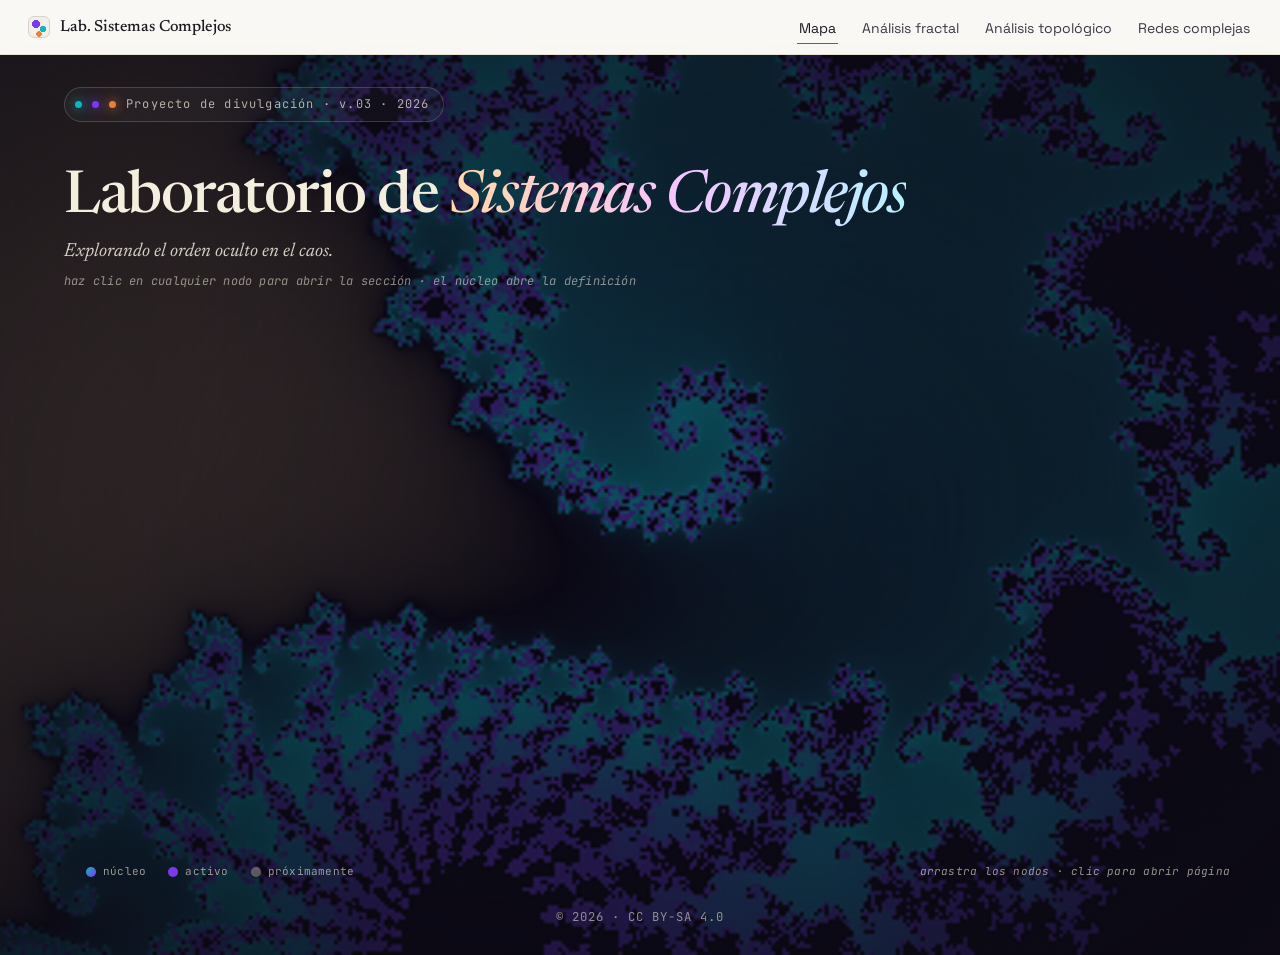
<file: index.html>
<!doctype html>
<html lang="es">
<head>
<meta charset="utf-8">
<meta name="viewport" content="width=device-width, initial-scale=1">
<title>Laboratorio de Sistemas Complejos · Explorando el orden oculto en el caos</title>
<link rel="preconnect" href="https://fonts.googleapis.com">
<link rel="preconnect" href="https://fonts.gstatic.com" crossorigin>
<link href="https://fonts.googleapis.com/css2?family=Newsreader:ital,opsz,wght@0,6..72,400;0,6..72,500;0,6..72,600;1,6..72,400;1,6..72,500&family=Space+Grotesk:wght@400;500;600;700&family=JetBrains+Mono:wght@400;500;600&display=swap" rel="stylesheet">
<link rel="stylesheet" href="css/style.css">
</head>
<body>

<!-- ============================================================
     NAV — sticky top (shared across all pages)
============================================================ -->
<nav class="nav" id="nav">
  <div class="nav__inner">
    <a class="nav__brand" href="index.html">
      <span class="nav__logo" aria-hidden="true"></span>
      <span class="nav__brand-text">Lab. Sistemas Complejos</span>
    </a>
    <ul class="nav__links">
      <li><a class="is-current" href="index.html">Mapa</a></li>
      <li><a href="fractal.html">Análisis fractal</a></li>
      <li><a href="topologia.html">Análisis topológico</a></li>
      <li><a href="redes.html">Redes complejas</a></li>
    </ul>
    <div class="nav__progress" id="navProgress"></div>
  </div>
</nav>

<!-- ============================================================
     HERO — full-bleed concept map
============================================================ -->
<header class="hero hero--map hero--full" id="hero">
  <canvas id="heroCanvas" class="hero__canvas" aria-hidden="true"></canvas>
  <div class="hero__veil hero__veil--map"></div>
  <div class="hero__grain"></div>

  <div class="hero__head">
    <div class="hero__eyebrow">
      <span class="dot dot--cyan"></span>
      <span class="dot dot--violet"></span>
      <span class="dot dot--orange"></span>
      <span>Proyecto de divulgación · v.03 · 2026</span>
    </div>

    <h1 class="hero__title hero__title--compact">
      Laboratorio de <em>Sistemas Complejos</em>
    </h1>

    <p class="hero__sub">Explorando el orden oculto en el caos.</p>
    <p class="hero__hint mono mono--light">
      haz clic en cualquier nodo para abrir la sección · el núcleo abre la definición
    </p>
  </div>

  <div class="hero__map-wrap">
    <svg id="mapSvg" class="hero__map" aria-label="mapa conceptual del laboratorio"></svg>
    <div class="map__legend mono">
      <span class="map__legend-item"><i class="map__swatch map__swatch--core"></i>núcleo</span>
      <span class="map__legend-item"><i class="map__swatch map__swatch--active"></i>activo</span>
      <span class="map__legend-item"><i class="map__swatch map__swatch--lock"></i>próximamente</span>
      <span class="map__legend-hint">arrastra los nodos · clic para abrir página</span>
    </div>
    <div class="map__tooltip" id="mapTooltip" role="status" aria-live="polite"></div>
  </div>

  <div class="hero__foot">
    <span class="mono mono--dim mono--light">© 2026 · CC BY-SA 4.0</span>
  </div>
</header>

<!-- ============================================================
     MODAL — explicación de Sistemas Complejos
============================================================ -->
<div class="modal" id="modalSC" aria-hidden="true" role="dialog">
  <div class="modal__backdrop" data-close></div>
  <article class="modal__panel">
    <button class="modal__close" data-close aria-label="cerrar">×</button>
    <p class="modal__kicker mono mono--dim">núcleo · definición</p>
    <h2 class="modal__title">¿Qué es un <em>sistema complejo</em>?</h2>

    <p class="modal__lede">
      Un sistema complejo es un conjunto de muchas partes que interactúan
      entre sí siguiendo reglas locales — y del que emergen
      comportamientos globales que <em>ninguna parte por sí sola</em> podría
      producir.
    </p>

    <div class="modal__grid">
      <div class="modal__cell">
        <p class="mono mono--dim">señales</p>
        <ul class="modal__list">
          <li>Muchos componentes interactuando localmente</li>
          <li>Comportamiento emergente — no reducible a las partes</li>
          <li>No-linealidad: pequeñas causas, grandes efectos</li>
          <li>Adaptación o auto-organización</li>
          <li>Distribuciones de ley de potencia, no gaussianas</li>
          <li>Memoria de largo alcance y multiescala</li>
        </ul>
      </div>
      <div class="modal__cell">
        <p class="mono mono--dim">ejemplos</p>
        <ul class="modal__list">
          <li>Cerebro · 10¹¹ neuronas</li>
          <li>Ecosistemas, redes tróficas</li>
          <li>Clima, atmósfera, océanos</li>
          <li>Mercados financieros</li>
          <li>Internet, redes sociales</li>
          <li>Tráfico vehicular, multitudes</li>
          <li>Reacciones químicas oscilantes</li>
        </ul>
      </div>
    </div>

    <div class="modal__why">
      <p class="modal__why-title">¿Por qué estudiarlos?</p>
      <p>
        Porque las herramientas clásicas — ecuaciones diferenciales lineales,
        estadística gaussiana, separación de escalas — fallan. Necesitamos
        un lenguaje distinto: <strong>fractales</strong> para describir la
        rugosidad multiescala, <strong>topología</strong> para describir la
        forma de los datos sin métrica privilegiada, y <strong>redes</strong>
        para describir la arquitectura de las interacciones.
      </p>
      <p class="modal__why-paths">
        Tres caminos, un mismo objetivo:
        <a href="fractal.html">análisis fractal →</a>
        <a href="topologia.html">análisis topológico →</a>
        <a href="redes.html">redes complejas →</a>
      </p>
    </div>
  </article>
</div>

<!-- ============================================================
     SCRIPTS
============================================================ -->
<script src="https://d3js.org/d3.v7.min.js"></script>
<script src="js/hero.js"></script>
<script src="js/conceptmap.js"></script>
<script src="js/main.js"></script>

</body>
</html>
</file>
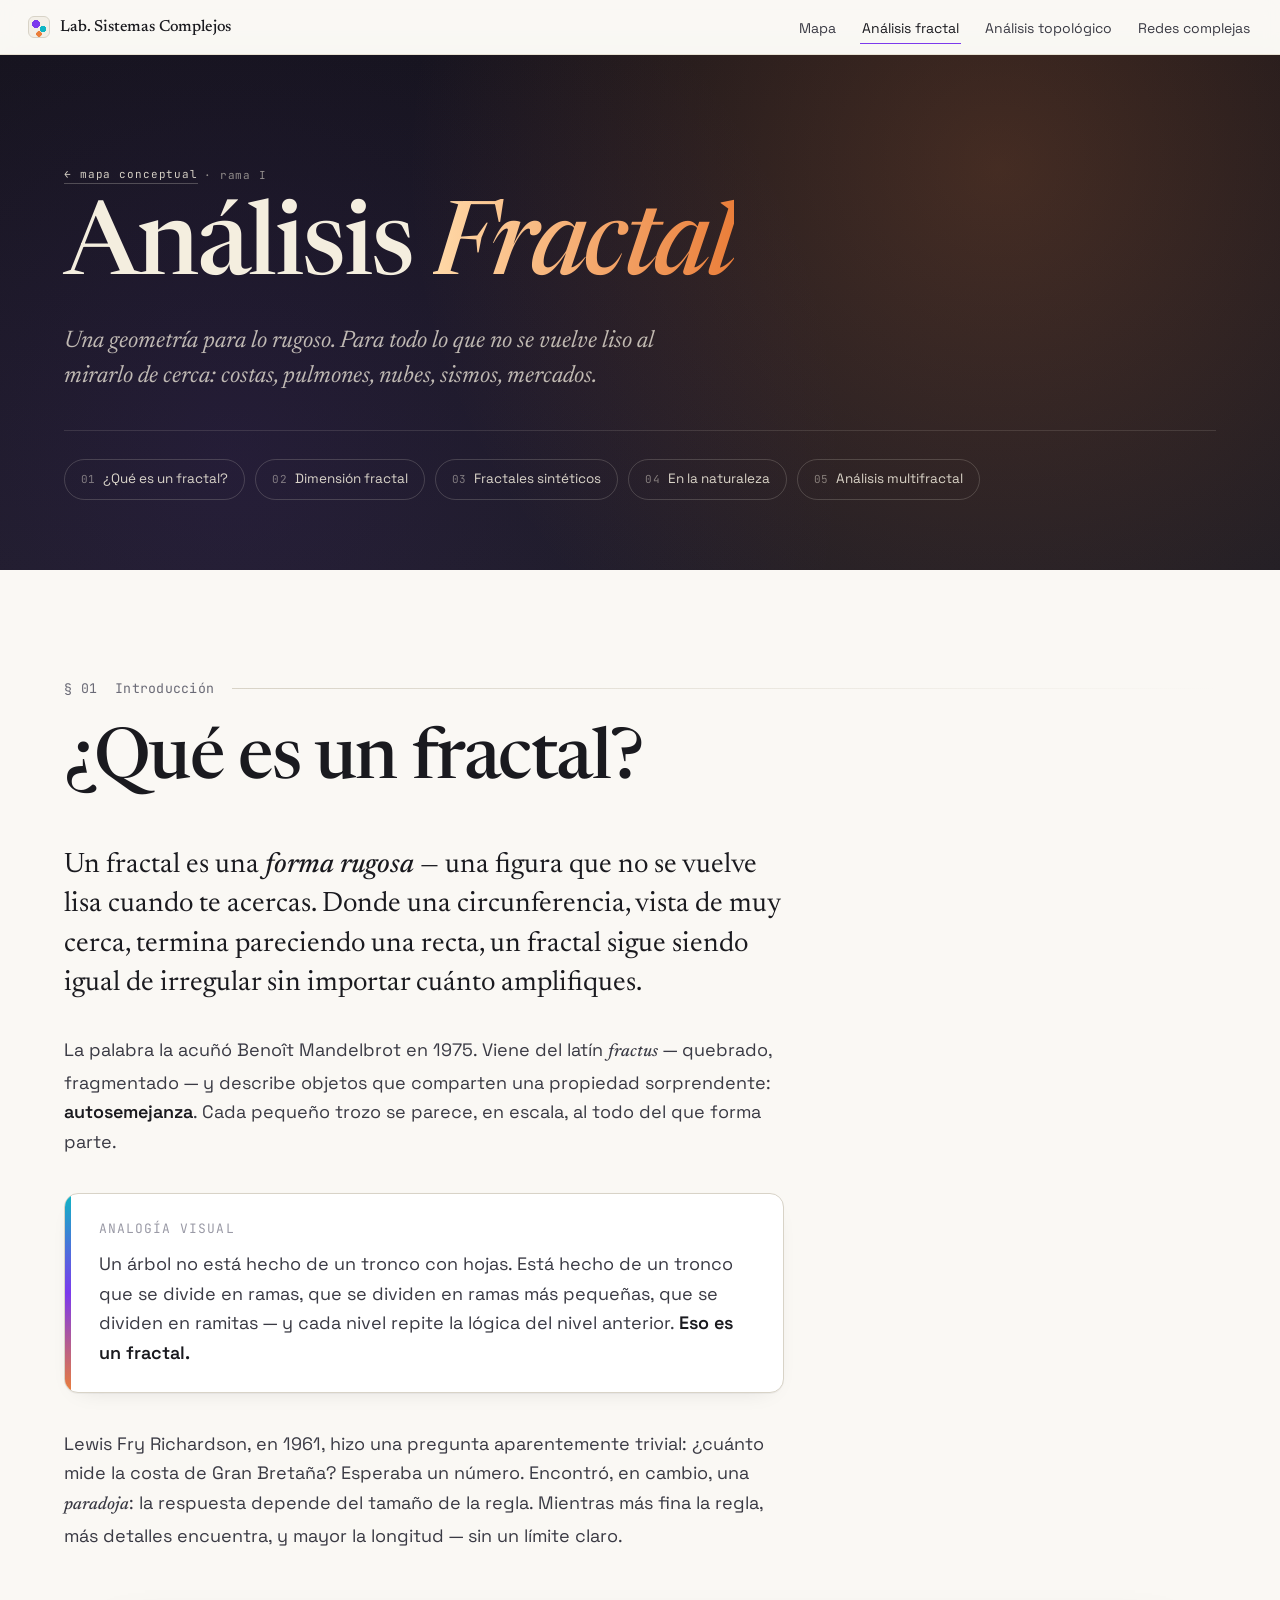
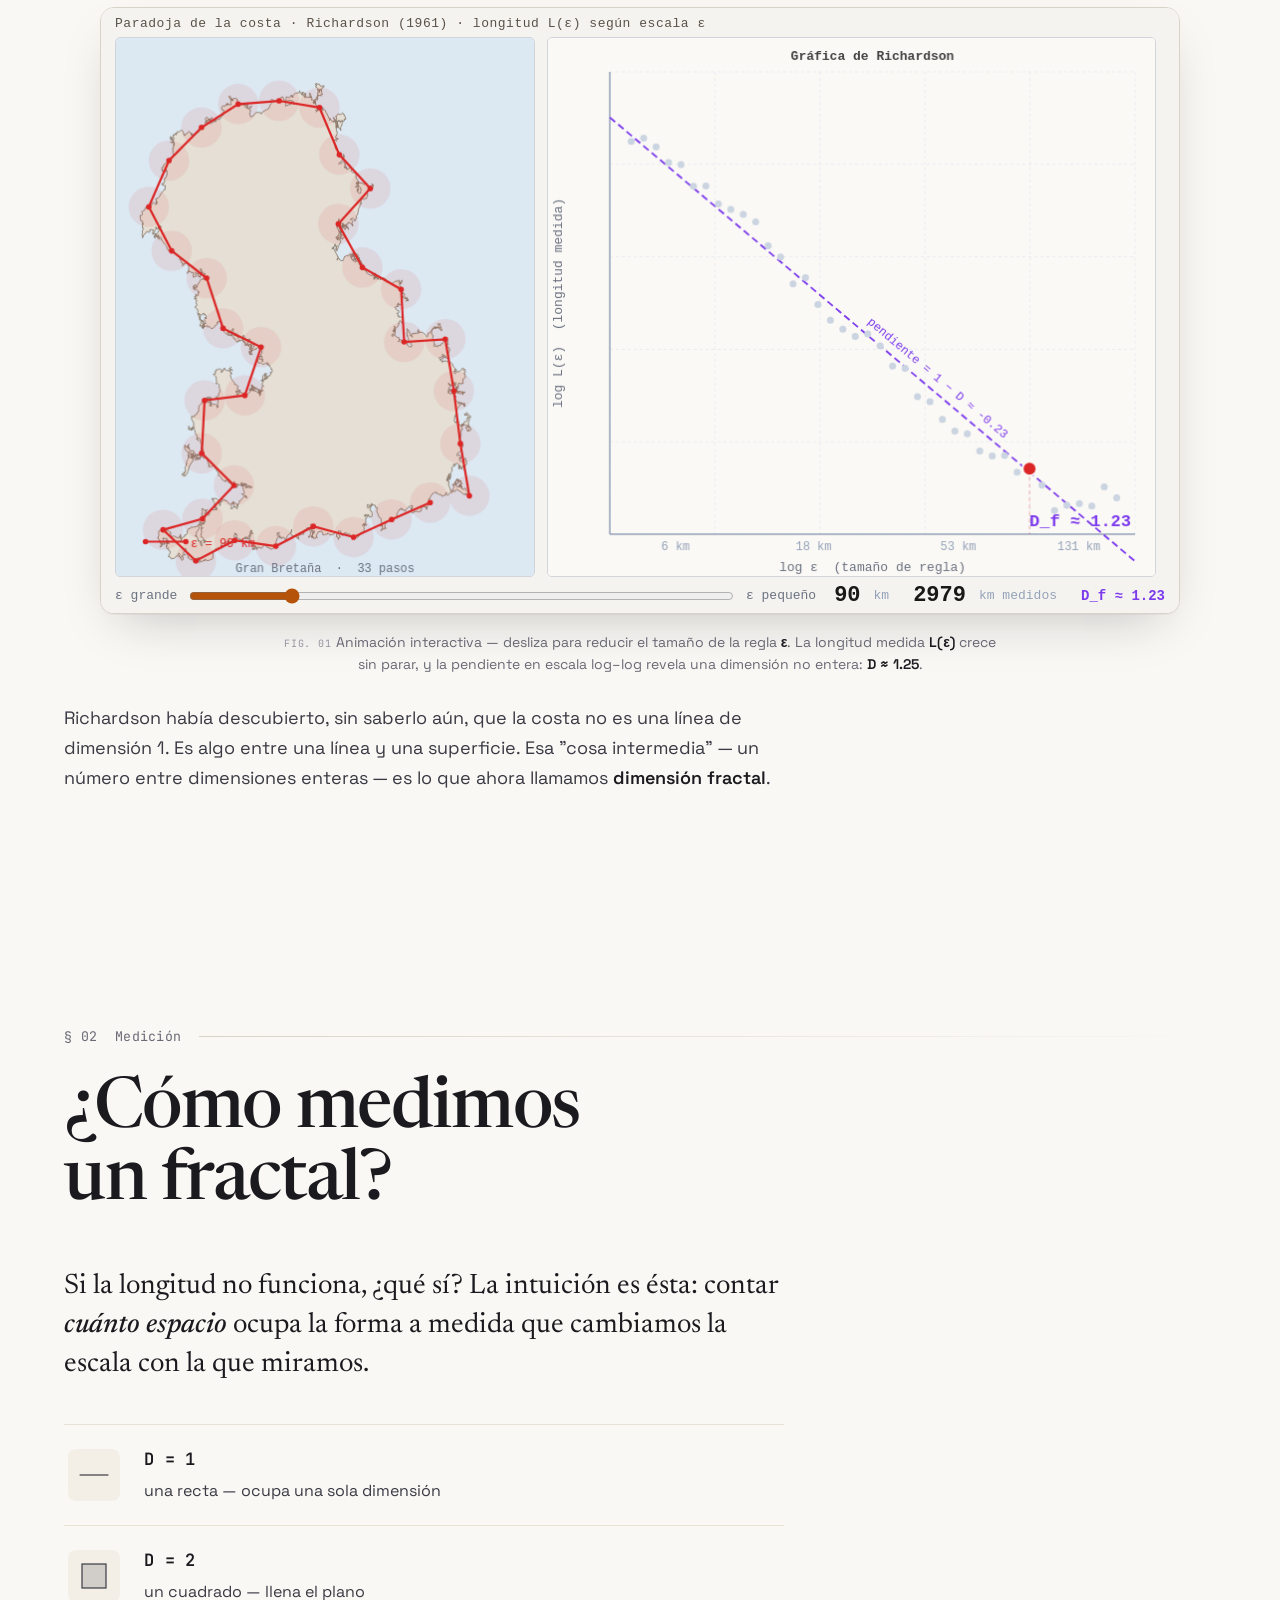
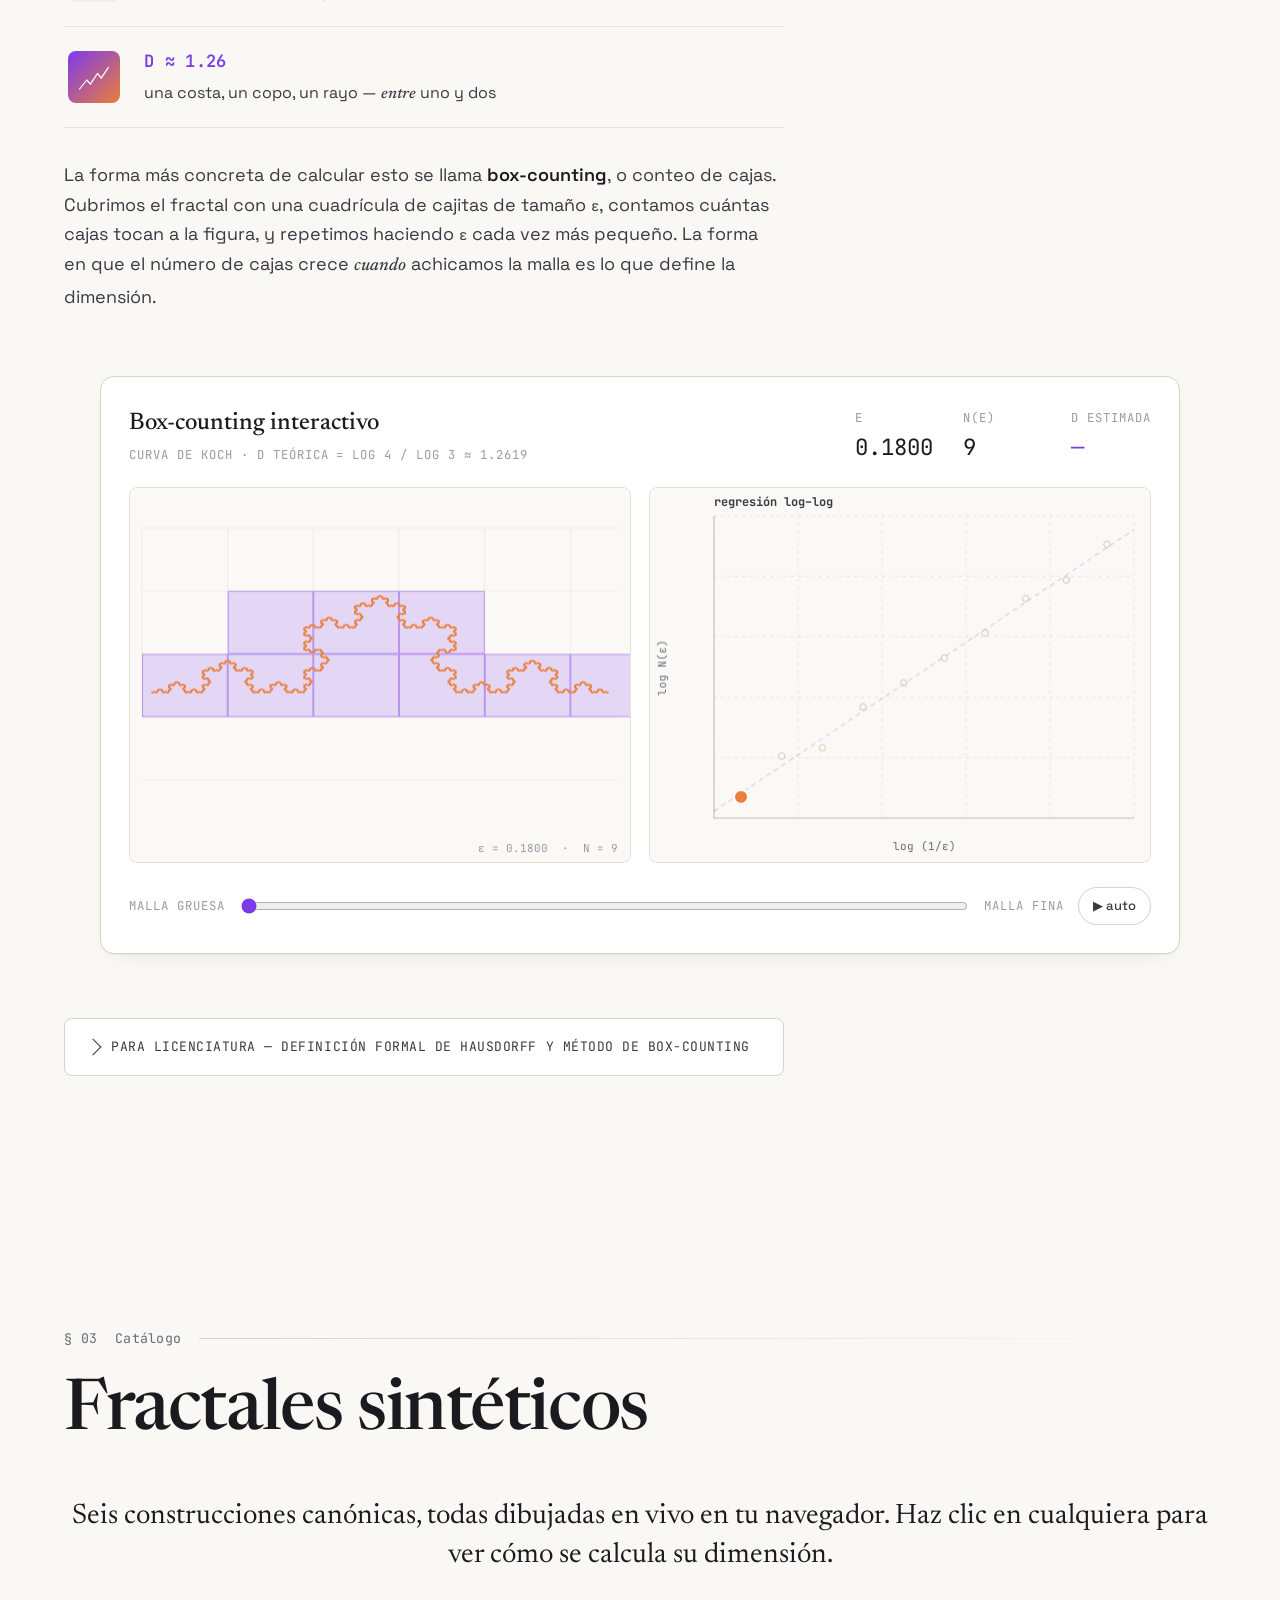
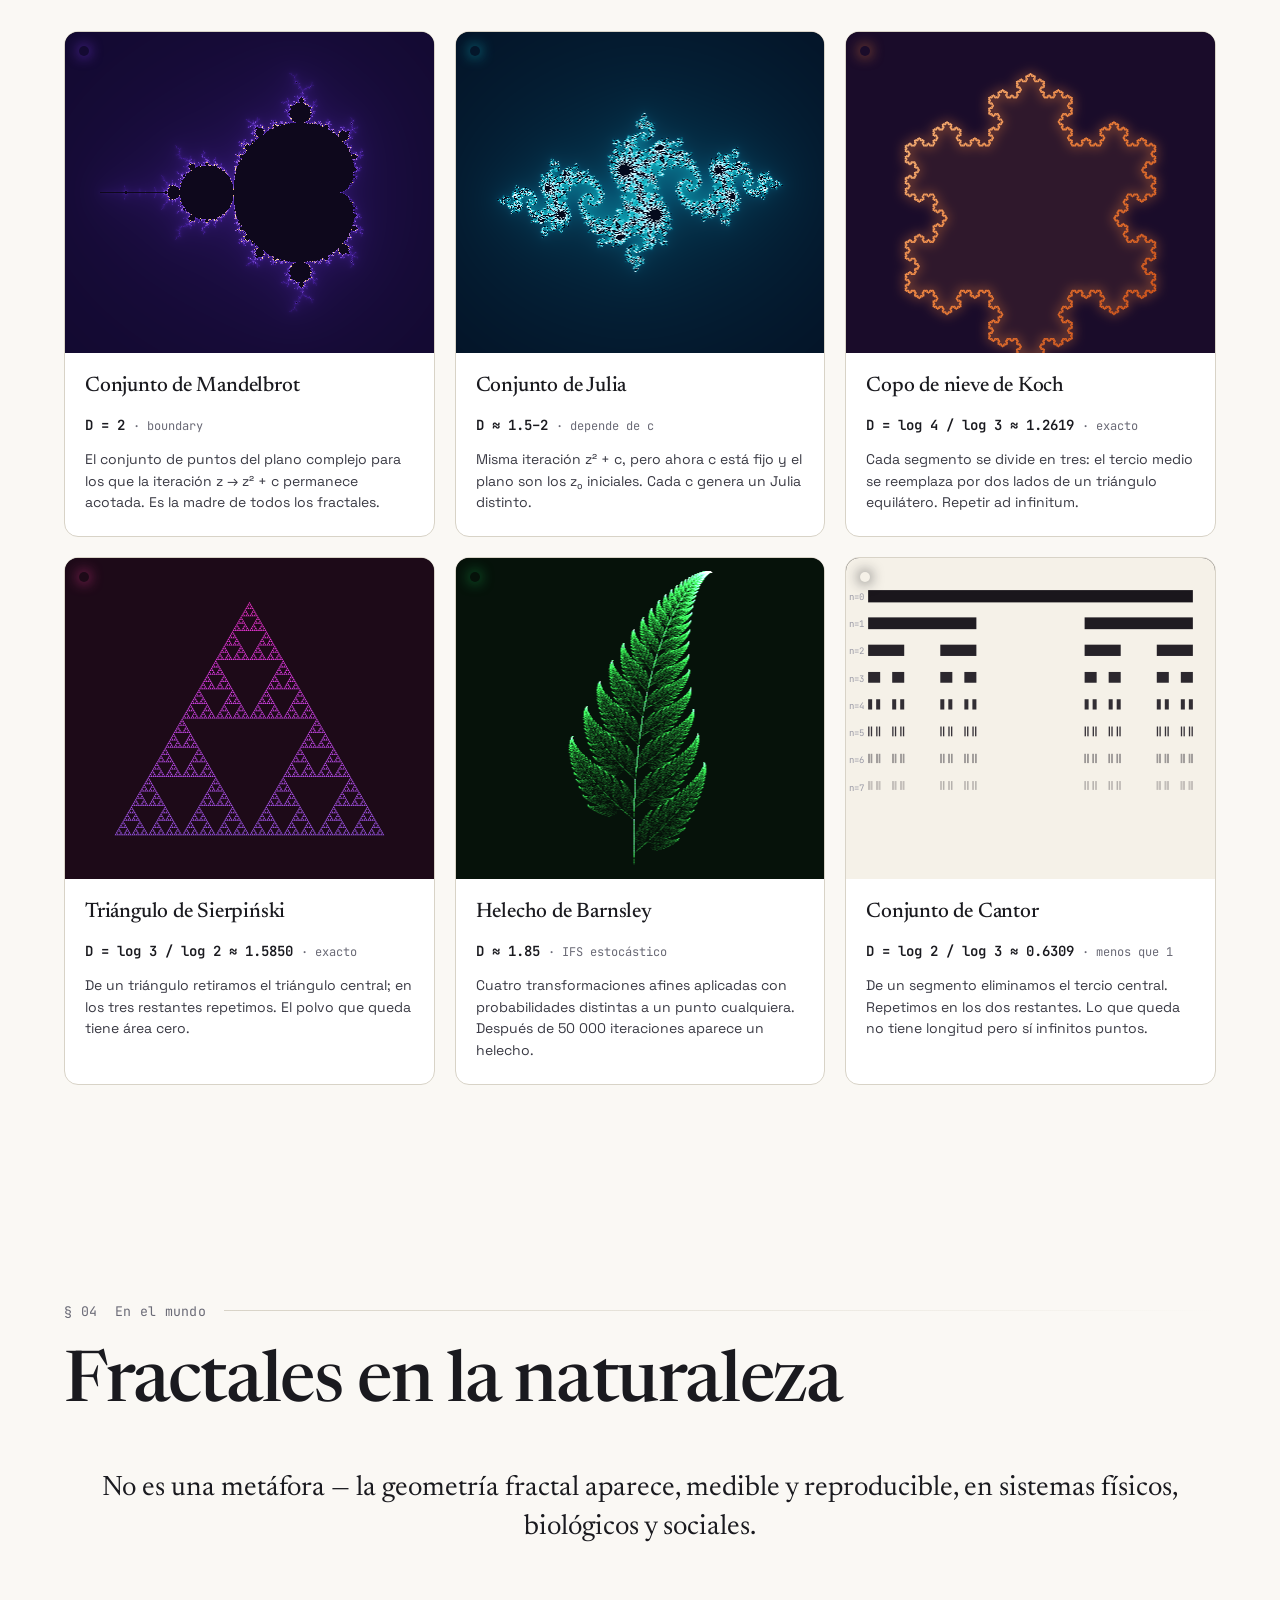
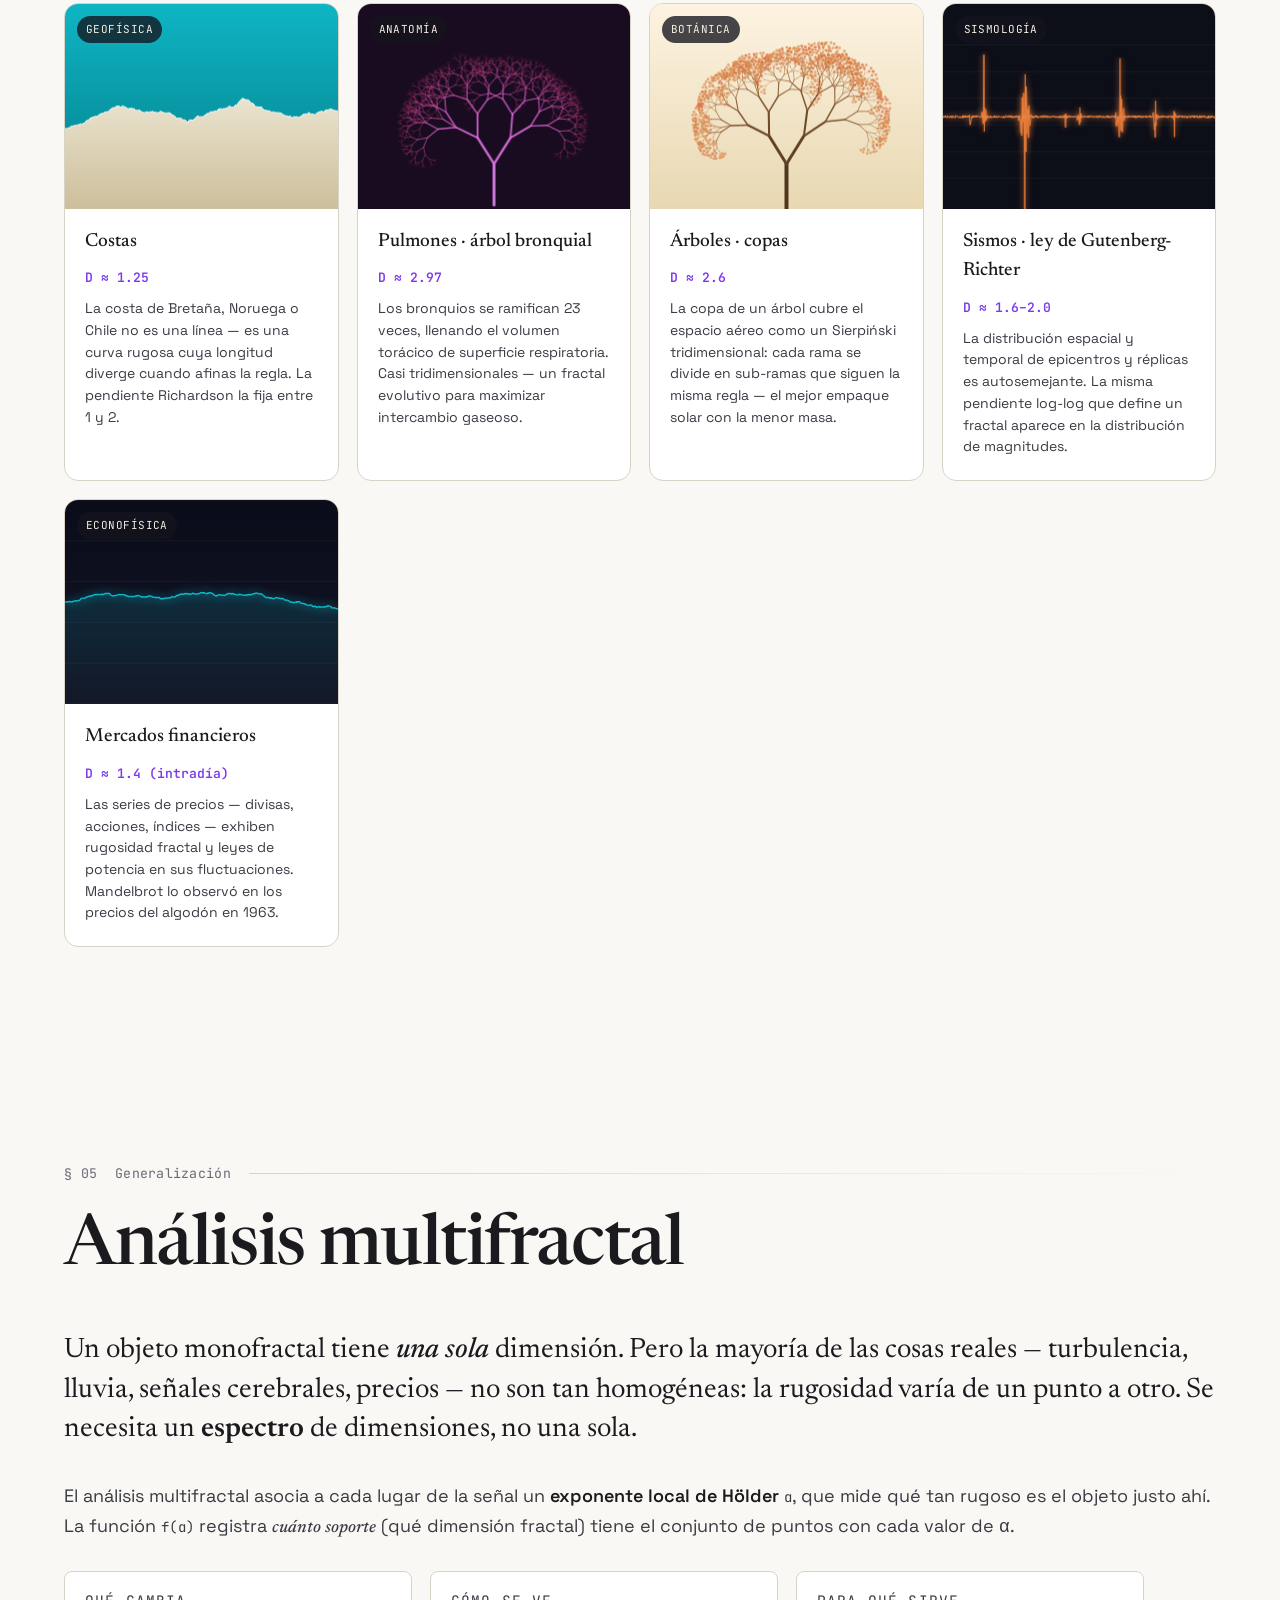
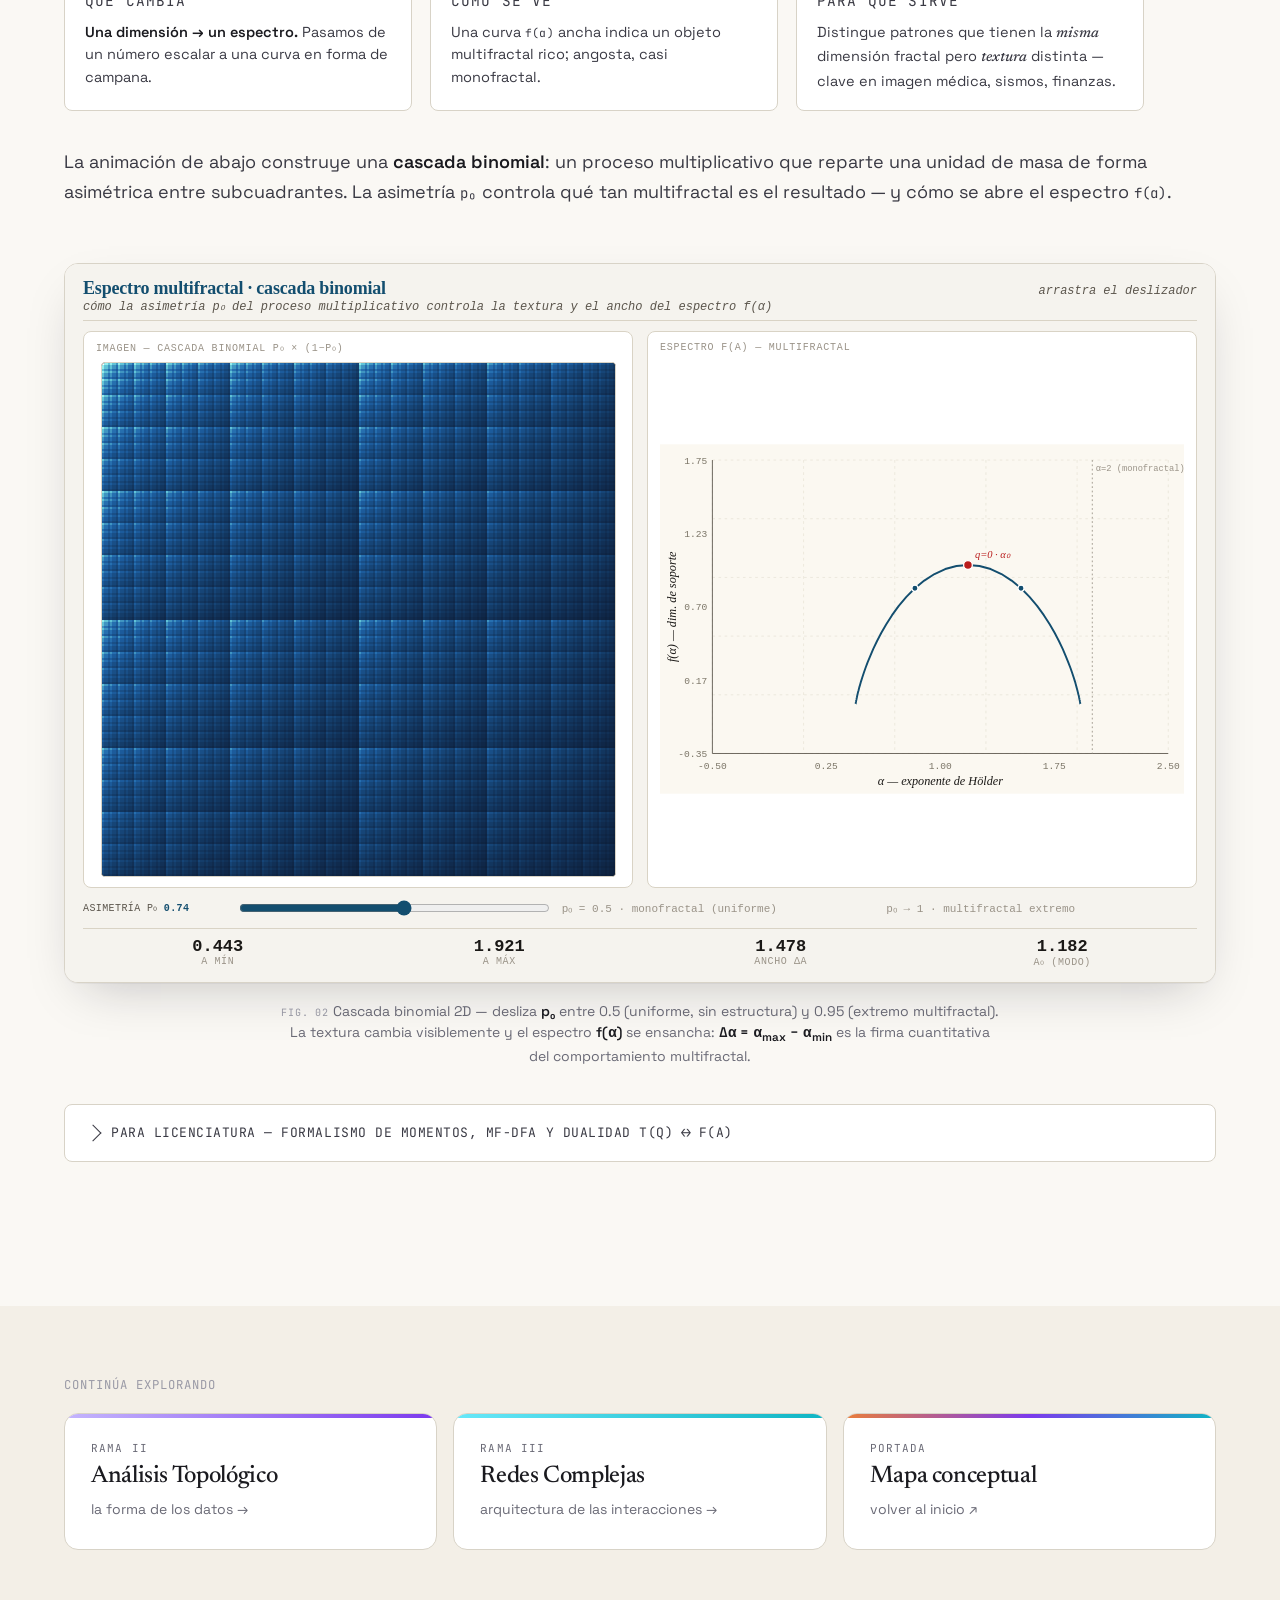
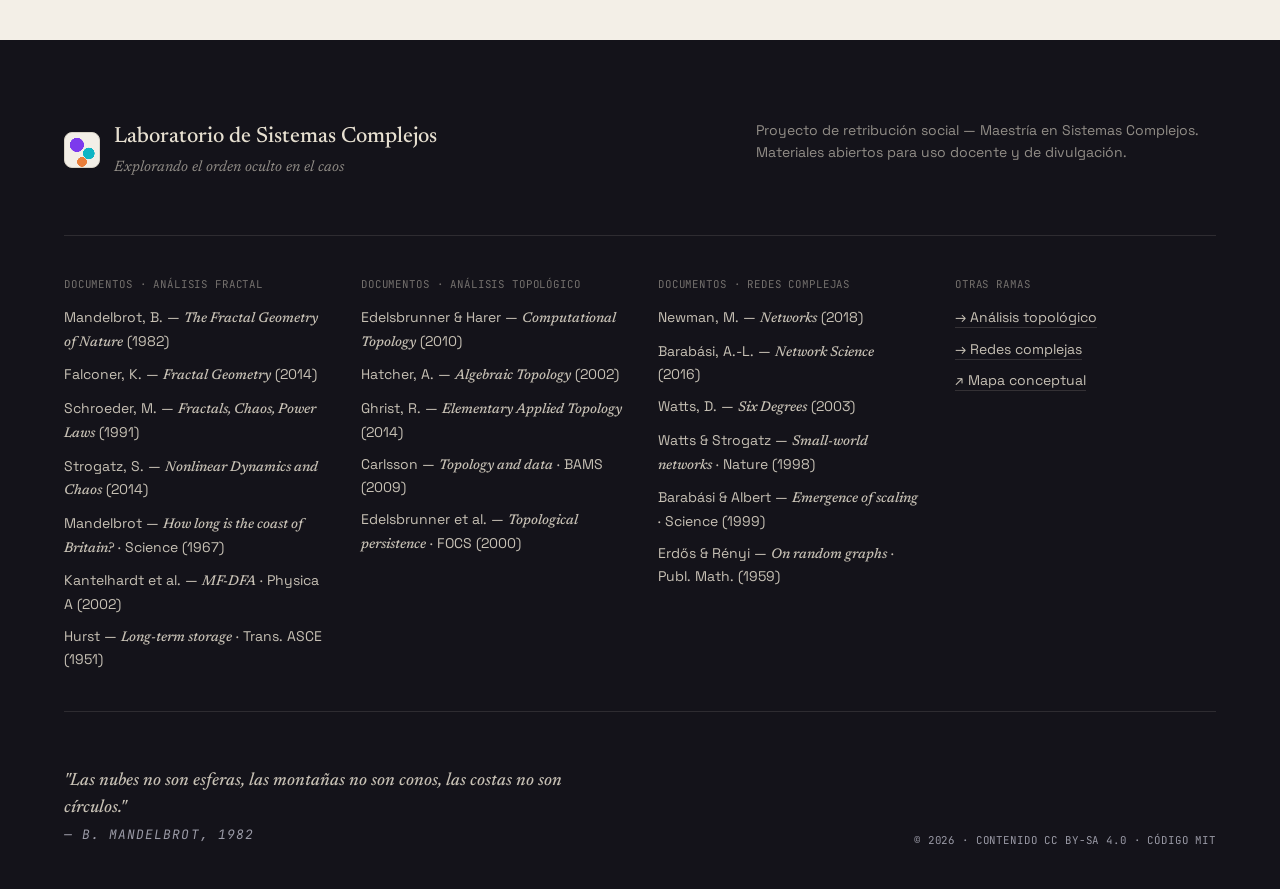
<file: fractal.html>
<!doctype html>
<html lang="es">
<head>
<meta charset="utf-8">
<meta name="viewport" content="width=device-width, initial-scale=1">
<title>Análisis Fractal · Laboratorio de Sistemas Complejos</title>
<link rel="preconnect" href="https://fonts.googleapis.com">
<link rel="preconnect" href="https://fonts.gstatic.com" crossorigin>
<link href="https://fonts.googleapis.com/css2?family=Newsreader:ital,opsz,wght@0,6..72,400;0,6..72,500;0,6..72,600;1,6..72,400;1,6..72,500&family=Space+Grotesk:wght@400;500;600;700&family=JetBrains+Mono:wght@400;500;600&display=swap" rel="stylesheet">
<link rel="stylesheet" href="css/style.css">
</head>
<body>

<!-- ============================================================
     NAV — sticky top (shared)
============================================================ -->
<nav class="nav" id="nav">
  <div class="nav__inner">
    <a class="nav__brand" href="index.html">
      <span class="nav__logo" aria-hidden="true"></span>
      <span class="nav__brand-text">Lab. Sistemas Complejos</span>
    </a>
    <ul class="nav__links">
      <li><a href="index.html">Mapa</a></li>
      <li><a class="is-current" href="fractal.html">Análisis fractal</a></li>
      <li><a href="topologia.html">Análisis topológico</a></li>
      <li><a href="redes.html">Redes complejas</a></li>
    </ul>
    <div class="nav__progress" id="navProgress"></div>
  </div>
</nav>

<!-- ============================================================
     BRANCH HEADER — orange (fractal)
============================================================ -->
<header class="branch-hero branch-hero--fractal">
  <div class="branch-hero__inner">
    <p class="branch-hero__crumb mono">
      <a href="index.html">← mapa conceptual</a> · rama I
    </p>
    <h1 class="branch-hero__title">Análisis <em>Fractal</em></h1>
    <p class="branch-hero__sub">
      Una geometría para lo rugoso. Para todo lo que no se vuelve liso al
      mirarlo de cerca: costas, pulmones, nubes, sismos, mercados.
    </p>
    <ul class="branch-hero__toc">
      <li><a href="#fractales"><span class="mono">01</span> ¿Qué es un fractal?</a></li>
      <li><a href="#dimension"><span class="mono">02</span> Dimensión fractal</a></li>
      <li><a href="#galeria"><span class="mono">03</span> Fractales sintéticos</a></li>
      <li><a href="#naturaleza"><span class="mono">04</span> En la naturaleza</a></li>
      <li><a href="#multifractal"><span class="mono">05</span> Análisis multifractal</a></li>
    </ul>
  </div>
</header>

<main>

<!-- ============================================================
     01 · INTRO
============================================================ -->
<section class="section section--intro" id="fractales">
  <div class="section__head">
    <span class="section__index mono">§ 01</span>
    <span class="section__kicker mono">Introducción</span>
  </div>

  <h2 class="section__title">¿Qué es un fractal?</h2>

  <div class="prose">
    <p class="prose__lede">
      Un fractal es una <em>forma rugosa</em> — una figura que no se vuelve
      lisa cuando te acercas. Donde una circunferencia, vista de muy cerca,
      termina pareciendo una recta, un fractal sigue siendo igual de irregular
      sin importar cuánto amplifiques.
    </p>

    <p>
      La palabra la acuñó Benoît Mandelbrot en 1975. Viene del latín
      <em>fractus</em> — quebrado, fragmentado — y describe objetos que comparten
      una propiedad sorprendente: <strong>autosemejanza</strong>. Cada pequeño
      trozo se parece, en escala, al todo del que forma parte.
    </p>

    <figure class="callout callout--analogy">
      <div class="callout__strip"></div>
      <div class="callout__body">
        <p class="mono mono--dim">analogía visual</p>
        <p>
          Un árbol no está hecho de un tronco con hojas. Está hecho de
          un tronco que se divide en ramas, que se dividen en ramas
          más pequeñas, que se dividen en ramitas — y cada nivel
          repite la lógica del nivel anterior. <strong>Eso es un fractal.</strong>
        </p>
      </div>
    </figure>

    <p>
      Lewis Fry Richardson, en 1961, hizo una pregunta aparentemente trivial:
      ¿cuánto mide la costa de Gran Bretaña? Esperaba un número. Encontró,
      en cambio, una <em>paradoja</em>: la respuesta depende del tamaño de la
      regla. Mientras más fina la regla, más detalles encuentra, y mayor
      la longitud — sin un límite claro.
    </p>
  </div>

  <figure class="embed">
    <div class="embed__frame embed__frame--coast">
      <iframe
        src="anim/costa_bretana.html"
        title="Animación: paradoja de la costa de Bretaña (Richardson, 1961)"
        loading="lazy"
        scrolling="no"
      ></iframe>
    </div>
    <figcaption class="embed__caption">
      <span class="mono mono--dim">fig. 01</span>
      Animación interactiva — desliza para reducir el tamaño de la regla
      <strong>ε</strong>. La longitud medida <strong>L(ε)</strong> crece
      sin parar, y la pendiente en escala log–log revela una dimensión
      no entera: <strong>D ≈ 1.25</strong>.
    </figcaption>
  </figure>

  <div class="prose">
    <p>
      Richardson había descubierto, sin saberlo aún, que la costa no es una
      línea de dimensión 1. Es algo entre una línea y una superficie. Esa
      "cosa intermedia" — un número entre dimensiones enteras — es lo que
      ahora llamamos <strong>dimensión fractal</strong>.
    </p>
  </div>
</section>

<!-- ============================================================
     02 · DIMENSIÓN
============================================================ -->
<section class="section section--dim" id="dimension">
  <div class="section__head">
    <span class="section__index mono">§ 02</span>
    <span class="section__kicker mono">Medición</span>
  </div>

  <h2 class="section__title">¿Cómo medimos un fractal?</h2>

  <div class="prose">
    <p class="prose__lede">
      Si la longitud no funciona, ¿qué sí? La intuición es ésta:
      contar <em>cuánto espacio</em> ocupa la forma a medida que
      cambiamos la escala con la que miramos.
    </p>

    <div class="dim-intuition">
      <div class="dim-row">
        <div class="dim-row__icon">
          <svg viewBox="0 0 60 60" aria-hidden="true">
            <line x1="6" y1="30" x2="54" y2="30" stroke="currentColor" stroke-width="2"></line>
          </svg>
        </div>
        <div>
          <span class="dim-row__val mono">D = 1</span>
          <span class="dim-row__lbl">una recta — ocupa una sola dimensión</span>
        </div>
      </div>
      <div class="dim-row">
        <div class="dim-row__icon">
          <svg viewBox="0 0 60 60" aria-hidden="true">
            <rect x="10" y="10" width="40" height="40" fill="currentColor" opacity="0.18"></rect>
            <rect x="10" y="10" width="40" height="40" fill="none" stroke="currentColor" stroke-width="2"></rect>
          </svg>
        </div>
        <div>
          <span class="dim-row__val mono">D = 2</span>
          <span class="dim-row__lbl">un cuadrado — llena el plano</span>
        </div>
      </div>
      <div class="dim-row dim-row--accent">
        <div class="dim-row__icon">
          <svg viewBox="0 0 60 60" aria-hidden="true">
            <path d="M6 50 L18 35 L24 42 L36 24 L42 32 L54 14"
                  fill="none" stroke="currentColor" stroke-width="2"
                  stroke-linejoin="round" stroke-linecap="round"></path>
          </svg>
        </div>
        <div>
          <span class="dim-row__val mono">D ≈ 1.26</span>
          <span class="dim-row__lbl">una costa, un copo, un rayo — <em>entre</em> uno y dos</span>
        </div>
      </div>
    </div>

    <p>
      La forma más concreta de calcular esto se llama
      <strong>box-counting</strong>, o conteo de cajas. Cubrimos el fractal
      con una cuadrícula de cajitas de tamaño <span class="mono">ε</span>,
      contamos cuántas cajas tocan a la figura, y repetimos haciendo
      <span class="mono">ε</span> cada vez más pequeño. La forma en que
      el número de cajas crece <em>cuando</em> achicamos la malla
      es lo que define la dimensión.
    </p>
  </div>

  <div class="bc">
    <div class="bc__head">
      <div>
        <p class="bc__title">Box-counting interactivo</p>
        <p class="bc__sub mono mono--dim">curva de Koch · D teórica = log 4 / log 3 ≈ 1.2619</p>
      </div>
      <div class="bc__readout">
        <div class="bc__readout-block">
          <span class="mono mono--dim">ε</span>
          <span class="mono mono--big" id="bcEps">—</span>
        </div>
        <div class="bc__readout-block">
          <span class="mono mono--dim">N(ε)</span>
          <span class="mono mono--big" id="bcN">—</span>
        </div>
        <div class="bc__readout-block bc__readout-block--accent">
          <span class="mono mono--dim">D estimada</span>
          <span class="mono mono--big" id="bcD">—</span>
        </div>
      </div>
    </div>

    <div class="bc__panels">
      <div class="bc__panel"><canvas id="bcCanvas"></canvas></div>
      <div class="bc__panel"><canvas id="bcPlot"></canvas></div>
    </div>

    <div class="bc__controls">
      <span class="mono mono--dim">malla gruesa</span>
      <input type="range" id="bcSlider" min="0" max="9" step="1" value="0" aria-label="tamaño de la malla">
      <span class="mono mono--dim">malla fina</span>
      <button class="btn btn--ghost btn--sm" id="bcAuto" type="button">▶ auto</button>
    </div>
  </div>

  <details class="formal">
    <summary class="formal__summary">
      <span class="formal__chev" aria-hidden="true"></span>
      <span>Para licenciatura — definición formal de Hausdorff y método de box-counting</span>
    </summary>
    <div class="formal__body">
      <p>
        La dimensión de Hausdorff se define usando coberturas: dado un conjunto
        <span class="mono">F ⊂ ℝⁿ</span>, consideramos coberturas de
        <span class="mono">F</span> por familias numerables de conjuntos
        <span class="mono">{Uᵢ}</span> con diámetro
        <span class="mono">|Uᵢ| ≤ δ</span>. Para cada <span class="mono">s ≥ 0</span>
        se define la medida exterior <span class="mono">s</span>-dimensional:
      </p>
      <p class="formal__eq mono">
        ℋ<sup>s</sup>(F) = lim<sub>δ→0</sub> inf { Σᵢ |Uᵢ|<sup>s</sup> : {Uᵢ} cubre F, |Uᵢ| ≤ δ }
      </p>
      <p>
        Existe un valor crítico de <span class="mono">s</span>, llamado
        <strong>dimensión de Hausdorff</strong>
        <span class="mono">dim<sub>H</sub> F</span>, donde
        <span class="mono">ℋ<sup>s</sup>(F)</span> salta de
        <span class="mono">∞</span> a <span class="mono">0</span>.
      </p>
      <p>
        En la práctica, esto rara vez se calcula directamente. Se usa la
        <strong>dimensión de box-counting</strong>, que coincide con
        Hausdorff para muchos fractales auto-semejantes. Si
        <span class="mono">N(ε)</span> es el número mínimo de cajas de lado
        <span class="mono">ε</span> necesarias para cubrir <span class="mono">F</span>:
      </p>
      <p class="formal__eq mono">
        dim<sub>B</sub> F = lim<sub>ε→0</sub> (log N(ε) / log (1/ε))
      </p>
      <p>
        Es decir: graficamos <span class="mono">log N(ε)</span> contra
        <span class="mono">log (1/ε)</span> y ajustamos una recta. La
        <em>pendiente</em> de esa recta es la dimensión estimada.
      </p>
      <p class="formal__ref mono mono--dim">
        ref. Falconer, K. — <em>Fractal Geometry</em>, Wiley (1990), cap. 2–3.
      </p>
    </div>
  </details>
</section>

<!-- ============================================================
     03 · GALERÍA
============================================================ -->
<section class="section section--gallery" id="galeria">
  <div class="section__head">
    <span class="section__index mono">§ 03</span>
    <span class="section__kicker mono">Catálogo</span>
  </div>

  <h2 class="section__title">Fractales sintéticos</h2>

  <p class="prose__lede prose__lede--centered">
    Seis construcciones canónicas, todas dibujadas en vivo en tu navegador.
    Haz clic en cualquiera para ver cómo se calcula su dimensión.
  </p>

  <div class="gallery" id="gallery"></div>
</section>

<!-- ============================================================
     04 · NATURALEZA
============================================================ -->
<section class="section section--nature" id="naturaleza">
  <div class="section__head">
    <span class="section__index mono">§ 04</span>
    <span class="section__kicker mono">En el mundo</span>
  </div>

  <h2 class="section__title">Fractales en la naturaleza</h2>

  <p class="prose__lede prose__lede--centered">
    No es una metáfora — la geometría fractal aparece, medible y reproducible,
    en sistemas físicos, biológicos y sociales.
  </p>

  <div class="nature" id="nature"></div>
</section>

<!-- ============================================================
     05 · MULTIFRACTAL
============================================================ -->
<section class="section section--multifractal" id="multifractal">
  <div class="section__head">
    <span class="section__index mono">§ 05</span>
    <span class="section__kicker mono">Generalización</span>
  </div>

  <h2 class="section__title">Análisis multifractal</h2>

  <div class="prose">
    <p class="prose__lede">
      Un objeto monofractal tiene <em>una sola</em> dimensión. Pero la
      mayoría de las cosas reales — turbulencia, lluvia, señales cerebrales,
      precios — no son tan homogéneas: la rugosidad varía de un punto a otro.
      Se necesita un <strong>espectro</strong> de dimensiones, no una sola.
    </p>

    <p>
      El análisis multifractal asocia a cada lugar de la señal un
      <strong>exponente local de Hölder</strong>
      <span class="mono">α</span>, que mide qué tan rugoso es el objeto
      justo ahí. La función <span class="mono">f(α)</span> registra
      <em>cuánto soporte</em> (qué dimensión fractal) tiene el conjunto de
      puntos con cada valor de α.
    </p>

    <div class="why-grid">
      <div class="why">
        <p class="mono mono--dim">qué cambia</p>
        <p><strong>Una dimensión → un espectro.</strong> Pasamos de un número escalar a una curva en forma de campana.</p>
      </div>
      <div class="why">
        <p class="mono mono--dim">cómo se ve</p>
        <p>Una curva <span class="mono">f(α)</span> ancha indica un objeto multifractal rico; angosta, casi monofractal.</p>
      </div>
      <div class="why">
        <p class="mono mono--dim">para qué sirve</p>
        <p>Distingue patrones que tienen la <em>misma</em> dimensión fractal pero <em>textura</em> distinta — clave en imagen médica, sismos, finanzas.</p>
      </div>
    </div>

    <p>
      La animación de abajo construye una <strong>cascada binomial</strong>:
      un proceso multiplicativo que reparte una unidad de masa de forma
      asimétrica entre subcuadrantes. La asimetría <span class="mono">p₀</span>
      controla qué tan multifractal es el resultado — y cómo se abre el
      espectro <span class="mono">f(α)</span>.
    </p>
  </div>

  <figure class="embed">
    <div class="embed__frame embed__frame--tall">
      <iframe
        src="anim/multifractal.html"
        title="Animación: cascada binomial y espectro multifractal f(α)"
        loading="lazy"
        scrolling="no"
      ></iframe>
    </div>
    <figcaption class="embed__caption">
      <span class="mono mono--dim">fig. 02</span>
      Cascada binomial 2D — desliza <strong>p₀</strong> entre 0.5 (uniforme,
      sin estructura) y 0.95 (extremo multifractal). La textura cambia
      visiblemente y el espectro <strong>f(α)</strong> se ensancha:
      <strong>Δα = α<sub>max</sub> − α<sub>min</sub></strong> es la firma
      cuantitativa del comportamiento multifractal.
    </figcaption>
  </figure>

  <details class="formal">
    <summary class="formal__summary">
      <span class="formal__chev" aria-hidden="true"></span>
      <span>Para licenciatura — formalismo de momentos, MF-DFA y dualidad τ(q) ↔ f(α)</span>
    </summary>
    <div class="formal__body">
      <p>
        Sea <span class="mono">μ</span> una medida de probabilidad sobre
        <span class="mono">[0,1]<sup>d</sup></span>. Cubrimos el soporte con
        cajas de lado <span class="mono">ε</span> y definimos la función de
        partición:
      </p>
      <p class="formal__eq mono">
        Z(q, ε) = Σᵢ μᵢ(ε)<sup>q</sup>  ~  ε<sup>τ(q)</sup>
      </p>
      <p>
        Para una medida monofractal, <span class="mono">τ(q)</span> es lineal
        en <span class="mono">q</span>. Para un multifractal, es cóncava.
        El espectro singular se obtiene por <strong>transformada de
        Legendre</strong>:
      </p>
      <p class="formal__eq mono">
        α(q) = dτ/dq      ·      f(α) = q · α(q) − τ(q)
      </p>
      <p>
        Para una <strong>cascada binomial</strong> con pesos
        <span class="mono">(p₀, p₁ = 1 − p₀)</span> en 1D:
      </p>
      <p class="formal__eq mono">
        τ(q) = − log<sub>2</sub>(p₀<sup>q</sup> + p₁<sup>q</sup>)
      </p>
      <p>
        En señales temporales no estacionarias se usa
        <strong>MF-DFA</strong> (Multifractal Detrended Fluctuation Analysis,
        Kantelhardt et al. 2002): se eliminan tendencias polinomiales por
        ventanas, se calcula la fluctuación
        <span class="mono">F<sub>q</sub>(s)</span> a escala
        <span class="mono">s</span>, y se ajusta una ley de potencia
        <span class="mono">F<sub>q</sub>(s) ~ s<sup>h(q)</sup></span>.
        Luego <span class="mono">τ(q) = q·h(q) − 1</span>.
      </p>
      <p class="formal__ref mono mono--dim">
        ref. Kantelhardt, J. et al. — <em>Multifractal detrended fluctuation
        analysis of nonstationary time series</em>, Physica A (2002).
      </p>
    </div>
  </details>
</section>

<!-- ============================================================
     NEXT — siguiente rama
============================================================ -->
<section class="branch-next">
  <div class="branch-next__inner">
    <p class="mono mono--dim">continúa explorando</p>
    <div class="branch-next__cards">
      <a class="branch-next__card branch-next__card--violet" href="topologia.html">
        <span class="mono">rama II</span>
        <span class="branch-next__name">Análisis Topológico</span>
        <span class="branch-next__sub">la forma de los datos →</span>
      </a>
      <a class="branch-next__card branch-next__card--cyan" href="redes.html">
        <span class="mono">rama III</span>
        <span class="branch-next__name">Redes Complejas</span>
        <span class="branch-next__sub">arquitectura de las interacciones →</span>
      </a>
      <a class="branch-next__card branch-next__card--home" href="index.html">
        <span class="mono">portada</span>
        <span class="branch-next__name">Mapa conceptual</span>
        <span class="branch-next__sub">volver al inicio ↗</span>
      </a>
    </div>
  </div>
</section>

</main>

<!-- ============================================================
     FOOTER (shared)
============================================================ -->
<footer class="foot">
  <div class="foot__top">
    <div class="foot__brand">
      <span class="nav__logo nav__logo--lg" aria-hidden="true"></span>
      <div>
        <p class="foot__name">Laboratorio de Sistemas Complejos</p>
        <p class="foot__tag">Explorando el orden oculto en el caos</p>
      </div>
    </div>
    <p class="foot__credit">
      Proyecto de retribución social — Maestría en Sistemas Complejos.
      Materiales abiertos para uso docente y de divulgación.
    </p>
  </div>

  <div class="foot__grid">
    <div class="foot__col">
      <p class="foot__col-title mono mono--dim">Documentos · análisis fractal</p>
      <ul class="foot__list">
        <li>Mandelbrot, B. — <em>The Fractal Geometry of Nature</em> (1982)</li>
        <li>Falconer, K. — <em>Fractal Geometry</em> (2014)</li>
        <li>Schroeder, M. — <em>Fractals, Chaos, Power Laws</em> (1991)</li>
        <li>Strogatz, S. — <em>Nonlinear Dynamics and Chaos</em> (2014)</li>
        <li>Mandelbrot — <em>How long is the coast of Britain?</em> · Science (1967)</li>
        <li>Kantelhardt et al. — <em>MF-DFA</em> · Physica A (2002)</li>
        <li>Hurst — <em>Long-term storage</em> · Trans. ASCE (1951)</li>
      </ul>
    </div>
    <div class="foot__col">
      <p class="foot__col-title mono mono--dim">Documentos · análisis topológico</p>
      <ul class="foot__list">
        <li>Edelsbrunner &amp; Harer — <em>Computational Topology</em> (2010)</li>
        <li>Hatcher, A. — <em>Algebraic Topology</em> (2002)</li>
        <li>Ghrist, R. — <em>Elementary Applied Topology</em> (2014)</li>
        <li>Carlsson — <em>Topology and data</em> · BAMS (2009)</li>
        <li>Edelsbrunner et al. — <em>Topological persistence</em> · FOCS (2000)</li>
      </ul>
    </div>
    <div class="foot__col">
      <p class="foot__col-title mono mono--dim">Documentos · redes complejas</p>
      <ul class="foot__list">
        <li>Newman, M. — <em>Networks</em> (2018)</li>
        <li>Barabási, A.-L. — <em>Network Science</em> (2016)</li>
        <li>Watts, D. — <em>Six Degrees</em> (2003)</li>
        <li>Watts &amp; Strogatz — <em>Small-world networks</em> · Nature (1998)</li>
        <li>Barabási &amp; Albert — <em>Emergence of scaling</em> · Science (1999)</li>
        <li>Erdős &amp; Rényi — <em>On random graphs</em> · Publ. Math. (1959)</li>
      </ul>
    </div>
    <div class="foot__col">
      <p class="foot__col-title mono mono--dim">Otras ramas</p>
      <ul class="foot__list">
        <li><a href="topologia.html" class="foot__link">→ Análisis topológico</a></li>
        <li><a href="redes.html" class="foot__link">→ Redes complejas</a></li>
        <li><a href="index.html" class="foot__link">↗ Mapa conceptual</a></li>
      </ul>
    </div>
  </div>

  <div class="foot__bottom">
    <p class="foot__quote">
      <em>"Las nubes no son esferas, las montañas no son conos, las costas no son
      círculos."</em><br>
      <span class="mono mono--dim">— B. Mandelbrot, 1982</span>
    </p>
    <p class="foot__copy mono mono--dim">
      © 2026 · contenido CC&nbsp;BY-SA&nbsp;4.0 · código MIT
    </p>
  </div>
</footer>

<!-- ============================================================
     SCRIPTS
============================================================ -->
<script src="js/fractals.js"></script>
<script src="js/boxcounting.js"></script>
<script src="js/nature.js"></script>
<script src="js/main.js"></script>

</body>
</html>
</file>
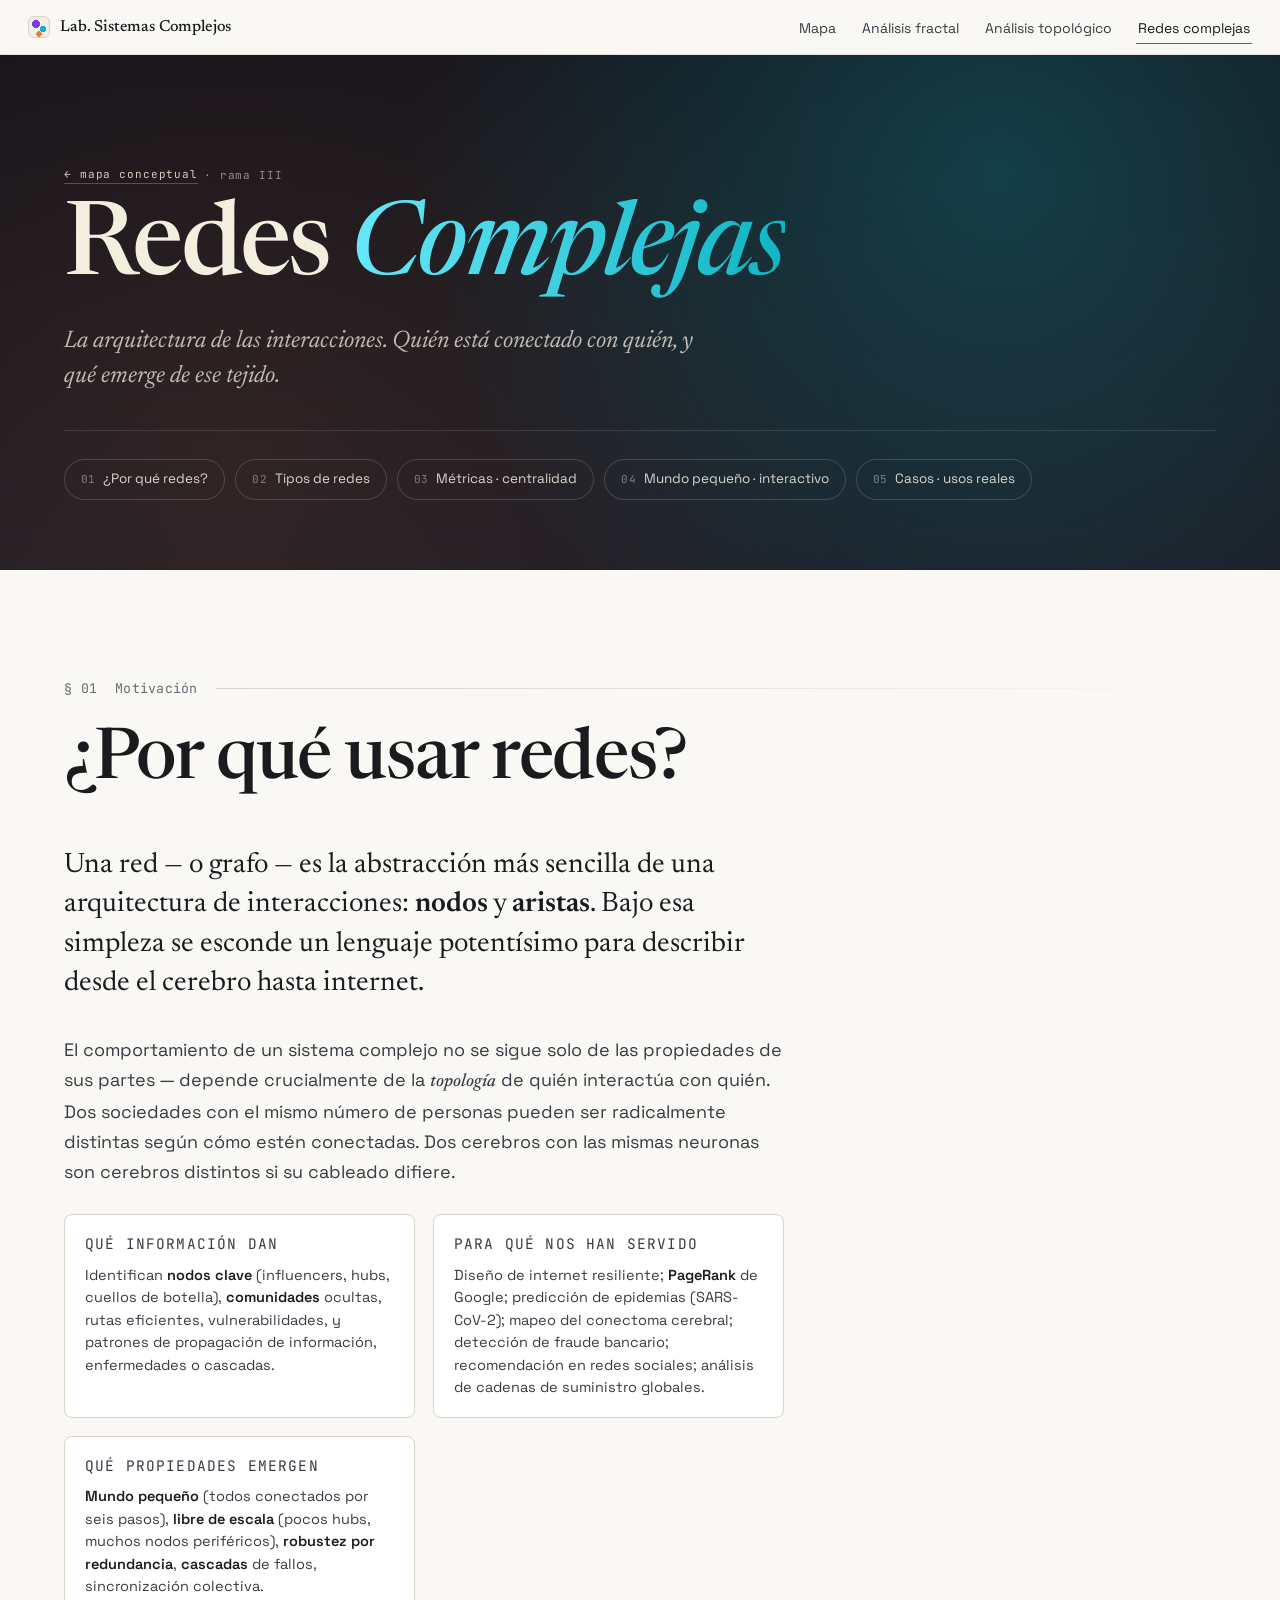
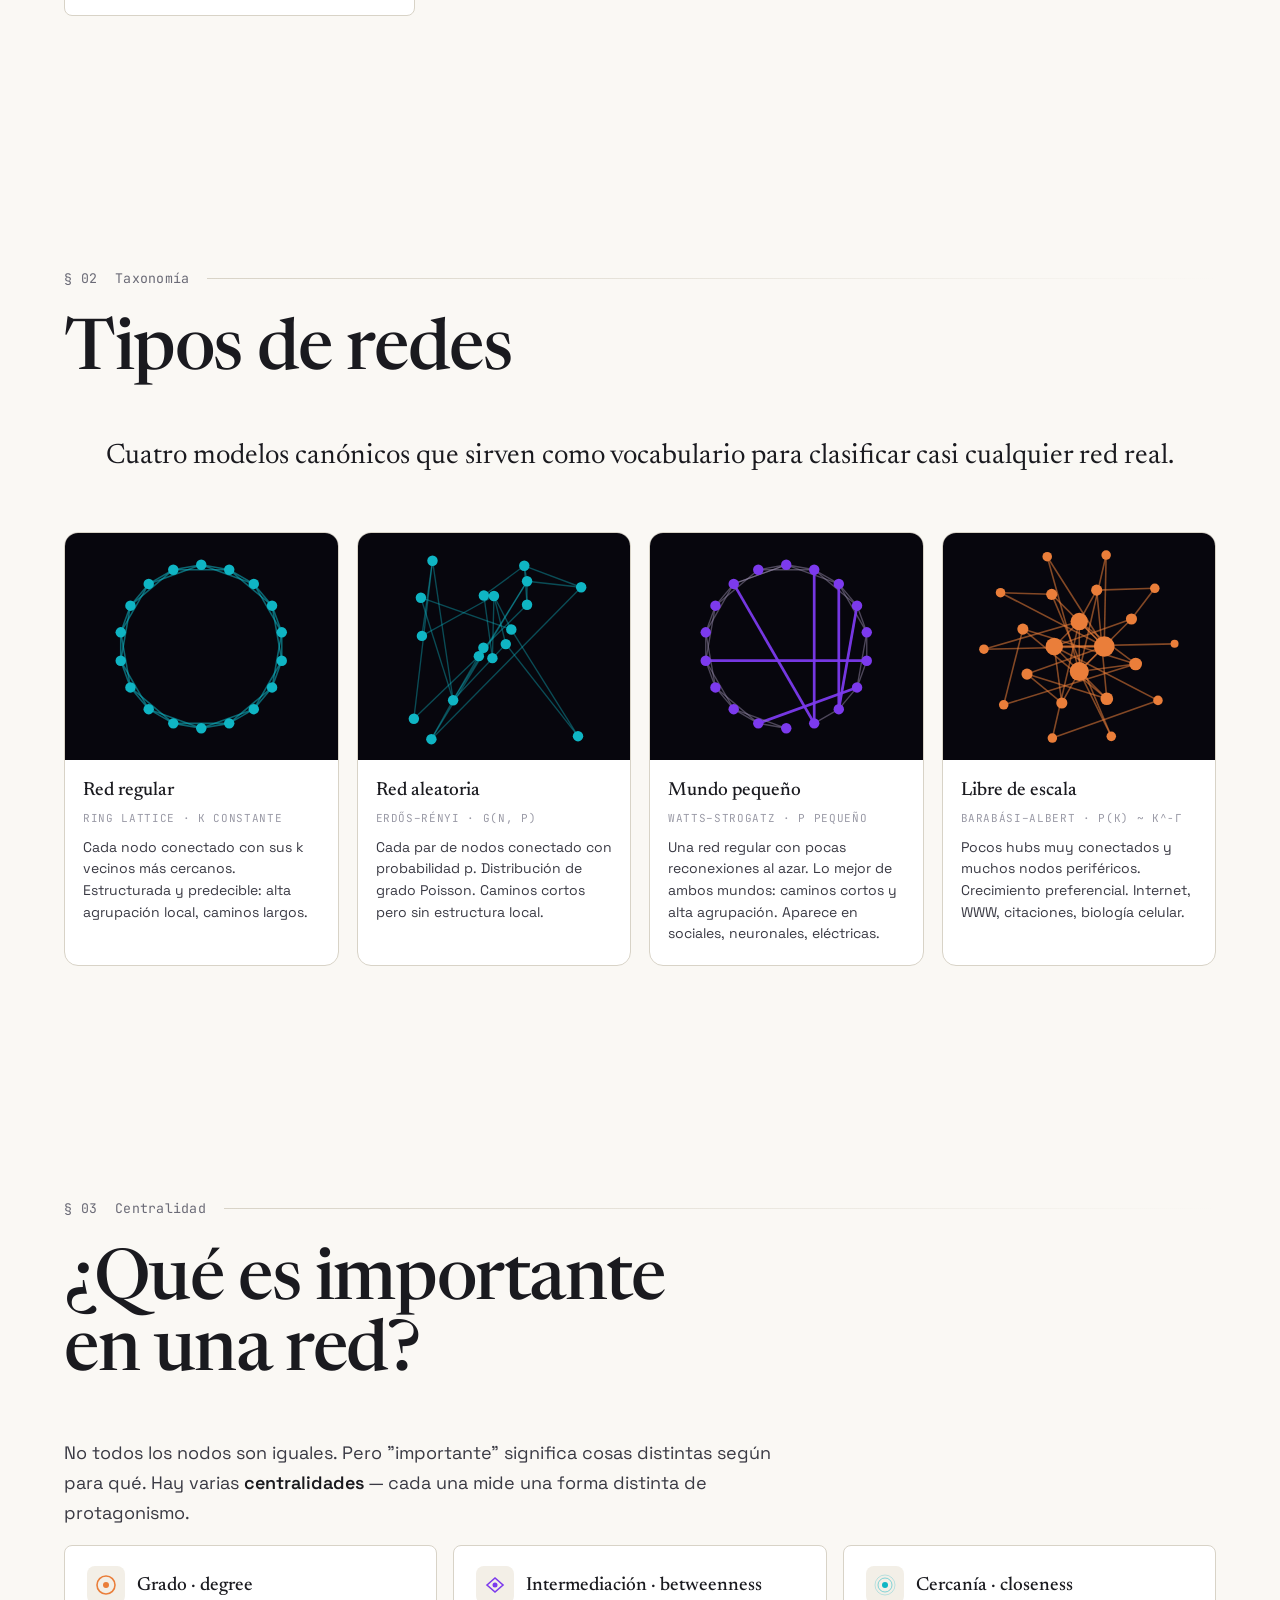
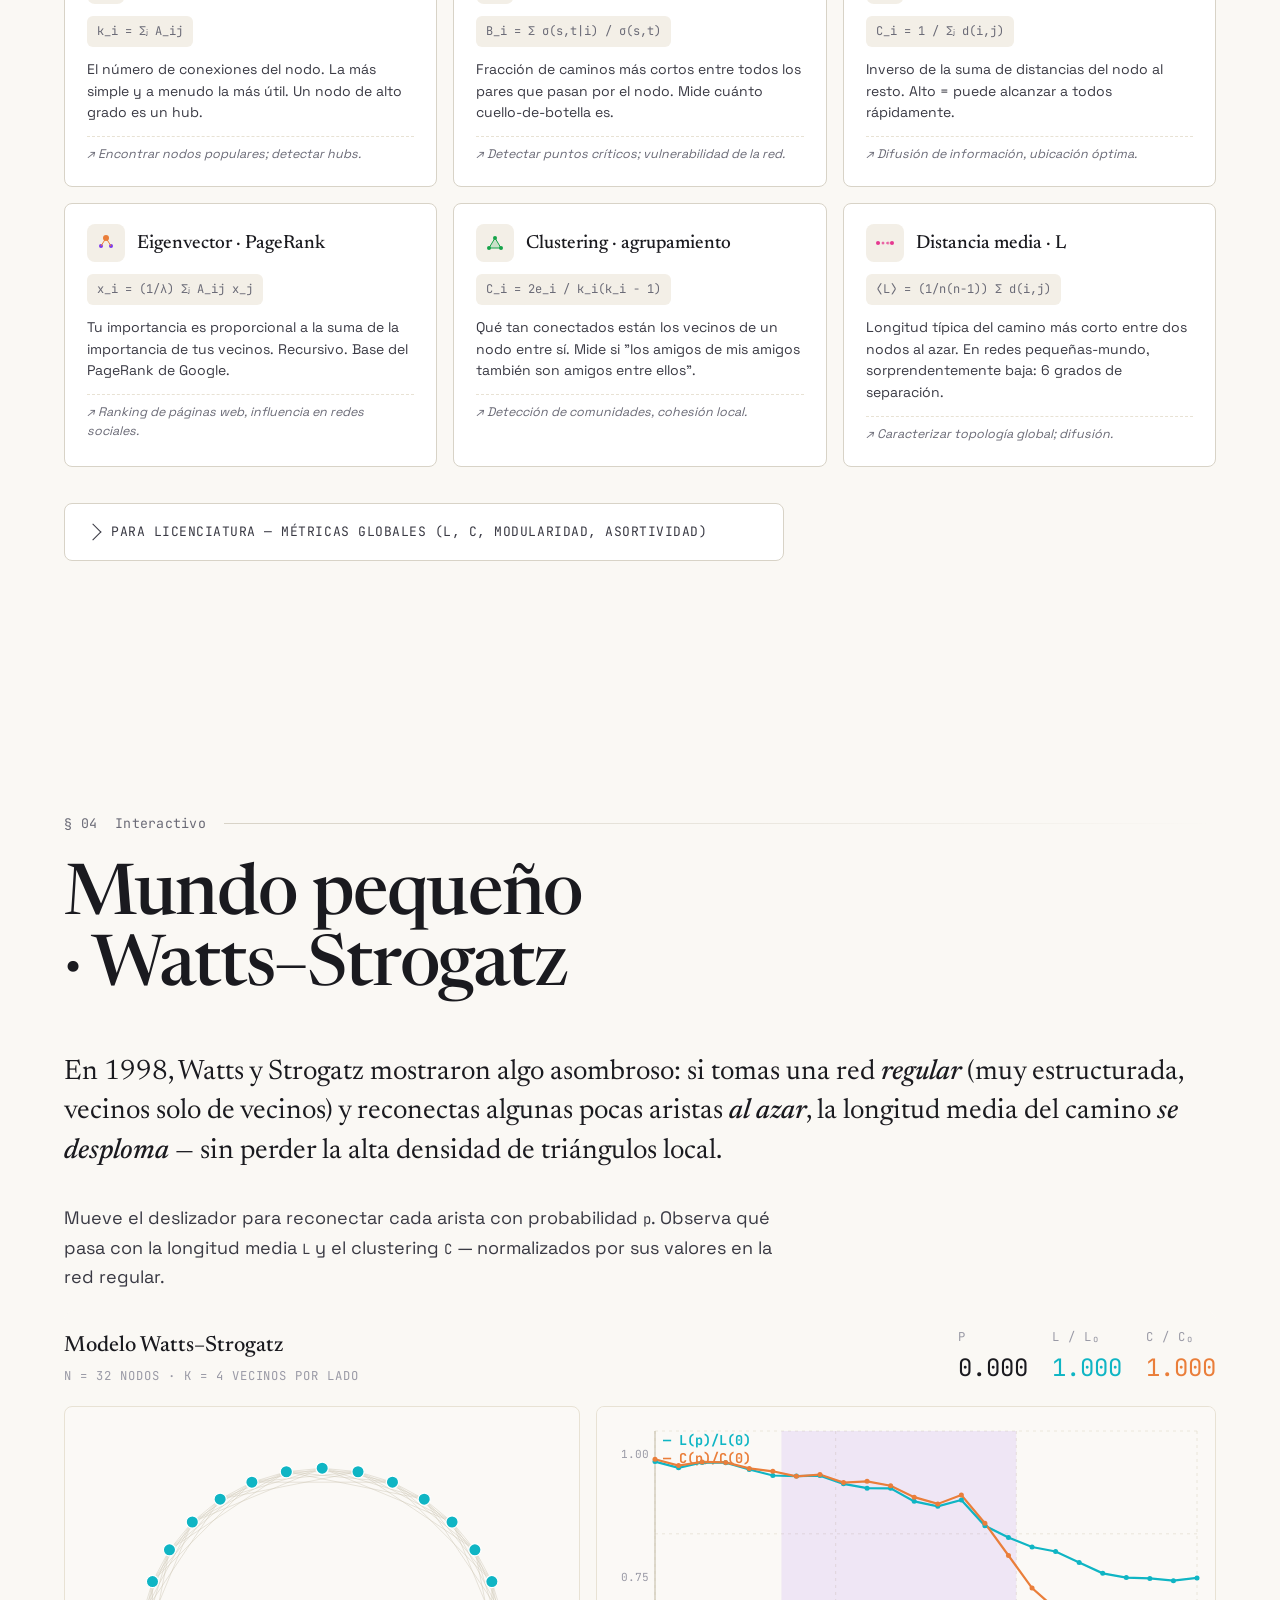
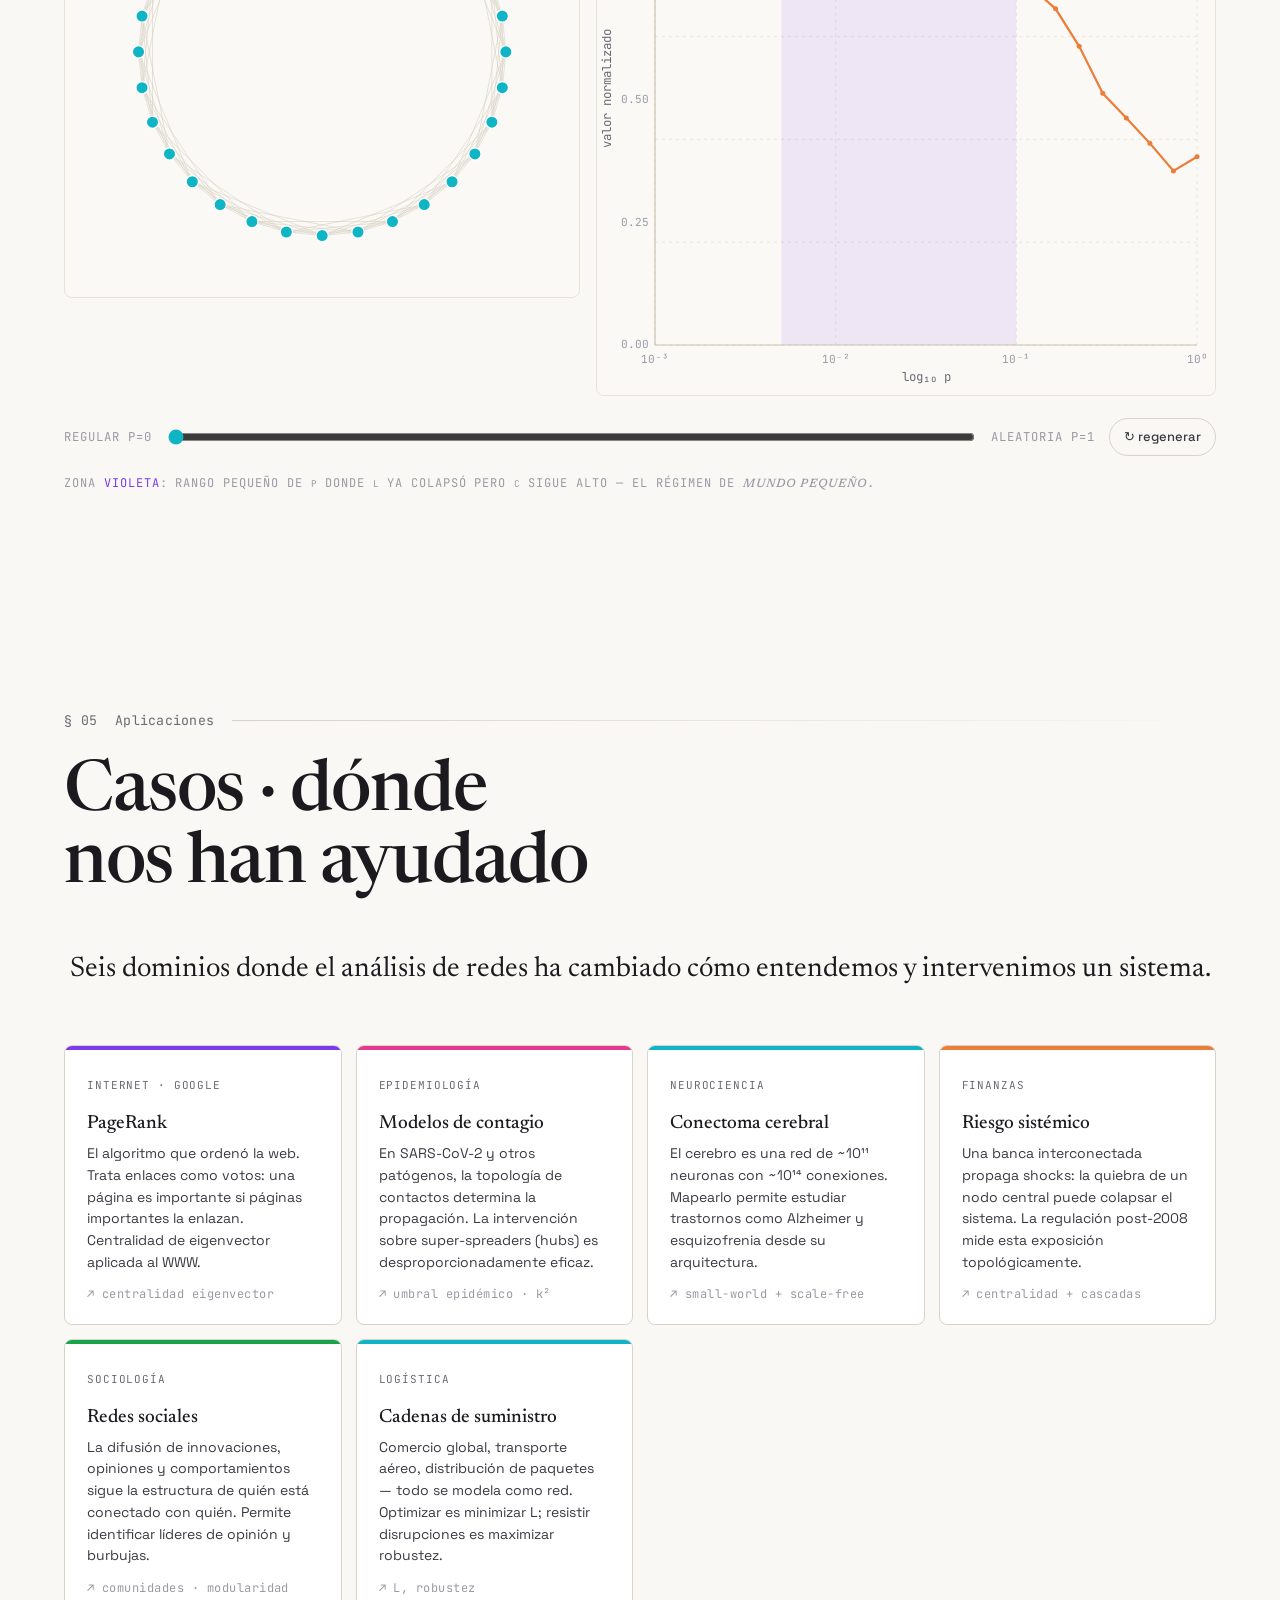
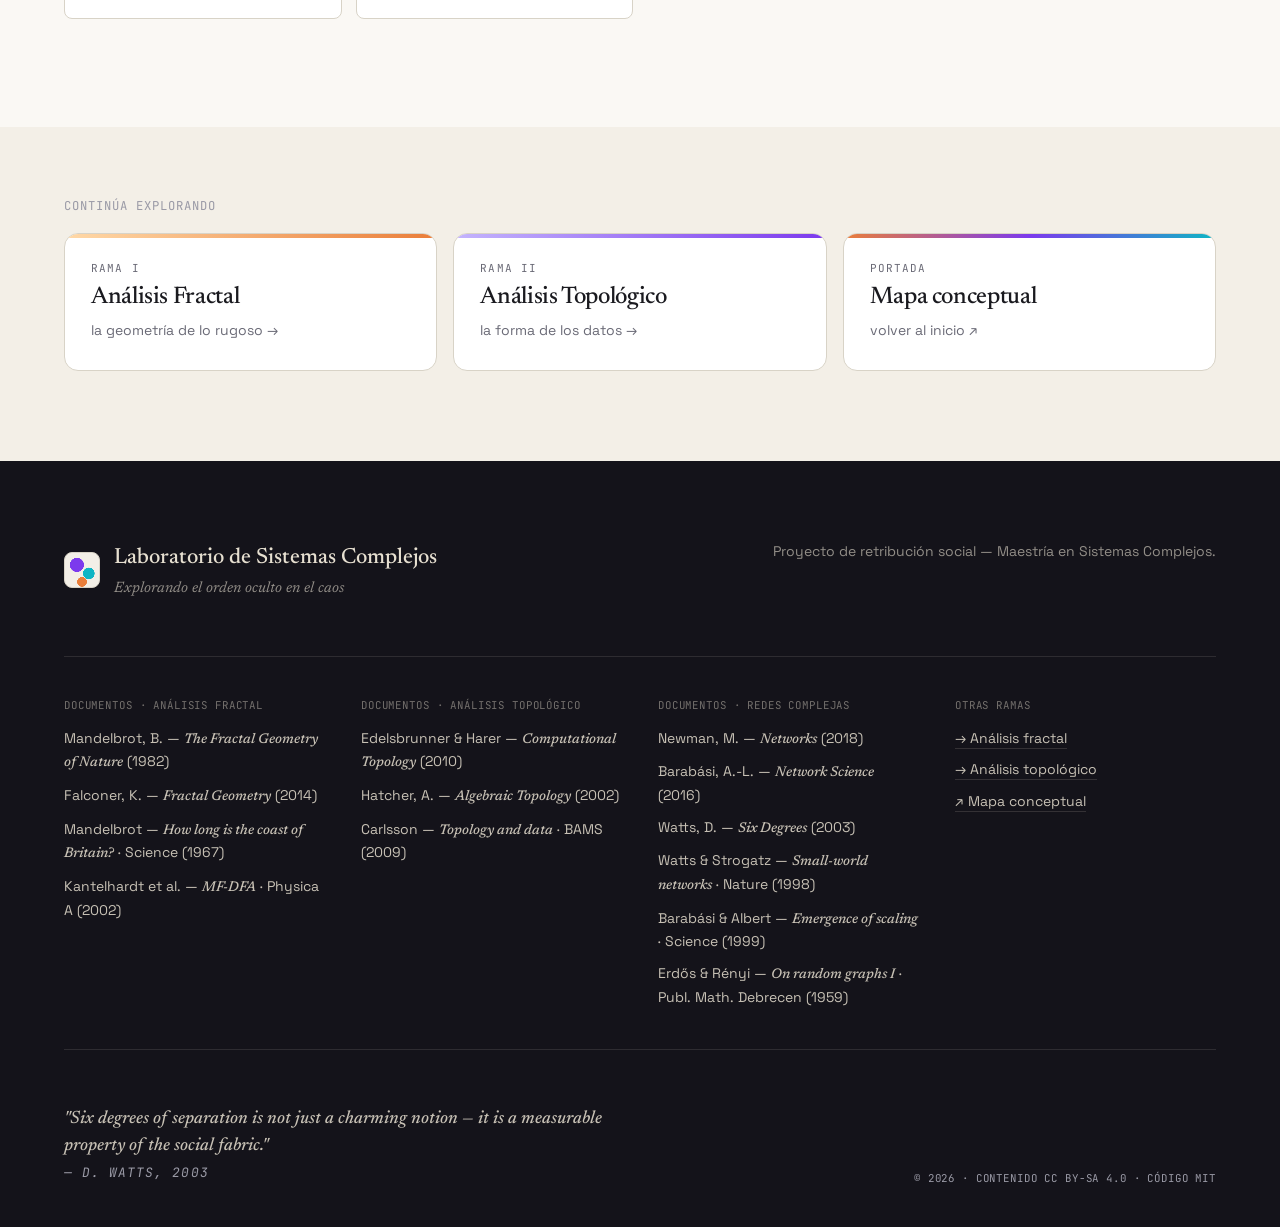
<file: redes.html>
<!doctype html>
<html lang="es">
<head>
<meta charset="utf-8">
<meta name="viewport" content="width=device-width, initial-scale=1">
<title>Redes Complejas · Laboratorio de Sistemas Complejos</title>
<link rel="preconnect" href="https://fonts.googleapis.com">
<link rel="preconnect" href="https://fonts.gstatic.com" crossorigin>
<link href="https://fonts.googleapis.com/css2?family=Newsreader:ital,opsz,wght@0,6..72,400;0,6..72,500;0,6..72,600;1,6..72,400;1,6..72,500&family=Space+Grotesk:wght@400;500;600;700&family=JetBrains+Mono:wght@400;500;600&display=swap" rel="stylesheet">
<link rel="stylesheet" href="css/style.css">
</head>
<body>

<nav class="nav" id="nav">
  <div class="nav__inner">
    <a class="nav__brand" href="index.html">
      <span class="nav__logo" aria-hidden="true"></span>
      <span class="nav__brand-text">Lab. Sistemas Complejos</span>
    </a>
    <ul class="nav__links">
      <li><a href="index.html">Mapa</a></li>
      <li><a href="fractal.html">Análisis fractal</a></li>
      <li><a href="topologia.html">Análisis topológico</a></li>
      <li><a class="is-current" href="redes.html">Redes complejas</a></li>
    </ul>
    <div class="nav__progress" id="navProgress"></div>
  </div>
</nav>

<header class="branch-hero branch-hero--net">
  <div class="branch-hero__inner">
    <p class="branch-hero__crumb mono">
      <a href="index.html">← mapa conceptual</a> · rama III
    </p>
    <h1 class="branch-hero__title">Redes <em>Complejas</em></h1>
    <p class="branch-hero__sub">
      La arquitectura de las interacciones. Quién está conectado con
      quién, y qué emerge de ese tejido.
    </p>
    <ul class="branch-hero__toc">
      <li><a href="#redes-intro"><span class="mono">01</span> ¿Por qué redes?</a></li>
      <li><a href="#redes-tipos"><span class="mono">02</span> Tipos de redes</a></li>
      <li><a href="#redes-metricas"><span class="mono">03</span> Métricas · centralidad</a></li>
      <li><a href="#redes-mundo"><span class="mono">04</span> Mundo pequeño · interactivo</a></li>
      <li><a href="#redes-casos"><span class="mono">05</span> Casos · usos reales</a></li>
    </ul>
  </div>
</header>

<main>

<section class="section section--net" id="redes-intro">
  <div class="section__head">
    <span class="section__index mono">§ 01</span>
    <span class="section__kicker mono">Motivación</span>
  </div>

  <h2 class="section__title">¿Por qué usar redes?</h2>

  <div class="prose">
    <p class="prose__lede">
      Una red — o grafo — es la abstracción más sencilla de una
      arquitectura de interacciones: <strong>nodos</strong> y
      <strong>aristas</strong>. Bajo esa simpleza se esconde un lenguaje
      potentísimo para describir desde el cerebro hasta internet.
    </p>

    <p>
      El comportamiento de un sistema complejo no se sigue solo de las
      propiedades de sus partes — depende crucialmente de la
      <em>topología</em> de quién interactúa con quién. Dos sociedades
      con el mismo número de personas pueden ser radicalmente distintas
      según cómo estén conectadas. Dos cerebros con las mismas neuronas
      son cerebros distintos si su cableado difiere.
    </p>

    <div class="why-grid why-grid--3">
      <div class="why">
        <p class="mono mono--dim">qué información dan</p>
        <p>
          Identifican <strong>nodos clave</strong> (influencers, hubs,
          cuellos de botella), <strong>comunidades</strong> ocultas, rutas
          eficientes, vulnerabilidades, y patrones de propagación de
          información, enfermedades o cascadas.
        </p>
      </div>
      <div class="why">
        <p class="mono mono--dim">para qué nos han servido</p>
        <p>
          Diseño de internet resiliente; <strong>PageRank</strong> de
          Google; predicción de epidemias (SARS-CoV-2); mapeo del
          conectoma cerebral; detección de fraude bancario; recomendación
          en redes sociales; análisis de cadenas de suministro globales.
        </p>
      </div>
      <div class="why">
        <p class="mono mono--dim">qué propiedades emergen</p>
        <p>
          <strong>Mundo pequeño</strong> (todos conectados por seis pasos),
          <strong>libre de escala</strong> (pocos hubs, muchos nodos
          periféricos), <strong>robustez por redundancia</strong>,
          <strong>cascadas</strong> de fallos, sincronización colectiva.
        </p>
      </div>
    </div>
  </div>
</section>

<section class="section section--net" id="redes-tipos">
  <div class="section__head">
    <span class="section__index mono">§ 02</span>
    <span class="section__kicker mono">Taxonomía</span>
  </div>

  <h2 class="section__title">Tipos de redes</h2>

  <p class="prose__lede prose__lede--centered">
    Cuatro modelos canónicos que sirven como vocabulario para clasificar
    casi cualquier red real.
  </p>

  <div class="net-types" id="netTypes"></div>
</section>

<section class="section section--net" id="redes-metricas">
  <div class="section__head">
    <span class="section__index mono">§ 03</span>
    <span class="section__kicker mono">Centralidad</span>
  </div>

  <h2 class="section__title">¿Qué es importante en una red?</h2>

  <p class="prose">
    No todos los nodos son iguales. Pero "importante" significa cosas
    distintas según para qué. Hay varias <strong>centralidades</strong>
    — cada una mide una forma distinta de protagonismo.
  </p>

  <div class="metrics" id="metrics"></div>

  <details class="formal">
    <summary class="formal__summary">
      <span class="formal__chev" aria-hidden="true"></span>
      <span>Para licenciatura — métricas globales (L, C, modularidad, asortividad)</span>
    </summary>
    <div class="formal__body">
      <p>
        Sea <span class="mono">G = (V, E)</span> un grafo con
        <span class="mono">n = |V|</span> nodos.
      </p>
      <p>
        <strong>Distancia media</strong>
        <span class="mono">⟨L⟩ = (1/n(n−1)) Σ<sub>i≠j</sub> d(i,j)</span> —
        longitud típica del camino más corto.
      </p>
      <p>
        <strong>Coeficiente de clustering local</strong> del nodo
        <span class="mono">i</span> con <span class="mono">k<sub>i</sub></span>
        vecinos y <span class="mono">e<sub>i</sub></span> aristas entre
        ellos:
      </p>
      <p class="formal__eq mono">
        C<sub>i</sub> = 2 e<sub>i</sub> / (k<sub>i</sub> (k<sub>i</sub> − 1))
      </p>
      <p>
        El clustering global <span class="mono">C = ⟨C<sub>i</sub>⟩</span>.
      </p>
      <p>
        <strong>Distribución de grado</strong>
        <span class="mono">P(k)</span>. En redes libres de escala
        <span class="mono">P(k) ~ k<sup>−γ</sup></span> con
        <span class="mono">γ ∈ [2, 3]</span> (Barabási–Albert).
      </p>
      <p>
        <strong>Modularidad</strong>
        <span class="mono">Q</span> (Newman) mide cuánto mejor está
        dividida la red en comunidades respecto a un modelo nulo.
      </p>
      <p class="formal__ref mono mono--dim">
        ref. Newman — <em>Networks</em>, Oxford (2018). Barabási —
        <em>Network Science</em>, Cambridge (2016).
      </p>
    </div>
  </details>
</section>

<section class="section section--net" id="redes-mundo">
  <div class="section__head">
    <span class="section__index mono">§ 04</span>
    <span class="section__kicker mono">Interactivo</span>
  </div>

  <h2 class="section__title">Mundo pequeño · Watts–Strogatz</h2>

  <p class="prose__lede">
    En 1998, Watts y Strogatz mostraron algo asombroso: si tomas una red
    <em>regular</em> (muy estructurada, vecinos solo de vecinos) y
    reconectas algunas pocas aristas <em>al azar</em>, la longitud media
    del camino <em>se desploma</em> — sin perder la alta densidad de
    triángulos local.
  </p>

  <p class="prose">
    Mueve el deslizador para reconectar cada arista con probabilidad
    <span class="mono">p</span>. Observa qué pasa con la longitud media
    <span class="mono">L</span> y el clustering <span class="mono">C</span>
    — normalizados por sus valores en la red regular.
  </p>

  <div class="ws">
    <div class="ws__head">
      <div>
        <p class="ws__title">Modelo Watts–Strogatz</p>
        <p class="ws__sub mono mono--dim">n = 32 nodos · k = 4 vecinos por lado</p>
      </div>
      <div class="ws__readout">
        <div class="ws__stat">
          <span class="mono mono--dim">p</span>
          <span class="mono mono--big" id="wsP">0.00</span>
        </div>
        <div class="ws__stat">
          <span class="mono mono--dim">L / L₀</span>
          <span class="mono mono--big" style="color: var(--cyan)" id="wsL">1.000</span>
        </div>
        <div class="ws__stat">
          <span class="mono mono--dim">C / C₀</span>
          <span class="mono mono--big" style="color: var(--orange)" id="wsC">1.000</span>
        </div>
      </div>
    </div>

    <div class="ws__panels">
      <div class="ws__panel ws__panel--net">
        <svg id="wsNet" viewBox="0 0 400 400" preserveAspectRatio="xMidYMid meet"></svg>
      </div>
      <div class="ws__panel ws__panel--plot">
        <canvas id="wsPlot"></canvas>
      </div>
    </div>

    <div class="ws__controls">
      <span class="mono mono--dim">regular  p=0</span>
      <input type="range" id="wsSlider" min="0" max="1" step="0.001" value="0" aria-label="probabilidad de reconexión">
      <span class="mono mono--dim">aleatoria  p=1</span>
      <button class="btn btn--ghost btn--sm" id="wsRegen" type="button">↻ regenerar</button>
    </div>

    <div class="ws__caption mono mono--dim">
      Zona <span style="color:#7c3aed">violeta</span>: rango pequeño
      de <span class="mono">p</span> donde <span class="mono">L</span>
      ya colapsó pero <span class="mono">C</span> sigue alto — el régimen
      de <em>mundo pequeño</em>.
    </div>
  </div>
</section>

<section class="section section--net" id="redes-casos">
  <div class="section__head">
    <span class="section__index mono">§ 05</span>
    <span class="section__kicker mono">Aplicaciones</span>
  </div>

  <h2 class="section__title">Casos · dónde nos han ayudado</h2>

  <p class="prose__lede prose__lede--centered">
    Seis dominios donde el análisis de redes ha cambiado cómo entendemos
    y intervenimos un sistema.
  </p>

  <div class="cases" id="cases"></div>
</section>

<section class="branch-next">
  <div class="branch-next__inner">
    <p class="mono mono--dim">continúa explorando</p>
    <div class="branch-next__cards">
      <a class="branch-next__card branch-next__card--orange" href="fractal.html">
        <span class="mono">rama I</span>
        <span class="branch-next__name">Análisis Fractal</span>
        <span class="branch-next__sub">la geometría de lo rugoso →</span>
      </a>
      <a class="branch-next__card branch-next__card--violet" href="topologia.html">
        <span class="mono">rama II</span>
        <span class="branch-next__name">Análisis Topológico</span>
        <span class="branch-next__sub">la forma de los datos →</span>
      </a>
      <a class="branch-next__card branch-next__card--home" href="index.html">
        <span class="mono">portada</span>
        <span class="branch-next__name">Mapa conceptual</span>
        <span class="branch-next__sub">volver al inicio ↗</span>
      </a>
    </div>
  </div>
</section>

</main>

<footer class="foot">
  <div class="foot__top">
    <div class="foot__brand">
      <span class="nav__logo nav__logo--lg" aria-hidden="true"></span>
      <div>
        <p class="foot__name">Laboratorio de Sistemas Complejos</p>
        <p class="foot__tag">Explorando el orden oculto en el caos</p>
      </div>
    </div>
    <p class="foot__credit">
      Proyecto de retribución social — Maestría en Sistemas Complejos.
    </p>
  </div>

  <div class="foot__grid">
    <div class="foot__col">
      <p class="foot__col-title mono mono--dim">Documentos · análisis fractal</p>
      <ul class="foot__list">
        <li>Mandelbrot, B. — <em>The Fractal Geometry of Nature</em> (1982)</li>
        <li>Falconer, K. — <em>Fractal Geometry</em> (2014)</li>
        <li>Mandelbrot — <em>How long is the coast of Britain?</em> · Science (1967)</li>
        <li>Kantelhardt et al. — <em>MF-DFA</em> · Physica A (2002)</li>
      </ul>
    </div>
    <div class="foot__col">
      <p class="foot__col-title mono mono--dim">Documentos · análisis topológico</p>
      <ul class="foot__list">
        <li>Edelsbrunner &amp; Harer — <em>Computational Topology</em> (2010)</li>
        <li>Hatcher, A. — <em>Algebraic Topology</em> (2002)</li>
        <li>Carlsson — <em>Topology and data</em> · BAMS (2009)</li>
      </ul>
    </div>
    <div class="foot__col">
      <p class="foot__col-title mono mono--dim">Documentos · redes complejas</p>
      <ul class="foot__list">
        <li>Newman, M. — <em>Networks</em> (2018)</li>
        <li>Barabási, A.-L. — <em>Network Science</em> (2016)</li>
        <li>Watts, D. — <em>Six Degrees</em> (2003)</li>
        <li>Watts &amp; Strogatz — <em>Small-world networks</em> · Nature (1998)</li>
        <li>Barabási &amp; Albert — <em>Emergence of scaling</em> · Science (1999)</li>
        <li>Erdős &amp; Rényi — <em>On random graphs I</em> · Publ. Math. Debrecen (1959)</li>
      </ul>
    </div>
    <div class="foot__col">
      <p class="foot__col-title mono mono--dim">Otras ramas</p>
      <ul class="foot__list">
        <li><a href="fractal.html" class="foot__link">→ Análisis fractal</a></li>
        <li><a href="topologia.html" class="foot__link">→ Análisis topológico</a></li>
        <li><a href="index.html" class="foot__link">↗ Mapa conceptual</a></li>
      </ul>
    </div>
  </div>

  <div class="foot__bottom">
    <p class="foot__quote">
      <em>"Six degrees of separation is not just a charming notion — it is a measurable property of the social fabric."</em><br>
      <span class="mono mono--dim">— D. Watts, 2003</span>
    </p>
    <p class="foot__copy mono mono--dim">
      © 2026 · contenido CC&nbsp;BY-SA&nbsp;4.0 · código MIT
    </p>
  </div>
</footer>

<script src="js/networks.js"></script>
<script src="js/main.js"></script>

</body>
</html>
</file>
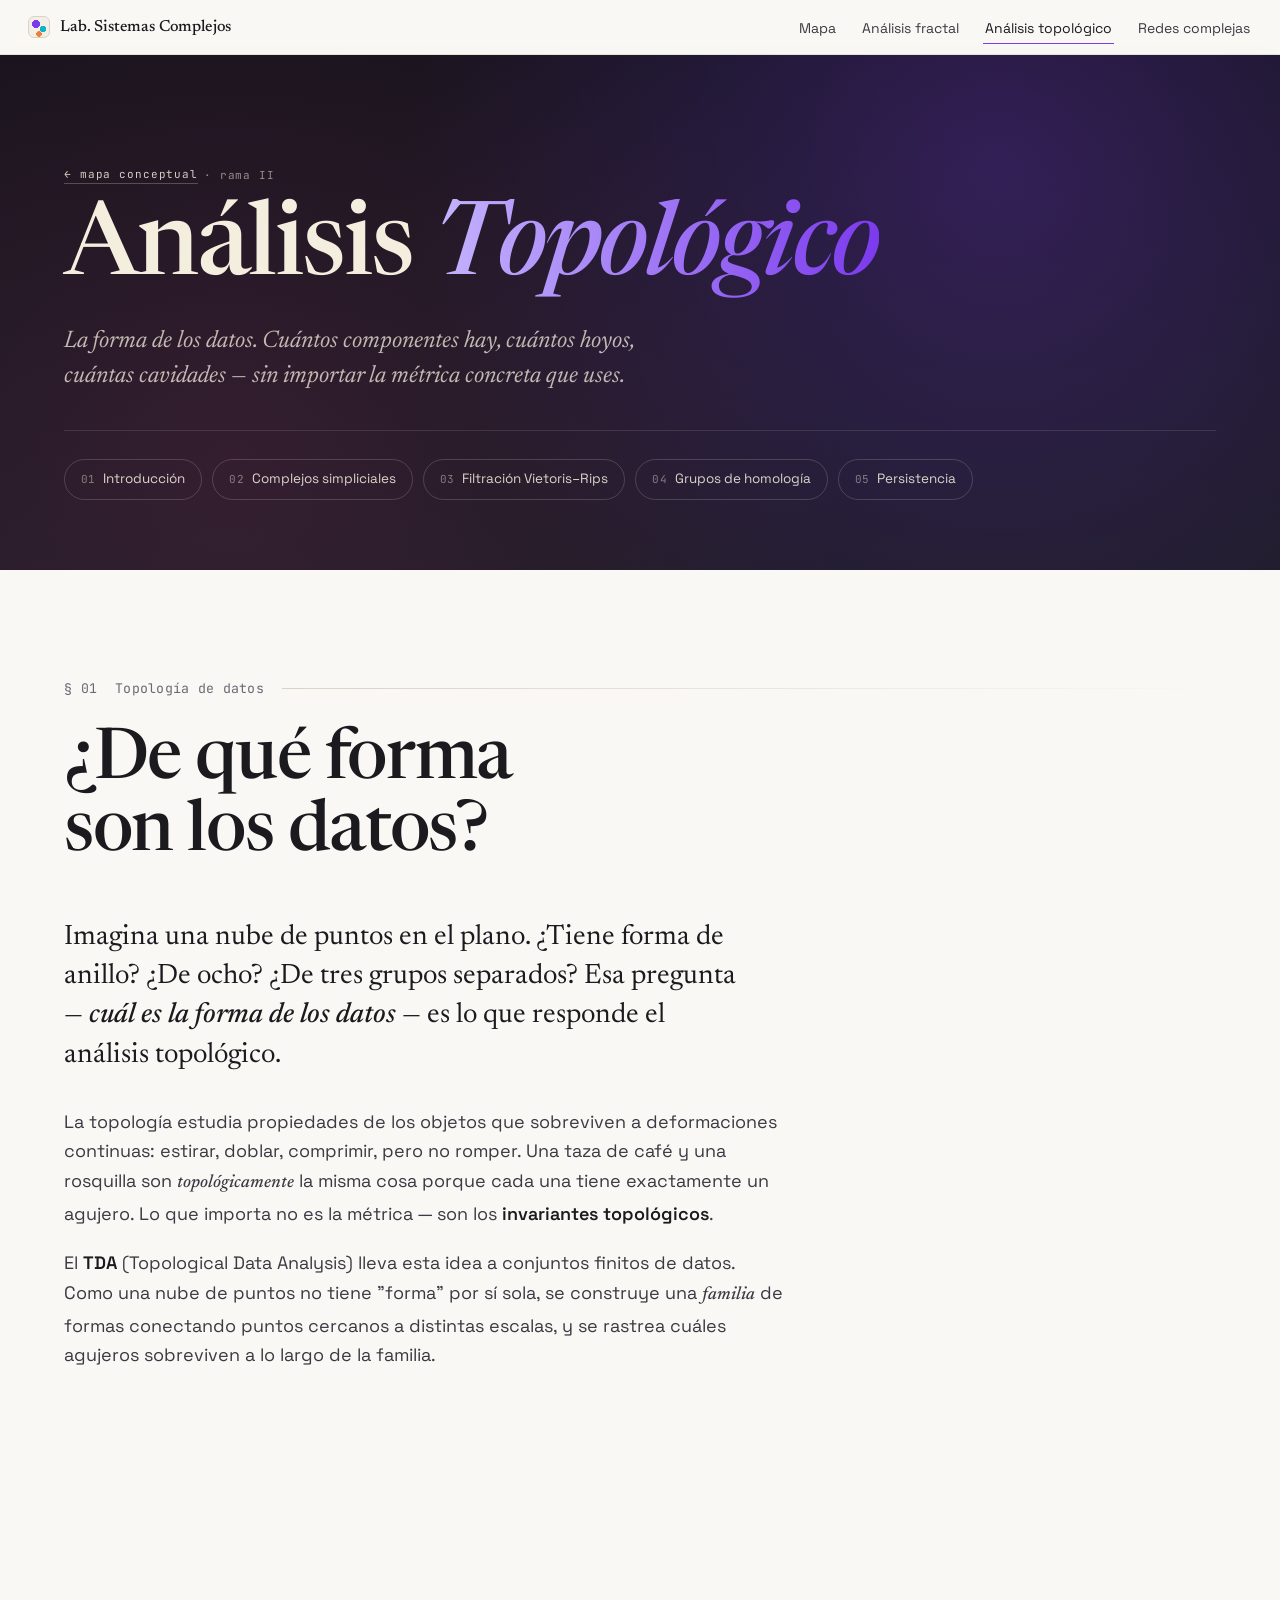
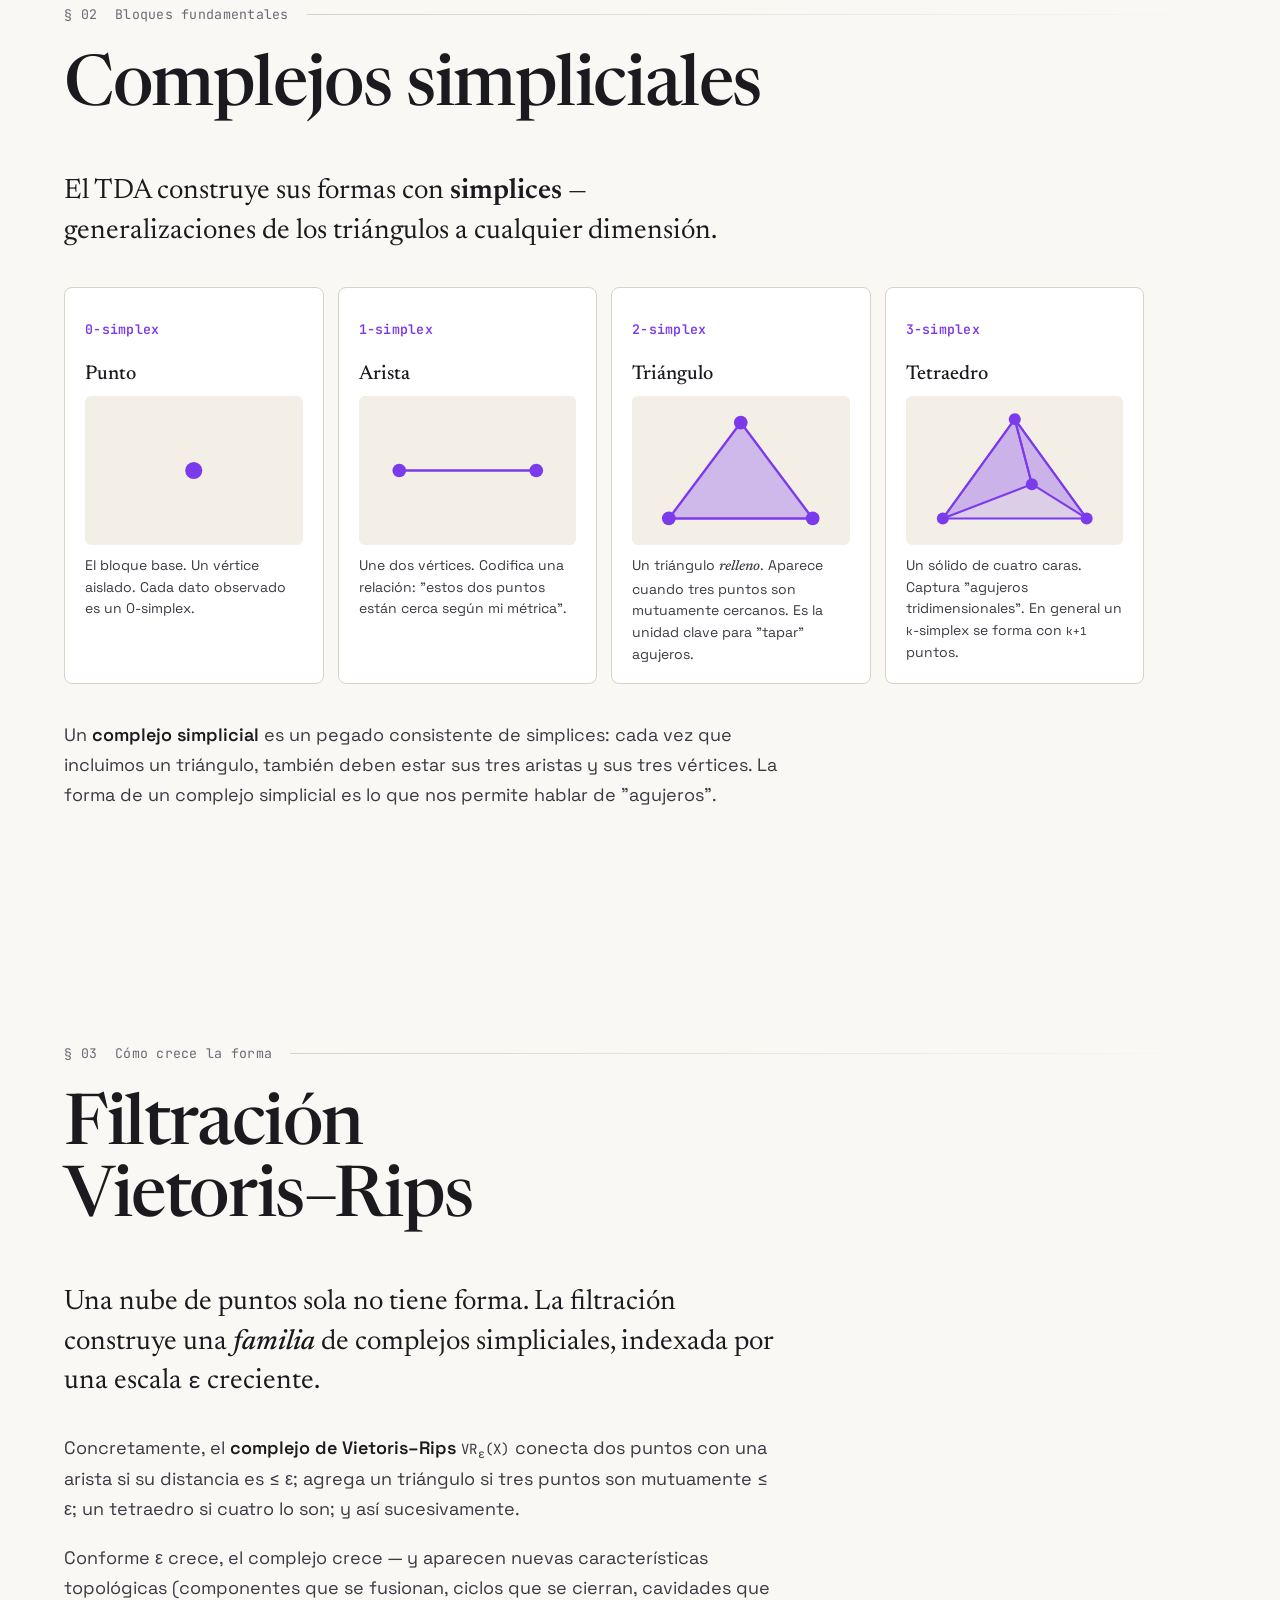
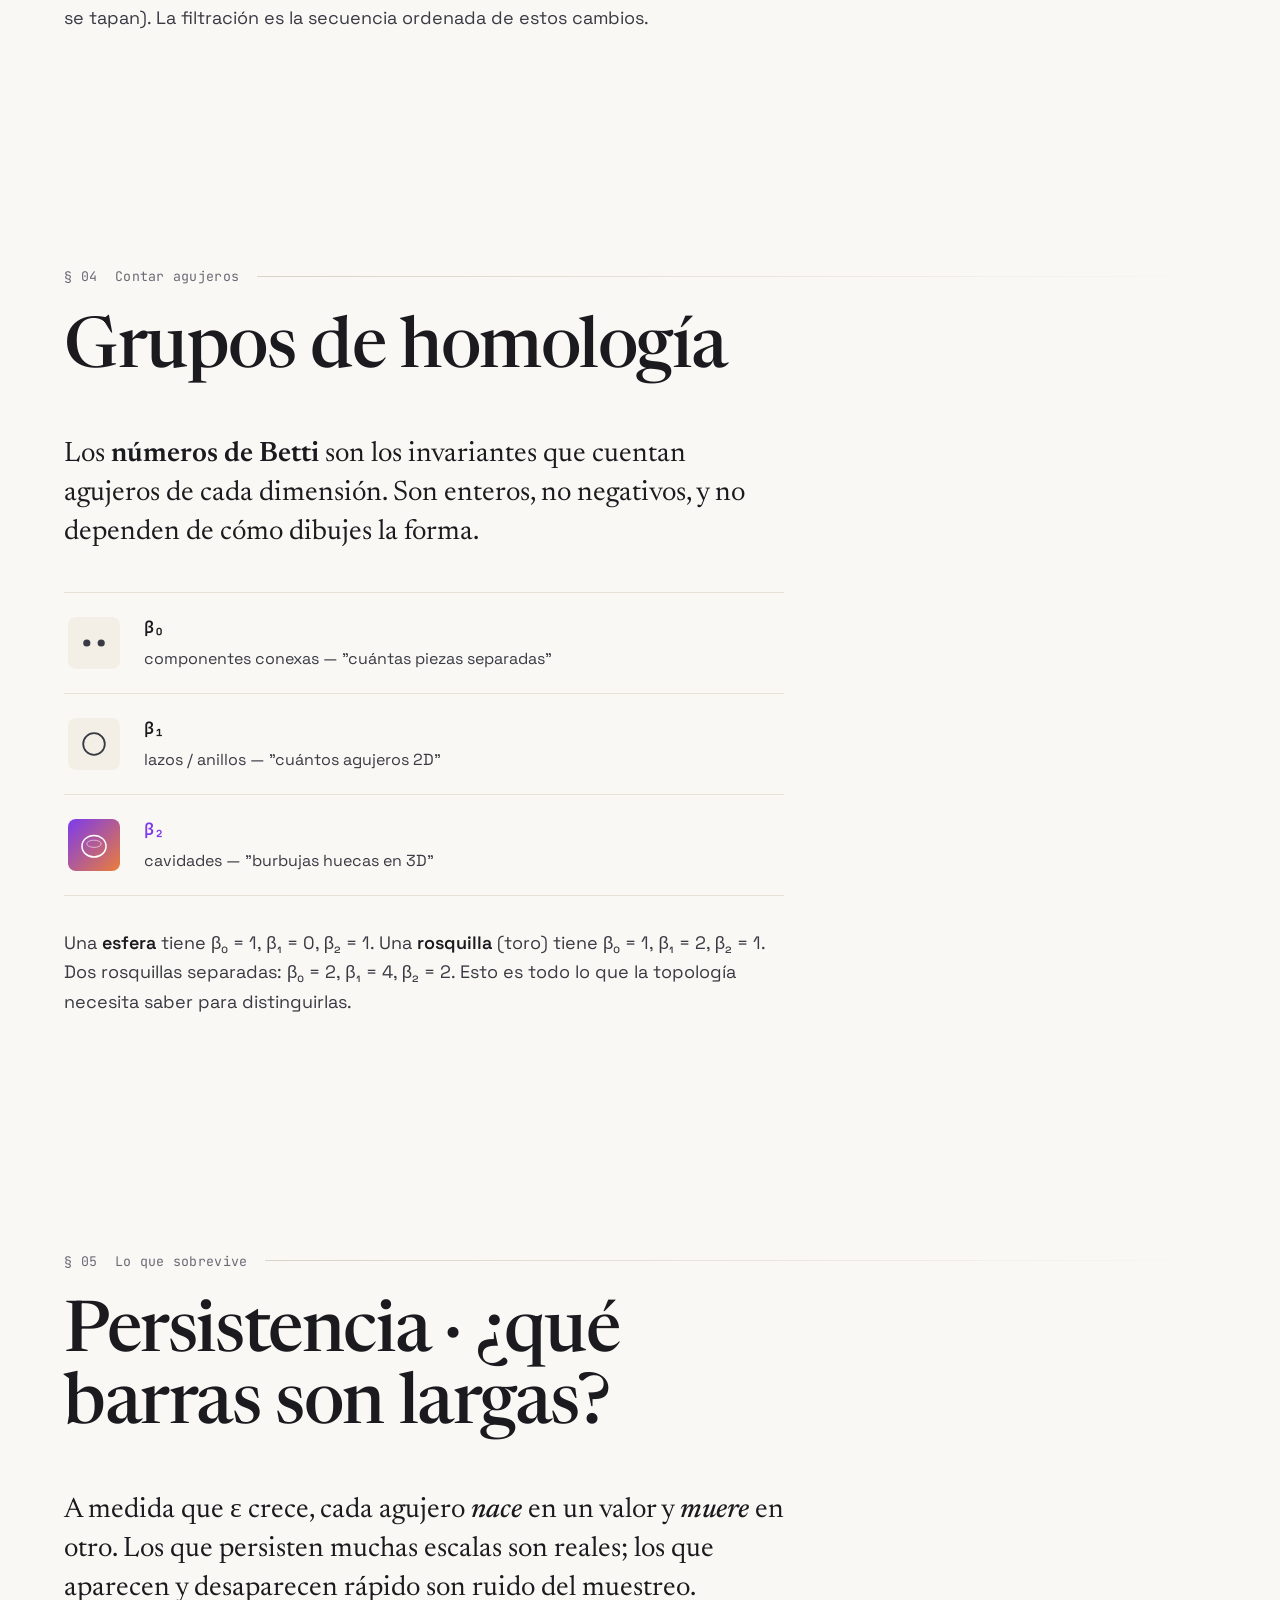
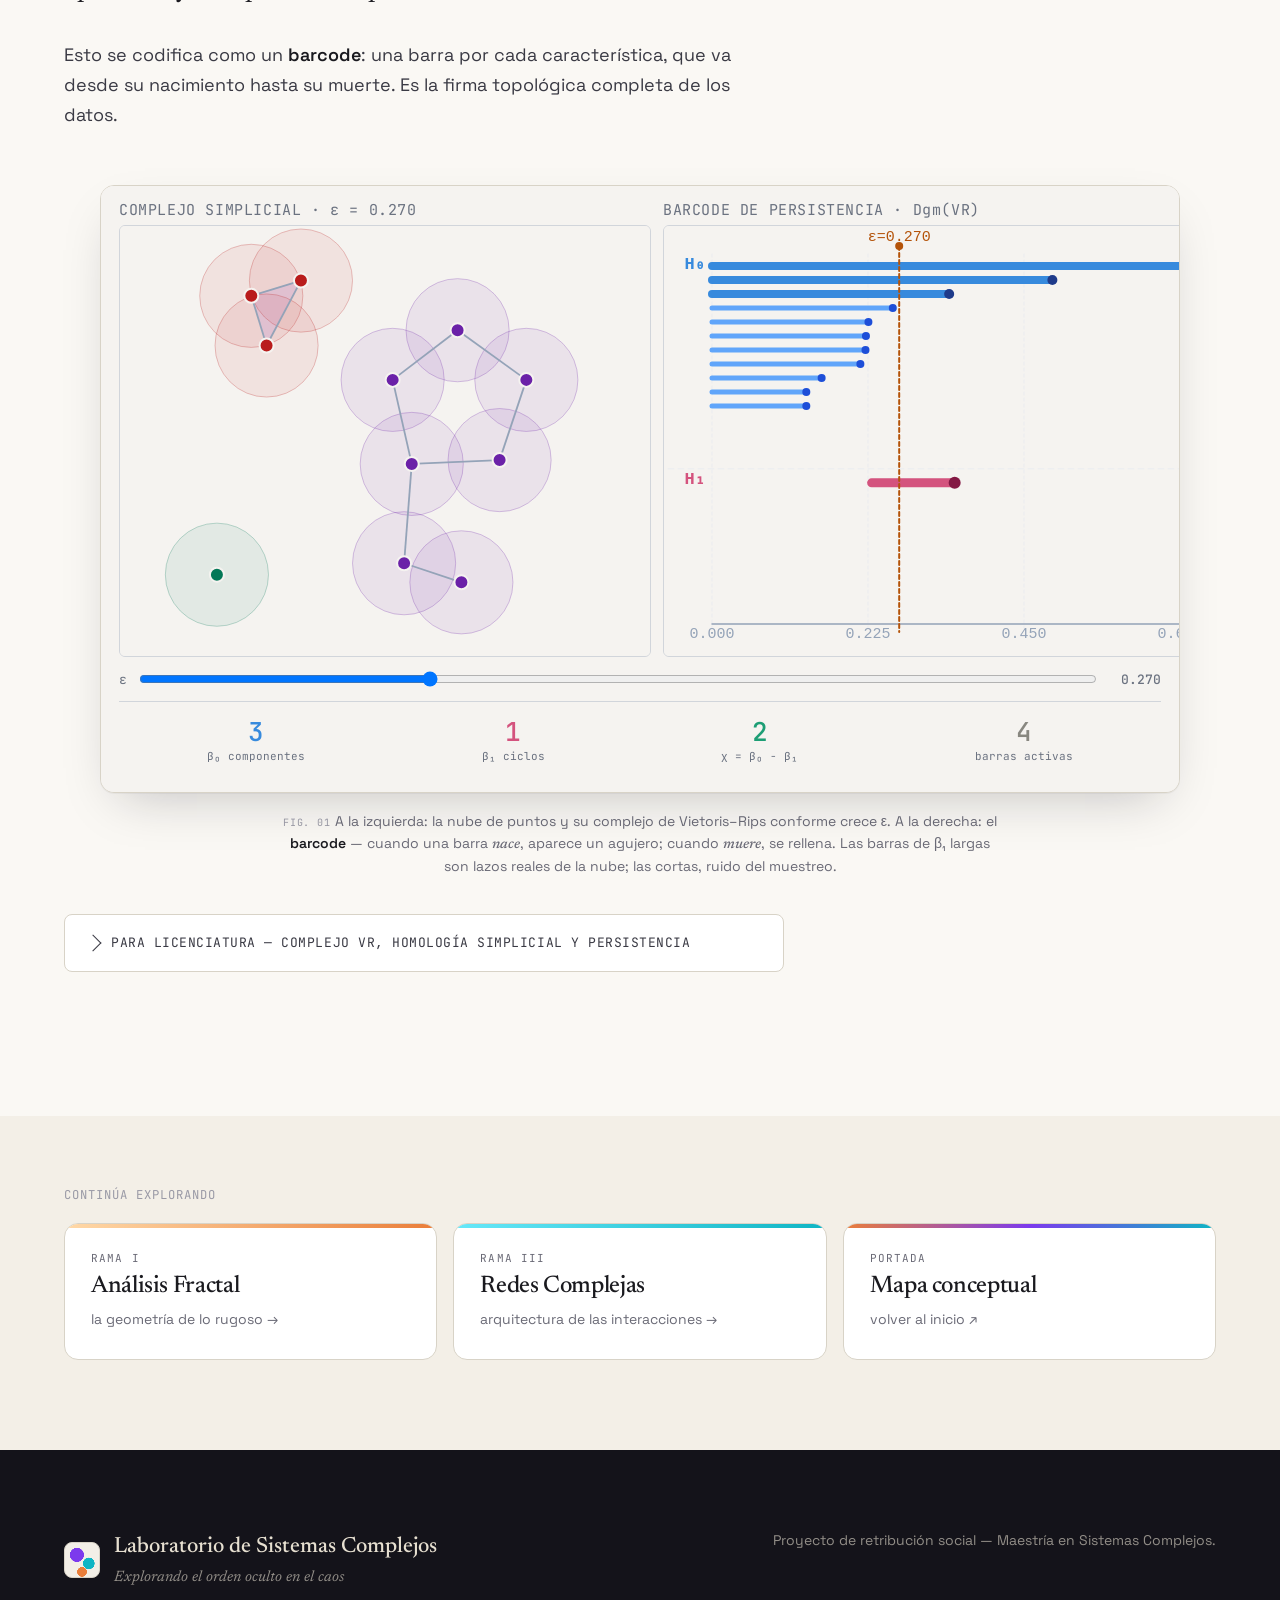
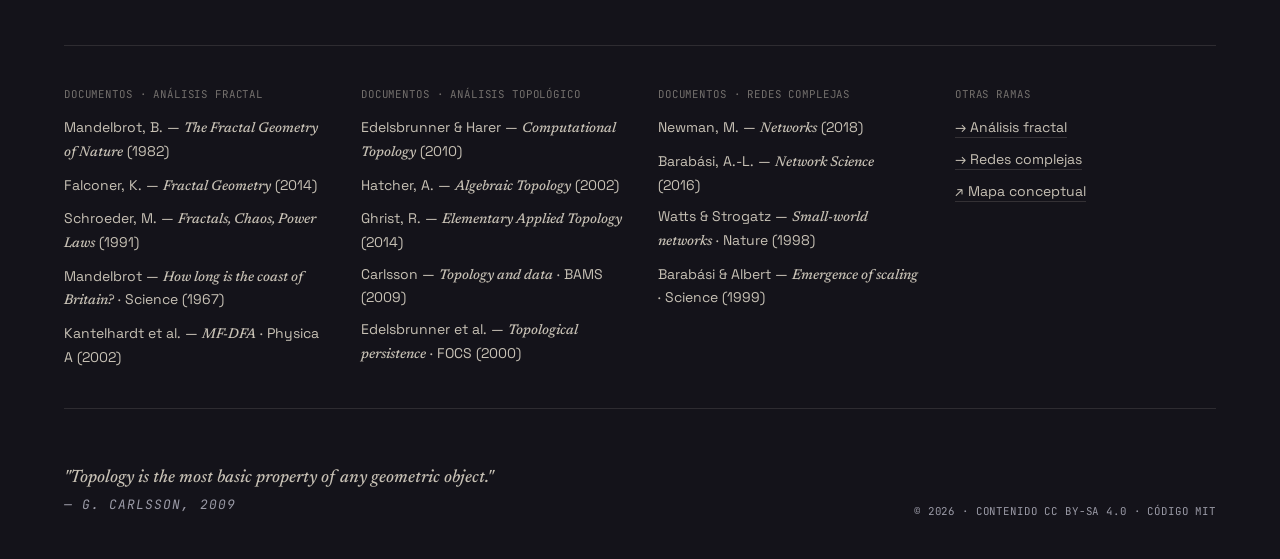
<file: topologia.html>
<!doctype html>
<html lang="es">
<head>
<meta charset="utf-8">
<meta name="viewport" content="width=device-width, initial-scale=1">
<title>Análisis Topológico · Laboratorio de Sistemas Complejos</title>
<link rel="preconnect" href="https://fonts.googleapis.com">
<link rel="preconnect" href="https://fonts.gstatic.com" crossorigin>
<link href="https://fonts.googleapis.com/css2?family=Newsreader:ital,opsz,wght@0,6..72,400;0,6..72,500;0,6..72,600;1,6..72,400;1,6..72,500&family=Space+Grotesk:wght@400;500;600;700&family=JetBrains+Mono:wght@400;500;600&display=swap" rel="stylesheet">
<link rel="stylesheet" href="css/style.css">
</head>
<body>

<nav class="nav" id="nav">
  <div class="nav__inner">
    <a class="nav__brand" href="index.html">
      <span class="nav__logo" aria-hidden="true"></span>
      <span class="nav__brand-text">Lab. Sistemas Complejos</span>
    </a>
    <ul class="nav__links">
      <li><a href="index.html">Mapa</a></li>
      <li><a href="fractal.html">Análisis fractal</a></li>
      <li><a class="is-current" href="topologia.html">Análisis topológico</a></li>
      <li><a href="redes.html">Redes complejas</a></li>
    </ul>
    <div class="nav__progress" id="navProgress"></div>
  </div>
</nav>

<header class="branch-hero branch-hero--tda">
  <div class="branch-hero__inner">
    <p class="branch-hero__crumb mono">
      <a href="index.html">← mapa conceptual</a> · rama II
    </p>
    <h1 class="branch-hero__title">Análisis <em>Topológico</em></h1>
    <p class="branch-hero__sub">
      La forma de los datos. Cuántos componentes hay, cuántos hoyos,
      cuántas cavidades — sin importar la métrica concreta que uses.
    </p>
    <ul class="branch-hero__toc">
      <li><a href="#tda-intro"><span class="mono">01</span> Introducción</a></li>
      <li><a href="#tda-simplex"><span class="mono">02</span> Complejos simpliciales</a></li>
      <li><a href="#tda-filtration"><span class="mono">03</span> Filtración Vietoris–Rips</a></li>
      <li><a href="#tda-homology"><span class="mono">04</span> Grupos de homología</a></li>
      <li><a href="#tda-persistence"><span class="mono">05</span> Persistencia</a></li>
    </ul>
  </div>
</header>

<main>

<section class="section section--tda" id="tda-intro">
  <div class="section__head">
    <span class="section__index mono">§ 01</span>
    <span class="section__kicker mono">Topología de datos</span>
  </div>

  <h2 class="section__title">¿De qué forma son los datos?</h2>

  <div class="prose">
    <p class="prose__lede">
      Imagina una nube de puntos en el plano. ¿Tiene forma de anillo? ¿De
      ocho? ¿De tres grupos separados? Esa pregunta — <em>cuál es la
      forma de los datos</em> — es lo que responde el análisis topológico.
    </p>

    <p>
      La topología estudia propiedades de los objetos que sobreviven a
      deformaciones continuas: estirar, doblar, comprimir, pero no romper.
      Una taza de café y una rosquilla son <em>topológicamente</em> la
      misma cosa porque cada una tiene exactamente un agujero. Lo que
      importa no es la métrica — son los <strong>invariantes
      topológicos</strong>.
    </p>

    <p>
      El <strong>TDA</strong> (Topological Data Analysis) lleva esta idea
      a conjuntos finitos de datos. Como una nube de puntos no tiene
      "forma" por sí sola, se construye una <em>familia</em> de formas
      conectando puntos cercanos a distintas escalas, y se rastrea
      cuáles agujeros sobreviven a lo largo de la familia.
    </p>
  </div>
</section>

<section class="section section--tda" id="tda-simplex">
  <div class="section__head">
    <span class="section__index mono">§ 02</span>
    <span class="section__kicker mono">Bloques fundamentales</span>
  </div>

  <h2 class="section__title">Complejos simpliciales</h2>

  <div class="prose">
    <p class="prose__lede">
      El TDA construye sus formas con <strong>simplices</strong> —
      generalizaciones de los triángulos a cualquier dimensión.
    </p>
  </div>

  <div class="tda-cards">
    <div class="tda-card">
      <p class="tda-card__num mono">0-simplex</p>
      <h3 class="tda-card__name">Punto</h3>
      <div class="tda-card__viz">
        <svg viewBox="0 0 120 80" aria-hidden="true">
          <circle cx="60" cy="40" r="5" fill="#7c3aed"></circle>
        </svg>
      </div>
      <p class="tda-card__txt">
        El bloque base. Un vértice aislado. Cada dato observado es un 0-simplex.
      </p>
    </div>

    <div class="tda-card">
      <p class="tda-card__num mono">1-simplex</p>
      <h3 class="tda-card__name">Arista</h3>
      <div class="tda-card__viz">
        <svg viewBox="0 0 120 80" aria-hidden="true">
          <line x1="20" y1="40" x2="100" y2="40" stroke="#7c3aed" stroke-width="1.6"></line>
          <circle cx="20" cy="40" r="4" fill="#7c3aed"></circle>
          <circle cx="100" cy="40" r="4" fill="#7c3aed"></circle>
        </svg>
      </div>
      <p class="tda-card__txt">
        Une dos vértices. Codifica una relación: "estos dos puntos están
        cerca según mi métrica".
      </p>
    </div>

    <div class="tda-card">
      <p class="tda-card__num mono">2-simplex</p>
      <h3 class="tda-card__name">Triángulo</h3>
      <div class="tda-card__viz">
        <svg viewBox="0 0 120 80" aria-hidden="true">
          <polygon points="60,12 18,68 102,68" fill="#7c3aed" fill-opacity="0.30" stroke="#7c3aed" stroke-width="1.4"></polygon>
          <circle cx="60" cy="12" r="4" fill="#7c3aed"></circle>
          <circle cx="18" cy="68" r="4" fill="#7c3aed"></circle>
          <circle cx="102" cy="68" r="4" fill="#7c3aed"></circle>
        </svg>
      </div>
      <p class="tda-card__txt">
        Un triángulo <em>relleno</em>. Aparece cuando tres puntos son
        mutuamente cercanos. Es la unidad clave para "tapar" agujeros.
      </p>
    </div>

    <div class="tda-card">
      <p class="tda-card__num mono">3-simplex</p>
      <h3 class="tda-card__name">Tetraedro</h3>
      <div class="tda-card__viz">
        <svg viewBox="0 0 120 80" aria-hidden="true">
          <g fill="#7c3aed" fill-opacity="0.18" stroke="#7c3aed" stroke-width="1.2">
            <polygon points="60,10 18,68 102,68"></polygon>
            <polygon points="60,10 18,68 70,48"></polygon>
            <polygon points="60,10 70,48 102,68"></polygon>
          </g>
          <circle cx="60" cy="10" r="3.5" fill="#7c3aed"></circle>
          <circle cx="18" cy="68" r="3.5" fill="#7c3aed"></circle>
          <circle cx="102" cy="68" r="3.5" fill="#7c3aed"></circle>
          <circle cx="70" cy="48" r="3.5" fill="#7c3aed"></circle>
        </svg>
      </div>
      <p class="tda-card__txt">
        Un sólido de cuatro caras. Captura "agujeros tridimensionales".
        En general un <span class="mono">k</span>-simplex se forma con
        <span class="mono">k+1</span> puntos.
      </p>
    </div>
  </div>

  <p class="prose">
    Un <strong>complejo simplicial</strong> es un pegado consistente de
    simplices: cada vez que incluimos un triángulo, también deben estar
    sus tres aristas y sus tres vértices. La forma de un complejo
    simplicial es lo que nos permite hablar de "agujeros".
  </p>
</section>

<section class="section section--tda" id="tda-filtration">
  <div class="section__head">
    <span class="section__index mono">§ 03</span>
    <span class="section__kicker mono">Cómo crece la forma</span>
  </div>

  <h2 class="section__title">Filtración Vietoris–Rips</h2>

  <div class="prose">
    <p class="prose__lede">
      Una nube de puntos sola no tiene forma. La filtración construye una
      <em>familia</em> de complejos simpliciales, indexada por una
      escala <span class="mono">ε</span> creciente.
    </p>

    <p>
      Concretamente, el <strong>complejo de Vietoris–Rips</strong>
      <span class="mono">VR<sub>ε</sub>(X)</span> conecta dos puntos con
      una arista si su distancia es ≤ ε; agrega un triángulo si tres
      puntos son mutuamente ≤ ε; un tetraedro si cuatro lo son; y así
      sucesivamente.
    </p>

    <p>
      Conforme ε crece, el complejo crece — y aparecen nuevas
      características topológicas (componentes que se fusionan, ciclos
      que se cierran, cavidades que se tapan). La filtración es la
      secuencia ordenada de estos cambios.
    </p>
  </div>
</section>

<section class="section section--tda" id="tda-homology">
  <div class="section__head">
    <span class="section__index mono">§ 04</span>
    <span class="section__kicker mono">Contar agujeros</span>
  </div>

  <h2 class="section__title">Grupos de homología</h2>

  <div class="prose">
    <p class="prose__lede">
      Los <strong>números de Betti</strong> son los invariantes que
      cuentan agujeros de cada dimensión. Son enteros, no negativos, y
      no dependen de cómo dibujes la forma.
    </p>

    <div class="dim-intuition">
      <div class="dim-row">
        <div class="dim-row__icon">
          <svg viewBox="0 0 60 60" aria-hidden="true">
            <circle cx="18" cy="30" r="6" fill="currentColor"></circle>
            <circle cx="42" cy="30" r="6" fill="currentColor"></circle>
          </svg>
        </div>
        <div>
          <span class="dim-row__val mono">β₀</span>
          <span class="dim-row__lbl">componentes conexas — "cuántas piezas separadas"</span>
        </div>
      </div>
      <div class="dim-row">
        <div class="dim-row__icon">
          <svg viewBox="0 0 60 60" aria-hidden="true">
            <circle cx="30" cy="30" r="18" fill="none" stroke="currentColor" stroke-width="3"></circle>
          </svg>
        </div>
        <div>
          <span class="dim-row__val mono">β₁</span>
          <span class="dim-row__lbl">lazos / anillos — "cuántos agujeros 2D"</span>
        </div>
      </div>
      <div class="dim-row dim-row--accent">
        <div class="dim-row__icon">
          <svg viewBox="0 0 60 60" aria-hidden="true">
            <ellipse cx="30" cy="32" rx="20" ry="18" fill="none" stroke="currentColor" stroke-width="2.5"></ellipse>
            <ellipse cx="30" cy="28" rx="12" ry="6" fill="none" stroke="currentColor" stroke-width="1.5" opacity="0.6"></ellipse>
          </svg>
        </div>
        <div>
          <span class="dim-row__val mono">β₂</span>
          <span class="dim-row__lbl">cavidades — "burbujas huecas en 3D"</span>
        </div>
      </div>
    </div>

    <p>
      Una <strong>esfera</strong> tiene β₀ = 1, β₁ = 0, β₂ = 1.
      Una <strong>rosquilla</strong> (toro) tiene β₀ = 1, β₁ = 2, β₂ = 1.
      Dos rosquillas separadas: β₀ = 2, β₁ = 4, β₂ = 2. Esto es todo lo
      que la topología necesita saber para distinguirlas.
    </p>
  </div>
</section>

<section class="section section--tda" id="tda-persistence">
  <div class="section__head">
    <span class="section__index mono">§ 05</span>
    <span class="section__kicker mono">Lo que sobrevive</span>
  </div>

  <h2 class="section__title">Persistencia · ¿qué barras son largas?</h2>

  <div class="prose">
    <p class="prose__lede">
      A medida que ε crece, cada agujero <em>nace</em> en un valor y
      <em>muere</em> en otro. Los que persisten muchas escalas son
      reales; los que aparecen y desaparecen rápido son ruido del
      muestreo.
    </p>

    <p>
      Esto se codifica como un <strong>barcode</strong>: una barra por
      cada característica, que va desde su nacimiento hasta su muerte.
      Es la firma topológica completa de los datos.
    </p>
  </div>

  <figure class="embed">
    <div class="embed__frame embed__frame--tda">
      <iframe
        src="anim/vr_filtration.html"
        title="Animación: filtración Vietoris–Rips y código de barras de persistencia"
        loading="lazy"
        scrolling="no"
      ></iframe>
    </div>
    <figcaption class="embed__caption">
      <span class="mono mono--dim">fig. 01</span>
      A la izquierda: la nube de puntos y su complejo de Vietoris–Rips
      conforme crece ε. A la derecha: el <strong>barcode</strong> —
      cuando una barra <em>nace</em>, aparece un agujero; cuando
      <em>muere</em>, se rellena. Las barras de β₁ largas son lazos reales
      de la nube; las cortas, ruido del muestreo.
    </figcaption>
  </figure>

  <details class="formal">
    <summary class="formal__summary">
      <span class="formal__chev" aria-hidden="true"></span>
      <span>Para licenciatura — complejo VR, homología simplicial y persistencia</span>
    </summary>
    <div class="formal__body">
      <p>
        Dado un conjunto finito de puntos
        <span class="mono">X ⊂ ℝ<sup>n</sup></span> y un parámetro
        <span class="mono">ε ≥ 0</span>, el
        <strong>complejo de Vietoris–Rips</strong>
        <span class="mono">VR<sub>ε</sub>(X)</span> es el complejo simplicial
        cuyos k-simplices son los subconjuntos de <span class="mono">k+1</span>
        puntos con diámetro a lo más ε.
      </p>
      <p>
        Para cada dimensión <span class="mono">k</span>, se construye el
        espacio vectorial <span class="mono">C<sub>k</sub></span> generado
        por los k-simplices, y un operador frontera
        <span class="mono">∂<sub>k</sub>: C<sub>k</sub> → C<sub>k−1</sub></span>.
        La <strong>k-ésima homología</strong> es:
      </p>
      <p class="formal__eq mono">
        H<sub>k</sub> = ker(∂<sub>k</sub>) / im(∂<sub>k+1</sub>)
      </p>
      <p>
        El número de Betti <span class="mono">β<sub>k</sub> = dim H<sub>k</sub></span>
        cuenta los <em>agujeros k-dimensionales</em>. La
        <strong>homología persistente</strong> rastrea cómo cambian estos
        agujeros a lo largo de la filtración
        <span class="mono">VR<sub>ε</sub>(X) ↪ VR<sub>ε′</sub>(X)</span>
        para <span class="mono">ε ≤ ε′</span>. El resultado se codifica en
        el <strong>diagrama de persistencia</strong> o
        <strong>barcode</strong>.
      </p>
      <p class="formal__ref mono mono--dim">
        ref. Edelsbrunner & Harer — <em>Computational Topology: An
        Introduction</em>, AMS (2010). Carlsson — <em>Topology and data</em>,
        BAMS (2009).
      </p>
    </div>
  </details>
</section>

<section class="branch-next">
  <div class="branch-next__inner">
    <p class="mono mono--dim">continúa explorando</p>
    <div class="branch-next__cards">
      <a class="branch-next__card branch-next__card--orange" href="fractal.html">
        <span class="mono">rama I</span>
        <span class="branch-next__name">Análisis Fractal</span>
        <span class="branch-next__sub">la geometría de lo rugoso →</span>
      </a>
      <a class="branch-next__card branch-next__card--cyan" href="redes.html">
        <span class="mono">rama III</span>
        <span class="branch-next__name">Redes Complejas</span>
        <span class="branch-next__sub">arquitectura de las interacciones →</span>
      </a>
      <a class="branch-next__card branch-next__card--home" href="index.html">
        <span class="mono">portada</span>
        <span class="branch-next__name">Mapa conceptual</span>
        <span class="branch-next__sub">volver al inicio ↗</span>
      </a>
    </div>
  </div>
</section>

</main>

<footer class="foot">
  <div class="foot__top">
    <div class="foot__brand">
      <span class="nav__logo nav__logo--lg" aria-hidden="true"></span>
      <div>
        <p class="foot__name">Laboratorio de Sistemas Complejos</p>
        <p class="foot__tag">Explorando el orden oculto en el caos</p>
      </div>
    </div>
    <p class="foot__credit">
      Proyecto de retribución social — Maestría en Sistemas Complejos.
    </p>
  </div>

  <div class="foot__grid">
    <div class="foot__col">
      <p class="foot__col-title mono mono--dim">Documentos · análisis fractal</p>
      <ul class="foot__list">
        <li>Mandelbrot, B. — <em>The Fractal Geometry of Nature</em> (1982)</li>
        <li>Falconer, K. — <em>Fractal Geometry</em> (2014)</li>
        <li>Schroeder, M. — <em>Fractals, Chaos, Power Laws</em> (1991)</li>
        <li>Mandelbrot — <em>How long is the coast of Britain?</em> · Science (1967)</li>
        <li>Kantelhardt et al. — <em>MF-DFA</em> · Physica A (2002)</li>
      </ul>
    </div>
    <div class="foot__col">
      <p class="foot__col-title mono mono--dim">Documentos · análisis topológico</p>
      <ul class="foot__list">
        <li>Edelsbrunner &amp; Harer — <em>Computational Topology</em> (2010)</li>
        <li>Hatcher, A. — <em>Algebraic Topology</em> (2002)</li>
        <li>Ghrist, R. — <em>Elementary Applied Topology</em> (2014)</li>
        <li>Carlsson — <em>Topology and data</em> · BAMS (2009)</li>
        <li>Edelsbrunner et al. — <em>Topological persistence</em> · FOCS (2000)</li>
      </ul>
    </div>
    <div class="foot__col">
      <p class="foot__col-title mono mono--dim">Documentos · redes complejas</p>
      <ul class="foot__list">
        <li>Newman, M. — <em>Networks</em> (2018)</li>
        <li>Barabási, A.-L. — <em>Network Science</em> (2016)</li>
        <li>Watts &amp; Strogatz — <em>Small-world networks</em> · Nature (1998)</li>
        <li>Barabási &amp; Albert — <em>Emergence of scaling</em> · Science (1999)</li>
      </ul>
    </div>
    <div class="foot__col">
      <p class="foot__col-title mono mono--dim">Otras ramas</p>
      <ul class="foot__list">
        <li><a href="fractal.html" class="foot__link">→ Análisis fractal</a></li>
        <li><a href="redes.html" class="foot__link">→ Redes complejas</a></li>
        <li><a href="index.html" class="foot__link">↗ Mapa conceptual</a></li>
      </ul>
    </div>
  </div>

  <div class="foot__bottom">
    <p class="foot__quote">
      <em>"Topology is the most basic property of any geometric object."</em><br>
      <span class="mono mono--dim">— G. Carlsson, 2009</span>
    </p>
    <p class="foot__copy mono mono--dim">
      © 2026 · contenido CC&nbsp;BY-SA&nbsp;4.0 · código MIT
    </p>
  </div>
</footer>

<script src="js/main.js"></script>

</body>
</html>
</file>
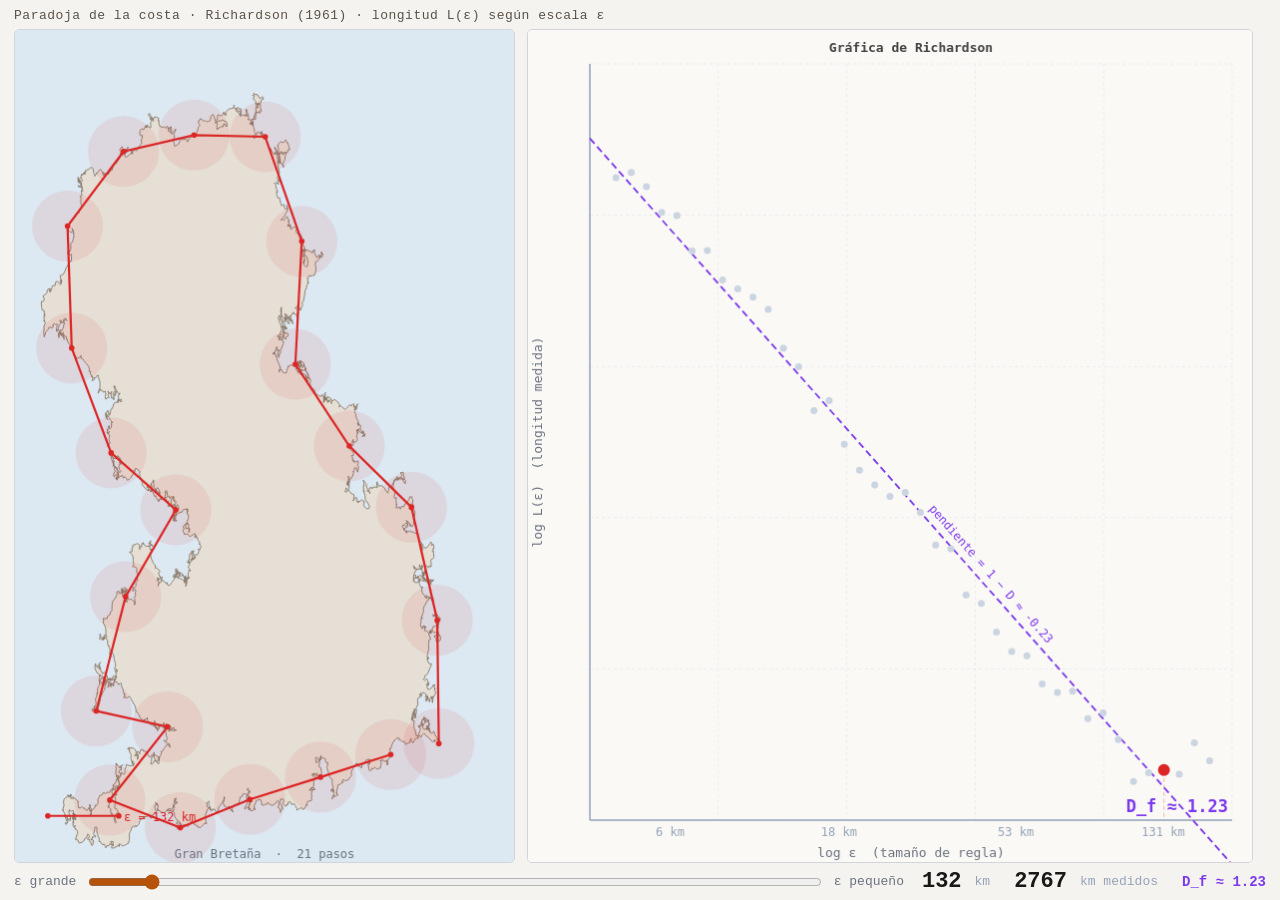
<file: anim/costa_bretana.html>
<!DOCTYPE html>
<html lang="es">
<head>
<meta charset="utf-8">
<style>
  *, *::before, *::after { box-sizing: border-box; }
  html, body { margin: 0; padding: 0; width: 100%; height: 100%;
    background: #f5f3f0; overflow: hidden;
    font-family: 'JetBrains Mono', 'Courier New', monospace; }
  .wrap { width: 100%; height: 100%; display: flex; flex-direction: column;
    padding: 8px 14px 6px; }
  .head { font-size: 13px; font-weight: 500; color: #5a5248; letter-spacing: 0.04em;
    margin-bottom: 6px; }
  .panels { display: flex; gap: 12px; flex: 1; min-height: 0; }
  canvas { display: block; border-radius: 5px; border: 0.5px solid #d1d5db; }
  .ctrl { display: flex; align-items: center; gap: 10px; margin-top: 6px; }
  input[type=range] { flex: 1; accent-color: #b45309; height: 20px; cursor: pointer; }
  .lbl { font-size: 13px; color: #6b7280; }
  .sv  { font-size: 22px; font-weight: 600; color: #1a1816; }
  .sk  { font-size: 13px; color: #94a3b8; margin-left: 3px; }
  .dv  { font-size: 14px; color: #7c3aed; font-weight: 700; margin-left: 14px; }
</style>
</head>
<body>
<div class="wrap">
  <div class="head">Paradoja de la costa · Richardson (1961) · longitud L(ε) según escala ε</div>
  <div class="panels">
    <canvas id="cC"></canvas>
    <canvas id="cP"></canvas>
  </div>
  <div class="ctrl">
    <span class="lbl">ε grande</span>
    <input type="range" id="sl" min="0" max="39" step="1" value="0">
    <span class="lbl">ε pequeño</span>
    <span style="margin-left:8px;" class="sv" id="vEps">—</span><span class="sk">km</span>
    <span style="margin-left:14px;" class="sv" id="vLen">—</span><span class="sk">km medidos</span>
    <span class="dv" id="vD">D ≈ —</span>
  </div>
</div>
<script>
(function(){
  /* ---- seeded LCG random ---- */
  function mkRng(seed) {
    let s = (seed | 0) % 2147483647;
    if (s <= 0) s += 2147483646;
    return () => { s = s * 16807 % 2147483647; return (s - 1) / 2147483646; };
  }

  /*
   * Great Britain outline — clockwise from SE (Dover), closing at end.
   * x ∈ [0,1] west→east,  y ∈ [0,1] north→south.
   */
  const BASE = [
    [0.87, 0.87],  // Dover / Folkestone (SE)
    [0.86, 0.80],  // Thames estuary
    [0.84, 0.73],  // Essex / Norfolk
    [0.82, 0.66],  // The Wash
    [0.80, 0.60],  // Humber estuary
    [0.74, 0.55],  // Scarborough / Tees
    [0.68, 0.50],  // Tyne (Newcastle)
    [0.63, 0.44],  // Berwick-upon-Tweed
    [0.57, 0.40],  // Firth of Forth (S — Edinburgh)
    [0.55, 0.36],  // Fife coast
    [0.62, 0.26],  // Aberdeenshire (NE jut)
    [0.54, 0.20],  // Moray Firth (Inverness)
    [0.51, 0.13],  // Wick / Caithness
    [0.46, 0.09],  // Dunnet Head (northernmost)
    [0.30, 0.11],  // Cape Wrath (NW corner)
    [0.17, 0.16],  // NW Highlands
    [0.09, 0.27],  // Skye / Inner Minch
    [0.07, 0.36],  // Ardnamurchan
    [0.17, 0.46],  // Firth of Clyde (Kintyre)
    [0.19, 0.54],  // Galloway (SW Scotland)
    [0.31, 0.58],  // Cumbria / Solway Firth
    [0.36, 0.63],  // Morecambe Bay
    [0.33, 0.67],  // Formby / Liverpool
    [0.22, 0.68],  // Anglesey / N Wales
    [0.17, 0.75],  // Cardigan Bay
    [0.14, 0.83],  // Pembrokeshire (SW Wales)
    [0.27, 0.85],  // S Wales / Cardiff
    [0.23, 0.89],  // N Somerset / Avonmouth
    [0.19, 0.91],  // N Devon (Hartland)
    [0.08, 0.97],  // Land's End (SW Cornwall)
    [0.18, 1.00],  // Lizard Point (southernmost)
    [0.32, 0.97],  // S Devon / Dartmouth
    [0.47, 0.93],  // Portland Bill / Weymouth
    [0.62, 0.91],  // Bournemouth / Christchurch
    [0.75, 0.89],  // Selsey Bill / Chichester
    [0.87, 0.87],  // Dover (close loop)
  ];

  /* midpoint displacement — H=0.75, sigma0=0.10, 7 iters → D_f ≈ 1.25 */
  function displace(pts, iters, H, sigma0, seed) {
    const r = mkRng(seed);
    let res = pts.map(p => [p[0], p[1]]);
    let sigma = sigma0;
    const decay = Math.pow(2, -H);
    for (let it = 0; it < iters; it++) {
      const nxt = [];
      for (let i = 0; i < res.length - 1; i++) {
        nxt.push(res[i]);
        nxt.push([
          (res[i][0]+res[i+1][0])/2 + (r()-0.5)*sigma,
          (res[i][1]+res[i+1][1])/2 + (r()-0.5)*sigma
        ]);
      }
      nxt.push(res[res.length - 1]);
      res = nxt; sigma *= decay;
    }
    return res;
  }

  const COAST = displace(BASE, 7, 0.75, 0.10, 42);
  const NC = COAST.length;

  /* ruler walk */
  function walk(pts, eps) {
    const steps = [[pts[0][0], pts[0][1]]];
    let sx = pts[0][0], sy = pts[0][1];
    for (let i = 1; i < pts.length; i++) {
      const dx = pts[i][0]-sx, dy = pts[i][1]-sy;
      if (Math.sqrt(dx*dx+dy*dy) >= eps) {
        steps.push([pts[i][0], pts[i][1]]);
        sx = pts[i][0]; sy = pts[i][1];
      }
    }
    return steps;
  }

  /* precompute 40 epsilon levels */
  const EPS_MIN = 0.005, EPS_MAX = 0.20, NE = 40;
  const EPSILONS = Array.from({length: NE}, (_, i) =>
    EPS_MAX * Math.pow(EPS_MIN / EPS_MAX, i / (NE - 1)));
  const ALL_STEPS = EPSILONS.map(e => walk(COAST, e));
  const ALL_LENS  = EPSILONS.map((e, i) => ALL_STEPS[i].length * e);

  /* log-log regression → D_f */
  const logE = EPSILONS.map(Math.log);
  const logL = ALL_LENS.map(Math.log);
  let sX=0, sY=0, sXX=0, sXY=0;
  for (let i=0; i<NE; i++) { sX+=logE[i]; sY+=logL[i]; sXX+=logE[i]*logE[i]; sXY+=logE[i]*logL[i]; }
  const slope     = (NE*sXY - sX*sY) / (NE*sXX - sX*sX);
  const intercept = sY/NE - slope*(sX/NE);
  const Df        = (1 - slope).toFixed(2);

  /* km calibration */
  const SCALE_KM = 2800 / ALL_LENS[0];

  /* canvas setup */
  const cC = document.getElementById('cC');
  const cP = document.getElementById('cP');
  const panels = document.querySelector('.panels');

  function resize() {
    const rh = panels.clientHeight || 330;
    const rw = panels.clientWidth  || 600;
    cC.width  = Math.floor(rw * 0.40); cC.height = rh;
    cP.width  = Math.floor(rw * 0.58); cP.height = rh;
  }
  resize();

  /* ---- draw Britain coastline ---- */
  function drawCoast(idx) {
    const ctx = cC.getContext('2d');
    const W = cC.width, H = cC.height;
    const PAD = 14;
    const availW = W - 2*PAD, availH = H - 2*PAD;
    const tx = x => PAD + x * availW;
    const ty = y => PAD + y * availH;

    ctx.fillStyle = '#dce8f2'; ctx.fillRect(0, 0, W, H);

    /* land */
    ctx.beginPath();
    ctx.moveTo(tx(COAST[0][0]), ty(COAST[0][1]));
    for (let i = 1; i < NC; i++) ctx.lineTo(tx(COAST[i][0]), ty(COAST[i][1]));
    ctx.closePath();
    ctx.fillStyle = '#e5dfd5'; ctx.fill();
    ctx.strokeStyle = '#8a7a6a'; ctx.lineWidth = 0.9; ctx.stroke();

    const eps   = EPSILONS[idx];
    const steps = ALL_STEPS[idx];
    const rPx   = (eps / 2) * availW;

    /* ruler circles */
    if (rPx > 3) {
      ctx.save(); ctx.globalAlpha = 0.09; ctx.fillStyle = '#dc2626';
      for (const [x, y] of steps) {
        ctx.beginPath(); ctx.arc(tx(x), ty(y), rPx, 0, 2*Math.PI); ctx.fill();
      }
      ctx.restore();
    }

    /* measured path */
    ctx.beginPath();
    ctx.moveTo(tx(steps[0][0]), ty(steps[0][1]));
    for (let i = 1; i < steps.length; i++) ctx.lineTo(tx(steps[i][0]), ty(steps[i][1]));
    ctx.strokeStyle = '#dc2626'; ctx.lineWidth = 2.2; ctx.setLineDash([]); ctx.stroke();

    /* step dots */
    ctx.fillStyle = '#dc2626';
    for (const [x, y] of steps) {
      ctx.beginPath(); ctx.arc(tx(x), ty(y), 2.8, 0, 2*Math.PI); ctx.fill();
    }

    /* scale bar */
    const lx1 = tx(0.04), lx2 = tx(0.04) + rPx*2, ly = ty(0.96);
    if (lx2 > lx1 + 3) {
      ctx.strokeStyle = '#dc2626'; ctx.lineWidth = 2.2;
      ctx.beginPath(); ctx.moveTo(lx1, ly); ctx.lineTo(lx2, ly); ctx.stroke();
      ctx.fillStyle = '#dc2626';
      ctx.beginPath(); ctx.arc(lx1, ly, 2.8, 0, 2*Math.PI); ctx.fill();
      ctx.beginPath(); ctx.arc(lx2, ly, 2.8, 0, 2*Math.PI); ctx.fill();
      ctx.fillStyle = '#dc2626'; ctx.font = '12px JetBrains Mono, monospace';
      ctx.textAlign = 'left';
      ctx.fillText('ε = ' + Math.round(eps*SCALE_KM) + ' km', lx2 + 5, ly + 5);
    }

    /* caption */
    ctx.fillStyle = '#6b7280'; ctx.font = '12px JetBrains Mono, monospace';
    ctx.textAlign = 'center';
    ctx.fillText('Gran Bretaña  ·  ' + steps.length + ' pasos', W/2, H - 4);
  }

  /* ---- draw Richardson plot ---- */
  function drawPlot(idx) {
    const ctx = cP.getContext('2d');
    const W = cP.width, H = cP.height;
    const LP=62, RP=20, TP=34, BP=42;
    const IW = W-LP-RP, IH = H-TP-BP;

    ctx.fillStyle = '#fbf9f6'; ctx.fillRect(0, 0, W, H);

    const lxMin = Math.log(EPS_MIN*0.85), lxMax = Math.log(EPS_MAX*1.15);
    const lyMin = Math.min(...logL) - 0.05, lyMax = Math.max(...logL) + 0.14;
    const px = lx => LP + (lx-lxMin)/(lxMax-lxMin)*IW;
    const py = ly => TP + (1-(ly-lyMin)/(lyMax-lyMin))*IH;

    /* grid */
    ctx.setLineDash([3,3]); ctx.strokeStyle = '#e2e8f0'; ctx.lineWidth = 0.7;
    for (let g=0; g<=5; g++) {
      const lx = lxMin + (lxMax-lxMin)*g/5;
      ctx.beginPath(); ctx.moveTo(px(lx),TP); ctx.lineTo(px(lx),TP+IH); ctx.stroke();
      const ly = lyMin + (lyMax-lyMin)*g/5;
      ctx.beginPath(); ctx.moveTo(LP,py(ly)); ctx.lineTo(LP+IW,py(ly)); ctx.stroke();
    }
    ctx.setLineDash([]);

    /* axes */
    ctx.strokeStyle = '#94a3b8'; ctx.lineWidth = 1.5;
    ctx.beginPath(); ctx.moveTo(LP,TP); ctx.lineTo(LP,TP+IH); ctx.stroke();
    ctx.beginPath(); ctx.moveTo(LP,TP+IH); ctx.lineTo(LP+IW,TP+IH); ctx.stroke();

    /* axis labels */
    ctx.fillStyle = '#6b7280'; ctx.font = '13px JetBrains Mono, monospace';
    ctx.textAlign = 'center';
    ctx.fillText('log ε  (tamaño de regla)', LP + IW/2, H - 5);
    ctx.save();
    ctx.translate(14, TP + IH/2); ctx.rotate(-Math.PI/2);
    ctx.fillText('log L(ε)  (longitud medida)', 0, 0);
    ctx.restore();

    /* x tick labels */
    ctx.font = '12px JetBrains Mono, monospace'; ctx.fillStyle = '#94a3b8';
    [0.007, 0.02, 0.06, 0.15].forEach(e => {
      const lx = Math.log(e);
      if (lx > lxMin && lx < lxMax) {
        ctx.textAlign = 'center';
        ctx.fillText(Math.round(e*SCALE_KM) + ' km', px(lx), TP+IH+16);
      }
    });

    /* regression line */
    ctx.beginPath();
    ctx.moveTo(px(lxMin), py(slope*lxMin+intercept));
    ctx.lineTo(px(lxMax), py(slope*lxMax+intercept));
    ctx.strokeStyle = '#7c3aed'; ctx.lineWidth = 1.8; ctx.setLineDash([7,4]); ctx.stroke();
    ctx.setLineDash([]);

    /* slope label rotated */
    const midLx = lxMin*0.38 + lxMax*0.62;
    const angRad = Math.atan2(-(slope/(lyMax-lyMin))*IH, IW/(lxMax-lxMin));
    ctx.save();
    ctx.translate(px(midLx), py(slope*midLx+intercept) - 12);
    ctx.rotate(angRad);
    ctx.font = '12px JetBrains Mono, monospace'; ctx.fillStyle = '#7c3aed';
    ctx.textAlign = 'center';
    ctx.fillText('pendiente = 1 − D ≈ ' + slope.toFixed(2), 0, 0);
    ctx.restore();

    /* dim dots */
    for (let i=0; i<NE; i++) {
      if (i === idx) continue;
      ctx.beginPath(); ctx.arc(px(logE[i]), py(logL[i]), 3.5, 0, 2*Math.PI);
      ctx.fillStyle = '#cbd5e1'; ctx.fill();
    }

    /* current dot */
    ctx.beginPath(); ctx.arc(px(logE[idx]), py(logL[idx]), 7, 0, 2*Math.PI);
    ctx.fillStyle = '#dc2626'; ctx.fill();
    ctx.strokeStyle = '#fbf9f6'; ctx.lineWidth = 2; ctx.stroke();

    /* vertical guide */
    ctx.beginPath();
    ctx.moveTo(px(logE[idx]), py(logL[idx])+8);
    ctx.lineTo(px(logE[idx]), TP+IH);
    ctx.strokeStyle = '#dc262440'; ctx.lineWidth = 1.3; ctx.setLineDash([4,3]); ctx.stroke();
    ctx.setLineDash([]);

    /* D label */
    ctx.font = 'bold 17px JetBrains Mono, monospace'; ctx.fillStyle = '#7c3aed';
    ctx.textAlign = 'right';
    ctx.fillText('D_f ≈ ' + Df, LP+IW-4, TP+IH-8);

    /* title */
    ctx.font = 'bold 13px JetBrains Mono, monospace'; ctx.fillStyle = '#444';
    ctx.textAlign = 'center';
    ctx.fillText('Gráfica de Richardson', LP+IW/2, TP - 12);
  }

  /* ---- update display ---- */
  let curIdx = 0;
  const sl = document.getElementById('sl');

  function update(idx) {
    curIdx = idx;
    sl.value = idx;
    drawCoast(idx);
    drawPlot(idx);
    document.getElementById('vEps').textContent = Math.round(EPSILONS[idx]*SCALE_KM);
    document.getElementById('vLen').textContent = Math.round(ALL_LENS[idx]*SCALE_KM).toLocaleString('es');
    document.getElementById('vD').textContent   = 'D_f ≈ ' + Df;
  }

  /* ---- auto-play: advance one step every 380 ms, loop back to 0 ---- */
  let paused = false;
  let pauseTimer = null;

  function tick() {
    if (!paused) {
      curIdx = (curIdx + 1) % NE;
      update(curIdx);
    }
  }
  const autoTimer = setInterval(tick, 380);

  /* manual drag: pause for 4 s then resume */
  sl.addEventListener('input', e => {
    paused = true;
    if (pauseTimer) clearTimeout(pauseTimer);
    update(+e.target.value);
    pauseTimer = setTimeout(() => { paused = false; }, 4000);
  });

  update(0);
  window.addEventListener('resize', () => { resize(); update(curIdx); });
})();
</script>
</body>
</html>
</file>
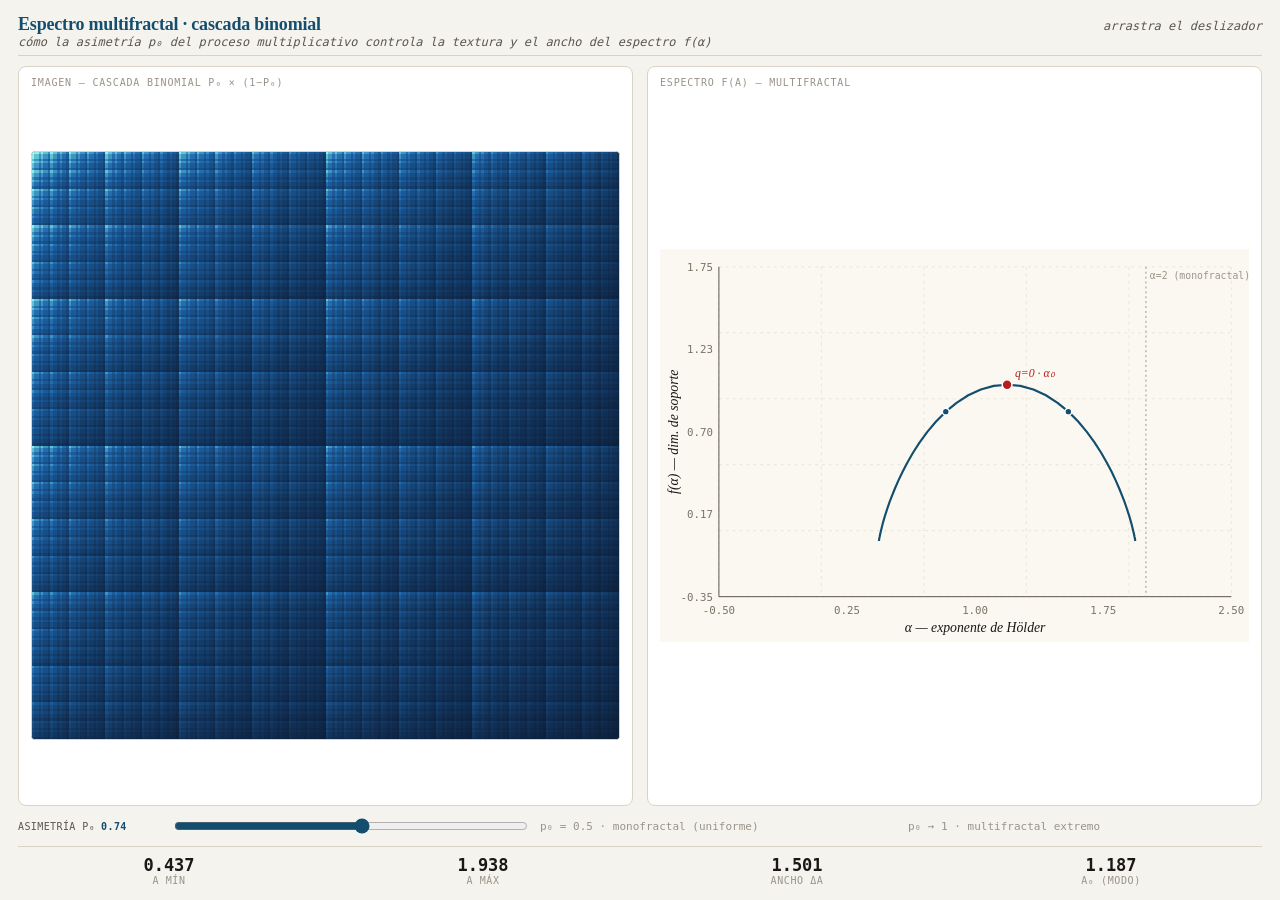
<file: anim/multifractal.html>
<!doctype html>
<html lang="es">
<head>
<meta charset="utf-8">
<meta name="viewport" content="width=device-width,initial-scale=1">
<style>
  :root {
    --bg: #f5f3ee;
    --panel: #ffffff;
    --ink: #1a1816;
    --ink-soft: #5b554c;
    --ink-faint: #9a9388;
    --line: #d9d3c5;
    --accent: #134e6f;
    --rough: #b91c1c;
    --smooth: #6d28d9;
  }
  *, *::before, *::after { box-sizing: border-box; }
  html, body { margin: 0; padding: 0; background: var(--bg); color: var(--ink);
    font-family: 'JetBrains Mono', ui-monospace, monospace; overflow: hidden; }
  .wrap { width: 100vw; height: 100vh;
    padding: 14px 18px;
    display: grid;
    grid-template-rows: auto 1fr auto auto;
    gap: 10px;
  }
  .head { display: flex; justify-content: space-between; align-items: baseline;
    border-bottom: 1px solid var(--line); padding-bottom: 6px; }
  .title { font-family: 'Fraunces','Newsreader',Georgia,serif; font-size: 18px; font-weight: 600;
    color: var(--accent); letter-spacing: -0.01em; }
  .sub { font-size: 12px; color: var(--ink-soft); font-style: italic; }
  .panels { display: grid; grid-template-columns: 1fr 1fr; gap: 14px; min-height: 0; }
  .panel { background: var(--panel); border: 1px solid var(--line);
    border-radius: 8px; padding: 10px 12px; display: flex; flex-direction: column;
    gap: 8px; min-height: 0; }
  .ptitle { font-size: 10px; letter-spacing: 0.08em; text-transform: uppercase;
    color: var(--ink-faint); }
  .imgwrap { flex: 1; position: relative; min-height: 0; }
  .imgwrap canvas { position: absolute; inset: 0; width: 100%; height: 100%;
    image-rendering: pixelated; image-rendering: crisp-edges;
    background: #000; border-radius: 4px; border: 1px solid var(--line); }
  .imgwrap svg { position: absolute; inset: 0; width: 100%; height: 100%; }
  .ctrl { display: grid; grid-template-columns: 140px 1fr 1fr 1fr; gap: 14px;
    align-items: center; font-size: 12px; }
  .ctrl label { color: var(--ink-soft); letter-spacing: 0.04em; text-transform: uppercase;
    font-size: 10px; }
  .ctrl input[type=range] { width: 100%; accent-color: var(--accent); }
  .ctrl .v { font-weight: 600; color: var(--accent); margin-left: 6px; }
  .stats { display: grid; grid-template-columns: repeat(4, 1fr); gap: 12px;
    border-top: 1px solid var(--line); padding-top: 8px; }
  .stat { text-align: center; }
  .stat .n { font-size: 17px; font-weight: 600; color: var(--ink); }
  .stat .k { font-size: 10px; color: var(--ink-faint); letter-spacing: 0.06em;
    text-transform: uppercase; }
</style>
</head>
<body>
<div class="wrap">
  <div class="head">
    <div>
      <div class="title">Espectro multifractal · cascada binomial</div>
      <div class="sub">cómo la asimetría p₀ del proceso multiplicativo controla la textura y el ancho del espectro f(α)</div>
    </div>
    <div class="sub mono" id="hint">arrastra el deslizador</div>
  </div>

  <div class="panels">
    <div class="panel">
      <div class="ptitle">imagen — cascada binomial p₀ × (1−p₀)</div>
      <div class="imgwrap"><canvas id="img"></canvas></div>
    </div>
    <div class="panel">
      <div class="ptitle">espectro f(α) — multifractal</div>
      <div class="imgwrap"><svg id="spec" viewBox="0 0 600 400" preserveAspectRatio="xMidYMid meet"></svg></div>
    </div>
  </div>

  <div class="ctrl">
    <label>asimetría p₀<span class="v" id="vP">0.50</span></label>
    <input type="range" id="sl" min="0.50" max="0.95" step="0.01" value="0.70">
    <div style="font-size:11px;color:var(--ink-faint);">p₀ = 0.5 · monofractal (uniforme)</div>
    <div style="font-size:11px;color:var(--ink-faint);">p₀ → 1 · multifractal extremo</div>
  </div>

  <div class="stats">
    <div class="stat"><div class="n" id="sAmin">—</div><div class="k">α mín</div></div>
    <div class="stat"><div class="n" id="sAmax">—</div><div class="k">α máx</div></div>
    <div class="stat"><div class="n" id="sW">—</div><div class="k">ancho Δα</div></div>
    <div class="stat"><div class="n" id="sA0">—</div><div class="k">α₀ (modo)</div></div>
  </div>
</div>

<script>
(function() {
  // ---------- binomial cascade ----------
  const DEPTH = 8;                  // image 256×256
  const N = 1 << DEPTH;             // 256

  function buildCascade(p0) {
    // measure on dyadic grid
    let arr = new Float32Array(1); arr[0] = 1;
    for (let d = 0; d < DEPTH; d++) {
      const next = new Float32Array(arr.length * 4);
      // 2D binomial: each cell splits into 2x2 with weights p0,(1-p0),(1-p0),p0
      // or for asymmetric: corner = p0², two corners = p0(1-p0), one = (1-p0)²
      const w00 = p0 * p0;
      const w01 = p0 * (1 - p0);
      const w10 = (1 - p0) * p0;
      const w11 = (1 - p0) * (1 - p0);
      const side = 1 << d;
      for (let y = 0; y < side; y++) {
        for (let x = 0; x < side; x++) {
          const v = arr[y * side + x];
          const nx = 2*x, ny = 2*y;
          const nside = side * 2;
          next[ny     * nside + nx]     = v * w00;
          next[ny     * nside + nx + 1] = v * w01;
          next[(ny+1) * nside + nx]     = v * w10;
          next[(ny+1) * nside + nx + 1] = v * w11;
        }
      }
      arr = next;
    }
    return arr;
  }

  // ---------- compute multifractal spectrum (method of moments) ----------
  // For a binomial cascade with weights (p0, 1-p0):
  // Closed-form: τ(q) = -log2(p0^q + (1-p0)^q)
  // α(q) = dτ/dq = -[p0^q log2(p0) + (1-p0)^q log2(1-p0)] / (p0^q + (1-p0)^q)
  // f(α) = q α(q) - τ(q)
  function computeSpectrum(p0) {
    const pts = [];
    if (p0 <= 0.5001) {
      // degenerate: monofractal => single point f(α)=2 at α=2
      // we'll show a flat singleton-ish curve
      for (let q = -8; q <= 8; q += 0.25) {
        pts.push({ q, alpha: 2, f: 2 });
      }
      return pts;
    }
    const p1 = 1 - p0;
    const L2 = Math.log2;
    for (let q = -8; q <= 8; q += 0.2) {
      const a = Math.pow(p0, q), b = Math.pow(p1, q);
      const sum = a + b;
      const tau = -L2(sum);
      const alpha = -(a * L2(p0) + b * L2(p1)) / sum;
      // 2D cascade: multiply by 2 (because alpha is per-dimension extension)
      const f = q * alpha - tau;
      pts.push({ q, alpha, f });
    }
    return pts;
  }

  // ---------- render image canvas ----------
  const imgC = document.getElementById('img');
  const ictx = imgC.getContext('2d', { alpha: false });

  function fit() {
    const r = imgC.parentElement.getBoundingClientRect();
    // square viewport — use min side
    const side = Math.min(r.width, r.height);
    const dpr = Math.min(window.devicePixelRatio || 1, 2);
    imgC.style.width = side + 'px';
    imgC.style.height = side + 'px';
    imgC.style.left = ((r.width - side) / 2) + 'px';
    imgC.style.top = ((r.height - side) / 2) + 'px';
    imgC.style.position = 'absolute';
    imgC.width = imgC.height = N;   // logical size = cascade size
  }

  function drawImage(p0) {
    const arr = buildCascade(p0);
    // find max for normalization
    let mx = 0;
    for (let i = 0; i < arr.length; i++) if (arr[i] > mx) mx = arr[i];
    const img = ictx.createImageData(N, N);
    const d = img.data;
    for (let i = 0; i < arr.length; i++) {
      // use log normalization so we can see broad range
      const v = arr[i] / mx;
      const t = Math.pow(v, 0.18);     // gamma compress
      // teal → cyan → cream colormap
      let r, g, b;
      if (t < 0.45) {
        const u = t / 0.45;
        r = 10 + u * 20; g = 20 + u * 80; b = 40 + u * 130;
      } else if (t < 0.78) {
        const u = (t - 0.45) / 0.33;
        r = 30 + u * 90; g = 100 + u * 130; b = 170 + u * 60;
      } else {
        const u = (t - 0.78) / 0.22;
        r = 120 + u * 130; g = 230 + u * 25; b = 230 + u * 25;
      }
      const idx = i * 4;
      d[idx] = r; d[idx+1] = g; d[idx+2] = b; d[idx+3] = 255;
    }
    ictx.putImageData(img, 0, 0);
  }

  // ---------- spectrum SVG ----------
  const specSvg = document.getElementById('spec');
  function drawSpec(p0) {
    const pts = computeSpectrum(p0);
    // bounds
    const alphas = pts.map(p => p.alpha);
    const fs     = pts.map(p => p.f);
    const aMin = Math.min(...alphas, 0), aMax = Math.max(...alphas, 2);
    const fMin = Math.min(0, Math.min(...fs)), fMax = Math.max(1.4, Math.max(...fs));

    // pad ranges
    const padA = (aMax - aMin) * 0.15 + 0.2;
    const padF = (fMax - fMin) * 0.18 + 0.1;
    const a0 = aMin - padA, a1 = aMax + padA;
    const f0 = fMin - padF, f1 = fMax + padF;

    const W = 600, H = 400, L = 60, R = 18, T = 18, B = 46;
    const IW = W - L - R, IH = H - T - B;
    const xs = a => L + (a - a0) / (a1 - a0) * IW;
    const ys = f => T + (1 - (f - f0) / (f1 - f0)) * IH;

    // build elements
    let s = '';
    // background grid
    s += `<rect x="0" y="0" width="${W}" height="${H}" fill="#fbf8f1"/>`;
    s += `<g stroke="#e6e1d4" stroke-width="0.8" stroke-dasharray="3 4">`;
    for (let i = 0; i <= 5; i++) {
      const x = L + IW * i/5, y = T + IH * i/5;
      s += `<line x1="${x}" y1="${T}" x2="${x}" y2="${T+IH}"/>`;
      s += `<line x1="${L}" y1="${y}" x2="${L+IW}" y2="${y}"/>`;
    }
    s += `</g>`;
    // axes
    s += `<line x1="${L}" y1="${T+IH}" x2="${L+IW}" y2="${T+IH}" stroke="#5b554c"/>`;
    s += `<line x1="${L}" y1="${T}" x2="${L}" y2="${T+IH}" stroke="#5b554c"/>`;
    // axis ticks
    s += `<g font-family="'JetBrains Mono',monospace" font-size="11" fill="#7a7466">`;
    for (let i = 0; i <= 4; i++) {
      const at = a0 + (a1 - a0) * i/4;
      s += `<text x="${xs(at)}" y="${T+IH+18}" text-anchor="middle">${at.toFixed(2)}</text>`;
    }
    for (let i = 0; i <= 4; i++) {
      const ft = f0 + (f1 - f0) * i/4;
      s += `<text x="${L-6}" y="${ys(ft)+4}" text-anchor="end">${ft.toFixed(2)}</text>`;
    }
    s += `</g>`;
    // axis titles
    s += `<text x="${L+IW/2}" y="${H-10}" text-anchor="middle" font-family="Fraunces,serif" font-style="italic" font-size="14" fill="#1a1816">α — exponente de Hölder</text>`;
    s += `<text x="${18}" y="${T+IH/2}" transform="rotate(-90 18 ${T+IH/2})" text-anchor="middle" font-family="Fraunces,serif" font-style="italic" font-size="14" fill="#1a1816">f(α) — dim. de soporte</text>`;

    // spectrum curve
    let path = '';
    for (let i = 0; i < pts.length; i++) {
      const x = xs(pts[i].alpha), y = ys(pts[i].f);
      path += (i === 0 ? 'M' : 'L') + x.toFixed(1) + ',' + y.toFixed(1);
    }
    s += `<path d="${path}" fill="none" stroke="#134e6f" stroke-width="2.2" stroke-linejoin="round"/>`;
    // dots at q=0, q=±1, q=±5
    pts.forEach(p => {
      if (Math.abs(p.q) < 0.01 || Math.abs(p.q - 1) < 0.11 || Math.abs(p.q + 1) < 0.11) {
        const isMode = Math.abs(p.q) < 0.01;
        const fill = isMode ? '#b91c1c' : '#134e6f';
        const r = isMode ? 5 : 3.5;
        s += `<circle cx="${xs(p.alpha)}" cy="${ys(p.f)}" r="${r}" fill="${fill}" stroke="#fff" stroke-width="1.5"/>`;
        if (isMode) {
          s += `<text x="${xs(p.alpha)+8}" y="${ys(p.f)-8}" font-family="Fraunces,serif" font-style="italic" font-size="12" fill="#b91c1c">q=0 · α₀</text>`;
        }
      }
    });
    // monofractal reference: vertical mark at α=2
    s += `<line x1="${xs(2)}" y1="${T}" x2="${xs(2)}" y2="${T+IH}" stroke="#9a9388" stroke-dasharray="2 3" stroke-width="1"/>`;
    s += `<text x="${xs(2)+4}" y="${T+12}" font-family="JetBrains Mono,monospace" font-size="10" fill="#9a9388">α=2 (monofractal)</text>`;

    specSvg.innerHTML = s;

    // stats
    const aLo = Math.min(...alphas), aHi = Math.max(...alphas);
    const center = pts.find(p => Math.abs(p.q) < 0.01) || pts[Math.floor(pts.length/2)];
    document.getElementById('sAmin').textContent = aLo.toFixed(3);
    document.getElementById('sAmax').textContent = aHi.toFixed(3);
    document.getElementById('sW').textContent = (aHi - aLo).toFixed(3);
    document.getElementById('sA0').textContent = center.alpha.toFixed(3);
  }

  // ---------- wiring ----------
  const sl = document.getElementById('sl');
  const vP = document.getElementById('vP');
  let p0 = parseFloat(sl.value);
  let raf = null;

  function update() {
    vP.textContent = p0.toFixed(2);
    drawImage(p0);
    drawSpec(p0);
  }

  function resize() {
    fit();
    update();
  }

  sl.addEventListener('input', e => {
    p0 = parseFloat(e.target.value);
    if (raf) cancelAnimationFrame(raf);
    raf = requestAnimationFrame(update);
  });

  window.addEventListener('resize', resize);
  resize();

  // gentle auto-play on load
  let auto = true;
  let dir = 1;
  const tick = () => {
    if (!auto) return;
    p0 += dir * 0.003;
    if (p0 >= 0.92) { p0 = 0.92; dir = -1; }
    if (p0 <= 0.52) { p0 = 0.52; dir = 1; }
    sl.value = p0;
    update();
  };
  let timer = setInterval(tick, 90);
  // stop auto after 22s, or on first interaction
  setTimeout(() => { auto = false; }, 22000);
  sl.addEventListener('input', () => { auto = false; });
})();
</script>
</body>
</html>
</file>
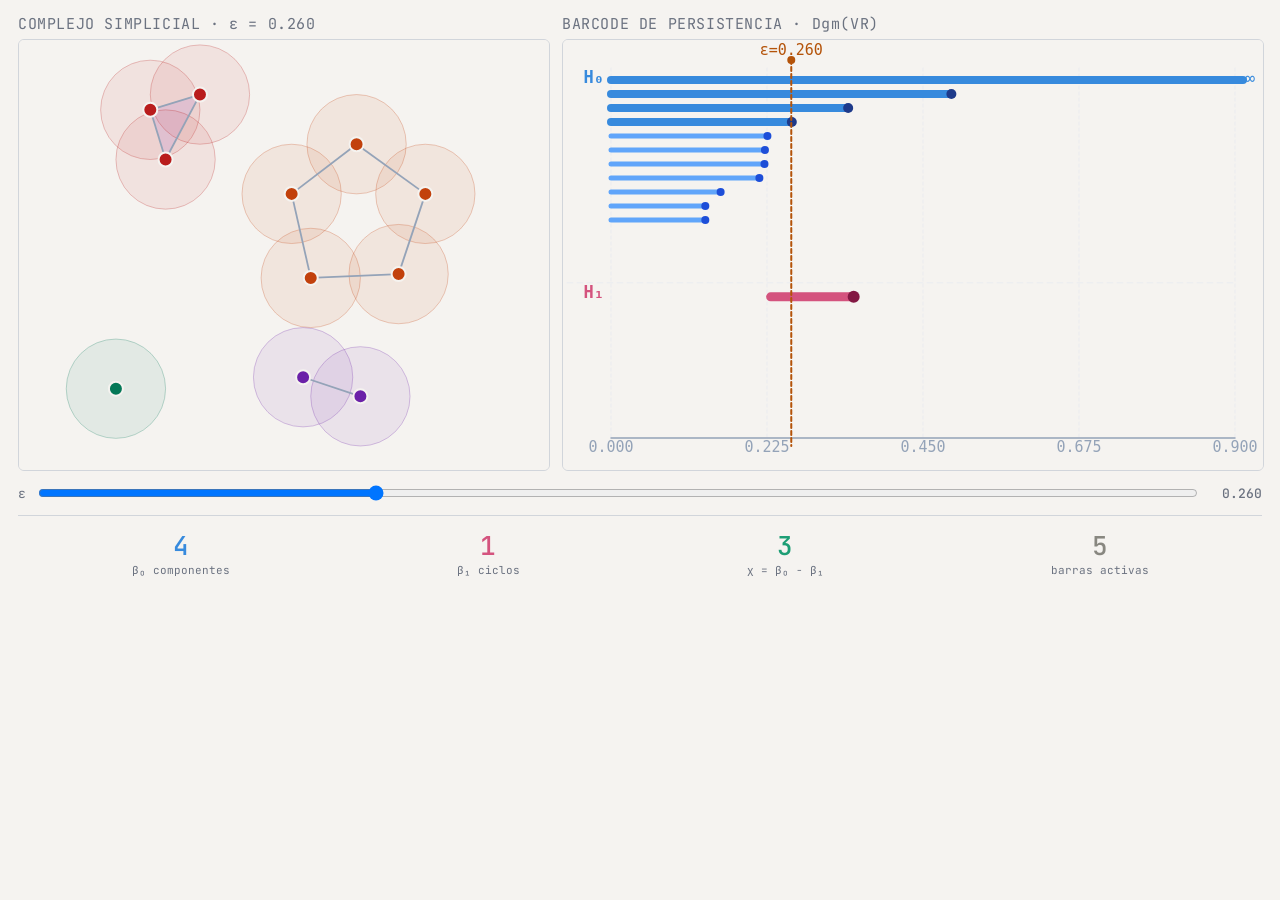
<file: anim/vr_filtration.html>
<!DOCTYPE html>
<html lang="es">
<head>
<meta charset="utf-8">
<meta name="viewport" content="width=device-width,initial-scale=1">
<link href="https://fonts.googleapis.com/css2?family=JetBrains+Mono:wght@400;500&display=swap" rel="stylesheet">
<style>
  :root {
    --font-mono: 'JetBrains Mono', ui-monospace, monospace;
    --color-text-secondary: #6b7280;
    --color-border-tertiary: #d1d5db;
  }
  html, body { margin: 0; padding: 0; background: #f5f3f0; }
  body { padding: 14px 18px 10px 18px; box-sizing: border-box; font-family: var(--font-mono); }
  .graphs { display: flex; gap: 12px; align-items: flex-start; width: 100%; }
  .graphs > div:first-child { flex: 0 0 auto; }
  .graphs > div:last-child  { flex: 1; min-width: 0; }
  canvas { display: block; border: 0.5px solid var(--color-border-tertiary); border-radius: 6px; }
  .lbl { font-size: 15px; font-family: var(--font-mono); color: var(--color-text-secondary);
         margin-bottom: 5px; letter-spacing: 0.04em; }
  .controls { display: flex; align-items: center; gap: 10px; margin-top: 12px; }
  .controls span { font-family: var(--font-mono); font-size: 13px; color: var(--color-text-secondary); }
  .controls input { flex: 1; }
  .controls .val { font-weight: 500; min-width: 52px; text-align: right; }
  .stats { display: flex; justify-content: space-around; flex-wrap: wrap;
           margin-top: 12px; border-top: 0.5px solid var(--color-border-tertiary); padding-top: 10px; }
  .stat { text-align: center; padding: 2px 16px; }
  .stat .n { font-size: 26px; font-weight: 500; font-family: var(--font-mono); }
  .stat .k { font-size: 11px; color: var(--color-text-secondary); font-family: var(--font-mono); }
</style>
</head>
<body>
<div class="graphs">
  <div>
    <div class="lbl">COMPLEJO SIMPLICIAL · ε = <span id="ve">0.220</span></div>
    <canvas id="vC" width="530" height="430"></canvas>
  </div>
  <div>
    <div class="lbl">BARCODE DE PERSISTENCIA · Dgm(VR)</div>
    <canvas id="vB" width="700" height="430"></canvas>
  </div>
</div>
<div class="controls">
  <span>ε</span>
  <input type="range" id="vSl" min="0" max="0.9" step="0.005" value="0.22">
  <span class="val" id="vVal">0.220</span>
</div>
<div class="stats">
  <div class="stat"><div class="n" style="color:#378ADD" id="vB0">11</div><div class="k">β₀ componentes</div></div>
  <div class="stat"><div class="n" style="color:#D4537E" id="vB1">0</div><div class="k">β₁ ciclos</div></div>
  <div class="stat"><div class="n" style="color:#1D9E75" id="vCh">11</div><div class="k">χ = β₀ − β₁</div></div>
  <div class="stat"><div class="n" style="color:#888780" id="vAc">0</div><div class="k">barras activas</div></div>
</div>
<script>
(function(){
const PTS=[[.69,.21],[.87,.34],[.80,.55],[.57,.56],[.52,.34],[.15,.12],[.28,.08],[.19,.25],[.06,.85],[.55,.82],[.70,.87]];
const NP=PTS.length,d2=(a,b)=>Math.hypot(a[0]-b[0],a[1]-b[1]);
const sk=v=>[...v].sort((a,b)=>a-b).join(',');
function persist(C){
  const S=[...C].sort((a,b)=>a.f!==b.f?a.f-b.f:a.d-b.d);
  const m=S.length,ix=new Map(S.map((s,i)=>[sk(s.v),i]));
  const bnd=s=>{
    if(s.d===0)return[];
    if(s.d===1)return s.v.map(x=>ix.get(''+x));
    return s.d===2?[[s.v[0],s.v[1]],[s.v[0],s.v[2]],[s.v[1],s.v[2]]].map(e=>ix.get(sk(e))):[];
  };
  const D=S.map(s=>new Set(bnd(s).filter(x=>x!=null)));
  const pv=new Map(),lw=j=>D[j].size?Math.max(...D[j]):-1;
  for(let j=0;j<m;j++){let l=lw(j);while(l!==-1&&pv.has(l)){for(const x of D[pv.get(l)])D[j].has(x)?D[j].delete(x):D[j].add(x);l=lw(j);}if(l!==-1)pv.set(l,j);}
  const used=new Set(),bars=[];
  for(let j=0;j<m;j++){const l=lw(j);if(l>=0){used.add(l);used.add(j);if(S[l].f<S[j].f)bars.push({b:S[l].f,d:S[j].f,dim:S[l].d});}}
  S.forEach((s,i)=>{if(!used.has(i))bars.push({b:s.f,d:Infinity,dim:s.d});});
  return bars.filter(x=>x.dim<=1);
}
function buildVR(){
  const c=PTS.map((_,i)=>({f:0,d:0,v:[i]}));
  for(let i=0;i<NP;i++)for(let j=i+1;j<NP;j++)c.push({f:d2(PTS[i],PTS[j]),d:1,v:[i,j]});
  for(let i=0;i<NP;i++)for(let j=i+1;j<NP;j++)for(let k=j+1;k<NP;k++)c.push({f:Math.max(d2(PTS[i],PTS[j]),d2(PTS[j],PTS[k]),d2(PTS[i],PTS[k])),d:2,v:[i,j,k]});
  return c;
}
function vrAt(e){
  const E=[],T=[];
  for(let i=0;i<NP;i++)for(let j=i+1;j<NP;j++)if(d2(PTS[i],PTS[j])<=e)E.push([i,j]);
  for(let i=0;i<NP;i++)for(let j=i+1;j<NP;j++)for(let k=j+1;k<NP;k++)if(Math.max(d2(PTS[i],PTS[j]),d2(PTS[j],PTS[k]),d2(PTS[i],PTS[k]))<=e)T.push([i,j,k]);
  return{E,T};
}
function vrBetti(e){
  const{E,T}=vrAt(e),p=Array.from({length:NP},(_,i)=>i);
  const f=x=>{while(p[x]!==x){p[x]=p[p[x]];x=p[x];}return x;};
  for(const[i,j]of E){const a=f(i),b=f(j);if(a!==b)p[a]=b;}
  const b0=new Set(p.map((_,i)=>f(i))).size;
  return{b0,b1:Math.max(0,b0-NP+E.length-T.length)};
}
const BARS=persist(buildVR());
const BG='#f5f3f0';
const EGC='#94a3b8';
const TXT='#94a3b8';
const GRD='#e2e8f0';
const PC=['#1d4ed8','#be185d','#15803d','#c2410c','#6d28d9','#0e7490','#a16207','#b91c1c','#047857','#7e22ce','#6b21a8'];
const LC='#b45309';

function drawVR(cv,e){
  const ctx=cv.getContext('2d'),W=cv.width,H=cv.height,P=24;
  // Use a square drawing region so that horizontal and vertical scales are
  // identical — this ensures circles of radius ε/2 touch exactly when the
  // Vietoris-Rips edge appears (d(i,j) = ε), with no axis distortion.
  const Qs=Math.min(W-2*P,H-2*P),Ox=(W-Qs)/2,Oy=(H-Qs)/2;
  const tx=x=>Ox+x*Qs,ty=y=>Oy+y*Qs;
  const{E,T}=vrAt(e);
  const p=Array.from({length:NP},(_,i)=>i);
  const f=x=>{while(p[x]!==x){p[x]=p[p[x]];x=p[x];}return x;};
  for(const[i,j]of E){const a=f(i),b=f(j);if(a!==b)p[a]=b;}
  ctx.clearRect(0,0,W,H);ctx.fillStyle=BG;ctx.fillRect(0,0,W,H);
  ctx.save();ctx.globalAlpha=0.12;
  for(const[i,j,k]of T){ctx.beginPath();ctx.moveTo(tx(PTS[i][0]),ty(PTS[i][1]));ctx.lineTo(tx(PTS[j][0]),ty(PTS[j][1]));ctx.lineTo(tx(PTS[k][0]),ty(PTS[k][1]));ctx.closePath();ctx.fillStyle='#7c3aed';ctx.fill();}
  ctx.restore();
  const r=Math.min(e/2*Qs,Qs/2);
  if(r>1)for(let i=0;i<NP;i++){const c=PC[f(i)%PC.length];ctx.beginPath();ctx.arc(tx(PTS[i][0]),ty(PTS[i][1]),r,0,2*Math.PI);ctx.fillStyle=c+'14';ctx.strokeStyle=c+'40';ctx.lineWidth=1;ctx.fill();ctx.stroke();}
  ctx.lineWidth=1.8;ctx.strokeStyle=EGC;
  for(const[i,j]of E){ctx.beginPath();ctx.moveTo(tx(PTS[i][0]),ty(PTS[i][1]));ctx.lineTo(tx(PTS[j][0]),ty(PTS[j][1]));ctx.stroke();}
  for(let i=0;i<NP;i++){const c=PC[f(i)%PC.length];ctx.beginPath();ctx.arc(tx(PTS[i][0]),ty(PTS[i][1]),7,0,2*Math.PI);ctx.fillStyle=c;ctx.fill();ctx.strokeStyle=BG;ctx.lineWidth=2;ctx.stroke();}
}
function drawBC(cv,bars,eps){
  const ctx=cv.getContext('2d'),W=cv.width,H=cv.height;
  const LP=48,RP=28,TP=34,BP=32,IW=W-LP-RP,IH=H-TP-BP;
  const MX=0.9;
  ctx.clearRect(0,0,W,H);ctx.fillStyle=BG;ctx.fillRect(0,0,W,H);
  const toX=v=>LP+Math.min(v/MX,1.05)*IW,INF=LP+IW+8;
  const h0=bars.filter(b=>b.dim===0).sort((a,b)=>(b.d===Infinity?9e9:b.d-b.b)-(a.d===Infinity?9e9:a.d-a.b));
  const h1=bars.filter(b=>b.dim===1&&(b.d===Infinity||b.d-b.b>0.08));
  const H0H=IH*.56,H1H=IH*.36;
  const g0=Math.min(14,H0H/(h0.length||1)),g1=Math.min(18,H1H/(h1.length||1));
  ctx.setLineDash([3,3]);ctx.strokeStyle=GRD;ctx.lineWidth=.6;
  [0,.25,.5,.75,1].forEach(f=>{const x=toX(f*MX);ctx.beginPath();ctx.moveTo(x,TP-6);ctx.lineTo(x,H-BP+4);ctx.stroke();});
  ctx.setLineDash([]);ctx.strokeStyle=EGC;ctx.lineWidth=1.5;ctx.beginPath();ctx.moveTo(LP,H-BP);ctx.lineTo(W-RP,H-BP);ctx.stroke();
  ctx.fillStyle=TXT;ctx.font='15px monospace';ctx.textAlign='center';
  [0,.225,.45,.675,.9].forEach(v=>ctx.fillText(v.toFixed(3),toX(v),H-BP+14));
  ctx.fillStyle='#378ADD';ctx.font='bold 17px monospace';ctx.textAlign='right';ctx.fillText('H₀',LP-7,TP+9);
  h0.forEach((b,i)=>{
    const alive=b.b<=eps&&(b.d===Infinity||eps<b.d),y=TP+6+i*g0;
    const x1=toX(b.b),x2=b.d===Infinity?INF:toX(b.d);
    ctx.strokeStyle=alive?'#378ADD':'#60a5fa';ctx.lineWidth=alive?8:5;ctx.lineCap='round';
    ctx.beginPath();ctx.moveTo(x1,y);ctx.lineTo(x2,y);ctx.stroke();
    if(b.d===Infinity){ctx.fillStyle=alive?'#378ADD':'#60a5fa';ctx.font='17px monospace';ctx.textAlign='left';ctx.fillText('∞',INF+2,y+4);}
    else{ctx.fillStyle=alive?'#1e3a8a':'#1d4ed8';ctx.beginPath();ctx.arc(x2,y,alive?5:4,0,2*Math.PI);ctx.fill();}
  });
  const sy=TP+H0H+5;
  ctx.setLineDash([6,4]);ctx.strokeStyle=GRD;ctx.lineWidth=.6;ctx.beginPath();ctx.moveTo(LP-44,sy);ctx.lineTo(W-RP,sy);ctx.stroke();ctx.setLineDash([]);
  ctx.fillStyle='#D4537E';ctx.font='bold 17px monospace';ctx.textAlign='right';ctx.fillText('H₁',LP-7,sy+15);
  h1.forEach((b,i)=>{
    const alive=b.b<=eps&&(b.d===Infinity||eps<b.d),y=sy+14+i*g1;
    const x1=toX(b.b),x2=b.d===Infinity?INF:toX(b.d);
    ctx.strokeStyle=alive?'#D4537E':'#f472b6';ctx.lineWidth=alive?9:5;ctx.lineCap='round';
    ctx.beginPath();ctx.moveTo(x1,y);ctx.lineTo(x2,y);ctx.stroke();
    if(b.d===Infinity){ctx.fillStyle=alive?'#D4537E':'#f472b6';ctx.font='17px monospace';ctx.textAlign='left';ctx.fillText('∞',INF+2,y+4);}
    else{ctx.fillStyle=alive?'#831843':'#be185d';ctx.beginPath();ctx.arc(x2,y,alive?6:4,0,2*Math.PI);ctx.fill();}
  });
  const px=toX(eps);
  ctx.strokeStyle=LC;ctx.lineWidth=2;ctx.setLineDash([4,3]);
  ctx.beginPath();ctx.moveTo(px,TP-14);ctx.lineTo(px,H-BP+8);ctx.stroke();ctx.setLineDash([]);
  ctx.beginPath();ctx.arc(px,TP-14,4,0,2*Math.PI);ctx.fillStyle=LC;ctx.fill();
  ctx.fillStyle=LC;ctx.font='15px monospace';ctx.textAlign='center';ctx.fillText('ε='+eps.toFixed(3),px,TP-19);
}
let eps=0.22;
function upd(){
  drawVR(document.getElementById('vC'),eps);
  drawBC(document.getElementById('vB'),BARS,eps);
  const{b0,b1}=vrBetti(eps);
  const ac=BARS.filter(b=>b.b<=eps&&(b.d===Infinity||eps<b.d)).length;
  document.getElementById('vB0').textContent=b0;
  document.getElementById('vB1').textContent=b1;
  document.getElementById('vCh').textContent=b0-b1;
  document.getElementById('vAc').textContent=ac;
  document.getElementById('ve').textContent=eps.toFixed(3);
  document.getElementById('vVal').textContent=eps.toFixed(3);
}
let _vPaused=false,_vPTimer=null;
document.getElementById('vSl').addEventListener('input',e=>{
  eps=+e.target.value;upd();
  _vPaused=true;if(_vPTimer)clearTimeout(_vPTimer);
  _vPTimer=setTimeout(()=>{_vPaused=false;},4000);
});
setInterval(()=>{
  if(_vPaused)return;
  eps=Math.round((eps+0.01)/0.005)*0.005;
  if(eps>0.9+1e-9)eps=0;
  document.getElementById('vSl').value=eps;
  upd();
},280);
upd();
})();
</script>
</body>
</html>
</file>
<file: css/style.css>
/* ============================================================
   Laboratorio de Sistemas Complejos — stylesheet
   tokens · base · sections · components
============================================================ */

:root {
  /* paper / ink */
  --bg:           #faf8f4;
  --bg-warm:      #f3efe7;
  --bg-card:      #ffffff;
  --bg-deep:      #efeae0;
  --ink:          #1a1a1f;
  --ink-2:        #3a3a44;
  --ink-3:        #6a6a76;
  --ink-4:        #9a9aa6;
  --rule:         #d8d3c7;
  --rule-soft:    #e8e2d4;

  /* accents — saturated, used inside vis only */
  --cyan:         #0fb5c4;
  --cyan-deep:    #047d89;
  --violet:       #7c3aed;
  --violet-deep:  #5b21b6;
  --orange:       #ea7e3a;
  --orange-deep:  #c2410c;
  --pink:         #e63990;

  /* gallery hues */
  --hue-mandel:   #7c3aed;
  --hue-julia:    #0fb5c4;
  --hue-koch:     #ea7e3a;
  --hue-sier:     #e63990;
  --hue-barn:     #16a34a;
  --hue-cantor:   #1a1a1f;

  /* type */
  --ff-display:   'Newsreader', Georgia, 'Times New Roman', serif;
  --ff-body:      'Space Grotesk', 'Helvetica Neue', Arial, sans-serif;
  --ff-mono:      'JetBrains Mono', ui-monospace, 'SF Mono', 'Consolas', monospace;

  /* layout */
  --col-w:        720px;
  --col-wide:     1080px;
  --col-bleed:    1320px;

  --radius:       8px;
  --radius-lg:    14px;
  --shadow:       0 1px 0 rgba(20,20,30,0.04), 0 8px 24px -16px rgba(20,20,30,0.18);
  --shadow-lift:  0 1px 0 rgba(20,20,30,0.04), 0 20px 50px -20px rgba(20,20,30,0.25);
}

/* ----------------------------------------------------------
   reset / base
---------------------------------------------------------- */
*, *::before, *::after { box-sizing: border-box; }
html, body { margin: 0; padding: 0; }
html { scroll-behavior: smooth; }
body {
  background: var(--bg);
  color: var(--ink);
  font-family: var(--ff-body);
  font-size: 17px;
  line-height: 1.55;
  -webkit-font-smoothing: antialiased;
  text-rendering: optimizeLegibility;
}
img, svg, canvas { display: block; max-width: 100%; }
button { font: inherit; cursor: pointer; }
a { color: inherit; text-decoration: none; }
em { font-style: italic; font-family: var(--ff-display); font-weight: 500; }

/* mono utility */
.mono       { font-family: var(--ff-mono); font-size: 0.78em; letter-spacing: 0.02em; }
.mono--dim  { color: var(--ink-4); text-transform: uppercase; letter-spacing: 0.08em; font-size: 0.72em; }
.mono--big  { font-size: 1.4rem; letter-spacing: 0; text-transform: none; color: var(--ink); }

/* ----------------------------------------------------------
   nav
---------------------------------------------------------- */
.nav {
  position: sticky; top: 0; z-index: 50;
  background: color-mix(in srgb, var(--bg) 86%, transparent);
  backdrop-filter: blur(10px) saturate(1.1);
  -webkit-backdrop-filter: blur(10px) saturate(1.1);
  border-bottom: 1px solid var(--rule-soft);
}
.nav__inner {
  max-width: var(--col-bleed);
  margin: 0 auto;
  padding: 14px 28px;
  display: flex; align-items: center; gap: 32px;
  position: relative;
}
.nav__brand {
  display: flex; align-items: center; gap: 10px;
  font-family: var(--ff-display);
  font-weight: 500;
  font-size: 16px;
  letter-spacing: -0.01em;
  white-space: nowrap;
  color: var(--ink);
}
.nav__brand:hover .nav__brand-text { color: var(--violet); }
.nav__brand-text { transition: color 160ms; }
.nav__logo {
  width: 22px; height: 22px;
  background:
    radial-gradient(circle at 35% 35%, var(--violet) 0 22%, transparent 23%),
    radial-gradient(circle at 70% 60%, var(--cyan) 0 18%, transparent 19%),
    radial-gradient(circle at 50% 85%, var(--orange) 0 14%, transparent 15%),
    var(--bg-warm);
  border-radius: 6px;
  border: 1px solid var(--rule);
}
.nav__logo--lg { width: 36px; height: 36px; border-radius: 8px; }
.nav__links {
  list-style: none; padding: 0; margin: 0 0 0 auto;
  display: flex; gap: 22px;
}
.nav__links a {
  font-size: 14px; color: var(--ink-2);
  padding: 6px 2px;
  border-bottom: 1px solid transparent;
  transition: border-color 160ms, color 160ms;
}
.nav__links a:hover { color: var(--ink); border-bottom-color: var(--ink); }
.nav__links a.is-current { color: var(--ink); border-bottom-color: var(--violet); }

.nav__progress {
  position: absolute; left: 0; bottom: -1px; height: 2px;
  background: linear-gradient(90deg, var(--cyan), var(--violet) 60%, var(--orange));
  width: 0%;
  transition: width 80ms linear;
}

@media (max-width: 760px) {
  .nav__links { display: none; }
  .nav__inner { padding: 12px 18px; }
}

/* ----------------------------------------------------------
   hero
---------------------------------------------------------- */
.hero {
  position: relative;
  min-height: calc(100vh - 50px);
  height: 92vh;
  overflow: hidden;
  background: #0c0a14;
  color: #f4eedf;
  display: flex; flex-direction: column;
  isolation: isolate;
}
.hero__canvas {
  position: absolute; inset: 0;
  width: 100%; height: 100%;
  z-index: 0;
  will-change: transform;
}
.hero__veil {
  position: absolute; inset: 0; z-index: 1;
  background:
    radial-gradient(ellipse at 20% 90%, rgba(12,10,20,0.55), transparent 60%),
    radial-gradient(ellipse at 80% 10%, rgba(12,10,20,0.35), transparent 60%),
    linear-gradient(180deg, rgba(12,10,20,0.10) 0%, rgba(12,10,20,0.45) 100%);
  pointer-events: none;
}
.hero__grain {
  position: absolute; inset: 0; z-index: 2;
  background-image:
    radial-gradient(circle at 1px 1px, rgba(255,255,255,0.04) 1px, transparent 1.5px);
  background-size: 3px 3px;
  mix-blend-mode: overlay;
  opacity: 0.6;
  pointer-events: none;
}

.hero__content {
  position: relative; z-index: 3;
  max-width: var(--col-bleed);
  margin: 0 auto;
  padding: clamp(60px, 12vh, 140px) clamp(24px, 5vw, 80px) 60px;
  width: 100%;
  flex: 1;
  display: flex; flex-direction: column; justify-content: center;
  align-items: flex-start;
}
.hero__eyebrow {
  display: inline-flex; align-items: center; gap: 10px;
  font-family: var(--ff-mono);
  font-size: 12px;
  color: rgba(244, 238, 223, 0.7);
  letter-spacing: 0.1em;
  padding: 7px 14px 7px 10px;
  border: 1px solid rgba(244, 238, 223, 0.18);
  border-radius: 99px;
  background: rgba(255,255,255,0.03);
  margin-bottom: 36px;
}
.dot { width: 7px; height: 7px; border-radius: 50%; display: inline-block; }
.dot--cyan   { background: var(--cyan); box-shadow: 0 0 12px var(--cyan); }
.dot--violet { background: var(--violet); box-shadow: 0 0 12px var(--violet); }
.dot--orange { background: var(--orange); box-shadow: 0 0 12px var(--orange); }

.hero__title {
  font-family: var(--ff-display);
  font-weight: 500;
  font-size: clamp(48px, 8.5vw, 124px);
  line-height: 0.97;
  letter-spacing: -0.025em;
  margin: 0 0 26px;
  text-wrap: balance;
}
.hero__title em {
  font-family: var(--ff-display);
  font-style: italic;
  font-weight: 500;
  background: linear-gradient(90deg, #ffd9a8 0%, #f6c5ff 50%, #b8f1ff 100%);
  -webkit-background-clip: text;
  background-clip: text;
  -webkit-text-fill-color: transparent;
  color: transparent;
}
.hero__sub {
  font-family: var(--ff-display);
  font-style: italic;
  font-size: clamp(22px, 2.4vw, 30px);
  font-weight: 400;
  margin: 0 0 26px;
  color: rgba(244, 238, 223, 0.85);
}
.hero__lede {
  font-size: clamp(15px, 1.2vw, 18px);
  line-height: 1.6;
  color: rgba(244, 238, 223, 0.7);
  max-width: 560px;
  margin: 0 0 44px;
}

.hero__cta { display: flex; gap: 14px; flex-wrap: wrap; }

.hero__meta {
  position: relative; z-index: 3;
  max-width: var(--col-bleed);
  margin: 0 auto;
  width: 100%;
  padding: 0 clamp(24px, 5vw, 80px) 32px;
  display: flex; gap: 38px;
  font-family: var(--ff-mono);
  font-size: 12px;
  color: rgba(244, 238, 223, 0.75);
}
.hero__meta-block { display: flex; flex-direction: column; gap: 4px; }
.hero__meta-block .mono--dim { color: rgba(244, 238, 223, 0.4); }
.hero__meta-block--scroll { margin-left: auto; align-items: flex-end; }
.scroll-cue {
  width: 22px; height: 36px;
  border: 1px solid rgba(244,238,223,0.5);
  border-radius: 12px;
  position: relative;
}
.scroll-cue::after {
  content: '';
  position: absolute; left: 50%; top: 8px;
  width: 3px; height: 8px;
  background: rgba(244,238,223,0.8);
  border-radius: 2px;
  transform: translateX(-50%);
  animation: scrollcue 1.8s infinite ease-in-out;
}
@keyframes scrollcue {
  0%, 100% { transform: translateX(-50%) translateY(0); opacity: 0.9; }
  50%      { transform: translateX(-50%) translateY(8px); opacity: 0.25; }
}

/* buttons */
.btn {
  display: inline-flex; align-items: center; gap: 8px;
  padding: 12px 22px;
  font-family: var(--ff-body);
  font-weight: 500; font-size: 15px;
  border-radius: 99px;
  border: 1px solid transparent;
  transition: transform 120ms, background 180ms, border-color 180ms;
  white-space: nowrap;
}
.btn:hover { transform: translateY(-1px); }
.btn--primary {
  background: var(--bg);
  color: var(--ink);
}
.btn--primary:hover { background: #fff; }
.btn--ghost {
  background: transparent;
  color: rgba(244,238,223,0.9);
  border-color: rgba(244,238,223,0.25);
}
.btn--ghost:hover { border-color: rgba(244,238,223,0.6); color: #fff; }
.btn--sm { padding: 8px 14px; font-size: 13px; }

/* on light sections, ghost btn needs darker treatment */
.section .btn--ghost { color: var(--ink-2); border-color: var(--rule); }
.section .btn--ghost:hover { border-color: var(--ink); color: var(--ink); }

/* ----------------------------------------------------------
   section base
---------------------------------------------------------- */
.section {
  max-width: var(--col-bleed);
  margin: 0 auto;
  padding: clamp(80px, 12vh, 140px) clamp(24px, 5vw, 80px);
  position: relative;
}
.section__head {
  display: flex; gap: 18px;
  margin-bottom: 28px;
  align-items: center;
}
.section__head::after {
  content: ''; flex: 1; height: 1px;
  background: linear-gradient(90deg, var(--rule), transparent);
}
.section__index, .section__kicker { color: var(--ink-3); }
.section__title {
  font-family: var(--ff-display);
  font-weight: 500;
  font-size: clamp(40px, 5.5vw, 72px);
  line-height: 1.02;
  letter-spacing: -0.02em;
  margin: 0 0 48px;
  max-width: 16ch;
  text-wrap: balance;
}

.prose {
  max-width: var(--col-w);
  font-size: 18px;
  line-height: 1.65;
  color: var(--ink-2);
}
.prose p + p { margin-top: 1.1em; }
.prose strong { color: var(--ink); font-weight: 600; }
.prose__lede {
  font-family: var(--ff-display);
  font-size: clamp(22px, 2.2vw, 28px);
  line-height: 1.4;
  font-weight: 400;
  color: var(--ink);
  margin: 0 0 32px;
  text-wrap: pretty;
}
.prose__lede em { font-family: var(--ff-display); }
.prose__lede--centered {
  text-align: center;
  margin-left: auto; margin-right: auto;
  margin-bottom: 56px;
}

/* ----------------------------------------------------------
   callout (in intro)
---------------------------------------------------------- */
.callout {
  margin: 36px 0;
  display: flex;
  background: var(--bg-card);
  border: 1px solid var(--rule);
  border-radius: var(--radius-lg);
  overflow: hidden;
  box-shadow: var(--shadow);
}
.callout__strip {
  width: 6px; flex-shrink: 0;
  background: linear-gradient(180deg, var(--cyan), var(--violet), var(--orange));
}
.callout__body { padding: 24px 28px; }
.callout__body p { margin: 0; }
.callout__body p + p { margin-top: 10px; }

/* ----------------------------------------------------------
   embed (iframe wrapper)
---------------------------------------------------------- */
.embed {
  margin: 56px auto 28px;
  max-width: var(--col-wide);
}
.embed__frame {
  position: relative;
  width: 100%;
  aspect-ratio: 16/9;
  border-radius: var(--radius-lg);
  overflow: hidden;
  border: 1px solid var(--rule);
  background: #f5f3f0;
  box-shadow: var(--shadow-lift);
}
.embed__frame iframe { position: absolute; inset: 0; width: 100%; height: 100%; border: 0; }
.embed__caption {
  margin-top: 18px;
  font-size: 14px;
  line-height: 1.55;
  color: var(--ink-3);
  max-width: var(--col-w);
  margin-left: auto; margin-right: auto;
  text-align: center;
}
.embed__caption strong { color: var(--ink); font-weight: 600; }

@media (max-width: 720px) {
  .embed__frame { aspect-ratio: 4/5; }
}

/* ----------------------------------------------------------
   dimension intuition rows
---------------------------------------------------------- */
.dim-intuition {
  margin: 40px 0 32px;
  max-width: var(--col-w);
  display: flex; flex-direction: column;
  gap: 0;
  border-top: 1px solid var(--rule-soft);
}
.dim-row {
  display: flex; align-items: center; gap: 24px;
  padding: 20px 4px;
  border-bottom: 1px solid var(--rule-soft);
  color: var(--ink-3);
}
.dim-row__icon {
  width: 52px; height: 52px;
  display: grid; place-items: center;
  background: var(--bg-warm);
  border-radius: 8px;
  color: var(--ink-2);
  flex-shrink: 0;
}
.dim-row__icon svg { width: 36px; height: 36px; }
.dim-row__val {
  display: block;
  font-family: var(--ff-mono);
  font-size: 17px;
  font-weight: 600;
  color: var(--ink);
  margin-bottom: 2px;
}
.dim-row__lbl { font-size: 16px; color: var(--ink-2); }
.dim-row--accent .dim-row__icon {
  background: linear-gradient(135deg, var(--violet) 0%, var(--orange) 100%);
  color: #fff;
}
.dim-row--accent .dim-row__val { color: var(--violet); }

/* ----------------------------------------------------------
   box-counting widget
---------------------------------------------------------- */
.bc {
  margin: 64px auto;
  max-width: var(--col-wide);
  background: var(--bg-card);
  border: 1px solid var(--rule);
  border-radius: var(--radius-lg);
  padding: 28px;
  box-shadow: var(--shadow);
}
.bc__head {
  display: flex; justify-content: space-between; align-items: flex-end;
  gap: 24px;
  margin-bottom: 22px; flex-wrap: wrap;
}
.bc__title {
  font-family: var(--ff-display);
  font-size: 24px;
  font-weight: 500;
  margin: 0 0 4px;
}
.bc__sub { margin: 0; }
.bc__readout { display: flex; gap: 28px; }
.bc__readout-block { display: flex; flex-direction: column; gap: 2px; min-width: 80px; }
.bc__readout-block--accent .mono--big { color: var(--violet); }

.bc__panels {
  display: grid;
  grid-template-columns: 1fr 1fr;
  gap: 18px;
  margin-bottom: 18px;
}
.bc__panel {
  background: #fbf9f6;
  border: 1px solid var(--rule-soft);
  border-radius: var(--radius);
  aspect-ratio: 4/3;
  overflow: hidden;
  position: relative;
}
.bc__panel canvas { width: 100%; height: 100%; display: block; }

.bc__controls {
  display: flex; align-items: center; gap: 14px;
  flex-wrap: wrap;
  padding-top: 6px;
}
.bc__controls input[type=range] {
  flex: 1; min-width: 200px;
  accent-color: var(--violet);
  height: 22px;
}

@media (max-width: 720px) {
  .bc { padding: 18px; }
  .bc__panels { grid-template-columns: 1fr; }
  .bc__readout { gap: 18px; width: 100%; }
}

/* ----------------------------------------------------------
   formal math (collapsible)
---------------------------------------------------------- */
.formal {
  max-width: var(--col-w);
  margin: 36px 0;
  border: 1px solid var(--rule);
  border-radius: var(--radius);
  background: var(--bg-card);
  overflow: hidden;
}
.formal__summary {
  list-style: none;
  cursor: pointer;
  padding: 18px 22px;
  display: flex; align-items: center; gap: 12px;
  font-family: var(--ff-mono);
  font-size: 13px;
  letter-spacing: 0.04em;
  color: var(--ink-2);
  text-transform: uppercase;
  transition: background 160ms;
}
.formal__summary::-webkit-details-marker { display: none; }
.formal__summary:hover { background: var(--bg-warm); }
.formal__chev {
  width: 12px; height: 12px;
  border-right: 1.5px solid var(--ink-2);
  border-bottom: 1.5px solid var(--ink-2);
  transform: rotate(-45deg);
  transition: transform 200ms;
  flex-shrink: 0;
}
.formal[open] .formal__chev { transform: rotate(45deg); }
.formal__body {
  padding: 0 22px 24px;
  border-top: 1px solid var(--rule-soft);
  padding-top: 18px;
  font-size: 15.5px;
  line-height: 1.65;
  color: var(--ink-2);
}
.formal__body p + p { margin-top: 14px; }
.formal__eq {
  background: var(--bg-warm);
  padding: 12px 16px;
  border-radius: 6px;
  font-size: 14.5px;
  text-align: center;
  color: var(--ink);
}
.formal__ref { margin-top: 14px; font-size: 12px; }

/* ----------------------------------------------------------
   concept map
---------------------------------------------------------- */
.section--map { background: var(--bg-warm); max-width: none; }
.section--map > * { max-width: var(--col-bleed); margin-left: auto; margin-right: auto; }

.map {
  position: relative;
  width: 100%;
  max-width: var(--col-bleed);
  aspect-ratio: 16/9;
  background: var(--bg);
  border: 1px solid var(--rule);
  border-radius: var(--radius-lg);
  overflow: hidden;
  box-shadow: var(--shadow);
}
.map__svg { width: 100%; height: 100%; cursor: grab; }
.map__svg:active { cursor: grabbing; }
.map__legend {
  position: absolute; left: 18px; bottom: 16px;
  display: flex; gap: 18px;
  font-size: 11px; color: var(--ink-3);
}
.map__legend-item { display: inline-flex; align-items: center; gap: 6px; }
.map__swatch { width: 9px; height: 9px; border-radius: 50%; display: inline-block; }
.map__swatch--active  { background: var(--violet); }
.map__swatch--current { background: var(--cyan); box-shadow: 0 0 0 2px rgba(15,181,196,0.25); }
.map__swatch--lock    { background: var(--ink-4); }

.map__tooltip {
  position: absolute; pointer-events: none;
  background: var(--ink);
  color: #f4eedf;
  font-size: 13px; line-height: 1.45;
  padding: 10px 14px;
  border-radius: 8px;
  max-width: 240px;
  opacity: 0;
  transform: translate(-50%, calc(-100% - 14px));
  transition: opacity 140ms;
  z-index: 10;
  box-shadow: var(--shadow-lift);
}
.map__tooltip::after {
  content: '';
  position: absolute; left: 50%; bottom: -5px;
  width: 10px; height: 10px;
  background: var(--ink);
  transform: translateX(-50%) rotate(45deg);
}
.map__tooltip.is-visible { opacity: 1; }
.map__tooltip-title { display: block; font-family: var(--ff-body); font-weight: 600; margin-bottom: 2px; }
.map__tooltip-desc  { display: block; color: rgba(244,238,223,0.7); font-size: 12px; }

@media (max-width: 760px) {
  .map { aspect-ratio: 4/5; }
}

/* ----------------------------------------------------------
   gallery
---------------------------------------------------------- */
.gallery {
  display: grid;
  grid-template-columns: repeat(auto-fill, minmax(320px, 1fr));
  gap: 20px;
}
.card {
  background: var(--bg-card);
  border: 1px solid var(--rule);
  border-radius: var(--radius-lg);
  overflow: hidden;
  cursor: pointer;
  transition: transform 240ms cubic-bezier(.2,.7,.3,1), box-shadow 240ms, border-color 240ms;
  display: flex; flex-direction: column;
}
.card:hover {
  transform: translateY(-3px);
  box-shadow: var(--shadow-lift);
  border-color: var(--ink-4);
}
.card__canvas-wrap {
  aspect-ratio: 1.15/1;
  background: #07060d;
  position: relative;
  overflow: hidden;
}
.card__canvas-wrap canvas { width: 100%; height: 100%; }
.card__hue {
  position: absolute; top: 14px; left: 14px;
  width: 10px; height: 10px;
  border-radius: 50%;
  box-shadow: 0 0 14px currentColor;
}
.card__body { padding: 18px 20px 22px; }
.card__name {
  font-family: var(--ff-display);
  font-weight: 500;
  font-size: 21px;
  margin: 0 0 6px;
  letter-spacing: -0.01em;
}
.card__dim {
  font-family: var(--ff-mono);
  font-size: 12px;
  color: var(--ink-3);
  display: flex; align-items: center; gap: 8px;
  margin-bottom: 12px;
}
.card__dim strong { color: var(--ink); font-weight: 600; font-size: 14px; }
.card__desc { margin: 0; font-size: 14px; line-height: 1.55; color: var(--ink-2); }

.card__expand {
  display: none;
  padding: 0 20px 20px;
  font-size: 13.5px; line-height: 1.6; color: var(--ink-2);
  border-top: 1px dashed var(--rule);
  margin-top: 4px; padding-top: 16px;
}
.card.is-open .card__expand { display: block; }
.card__expand p { margin: 0; }
.card__expand p + p { margin-top: 10px; }
.card__expand .mono { display: inline-block; padding: 2px 6px; background: var(--bg-warm); border-radius: 4px; }
.card__expand-eq {
  background: var(--bg-warm);
  padding: 10px 14px;
  margin: 10px 0;
  border-radius: 6px;
  font-family: var(--ff-mono);
  font-size: 13px;
  text-align: center;
}

/* ----------------------------------------------------------
   nature cards
---------------------------------------------------------- */
.section--nature { background: var(--bg-deep); max-width: none; }
.section--nature > * { max-width: var(--col-bleed); margin-left: auto; margin-right: auto; }

.nature {
  display: grid;
  grid-template-columns: repeat(auto-fit, minmax(260px, 1fr));
  gap: 18px;
}
.ncard {
  background: var(--bg-card);
  border-radius: var(--radius-lg);
  overflow: hidden;
  border: 1px solid var(--rule);
  display: flex; flex-direction: column;
  transition: transform 240ms;
}
.ncard:hover { transform: translateY(-3px); }
.ncard__img {
  aspect-ratio: 4/3;
  position: relative;
  overflow: hidden;
  background: var(--bg-warm);
}
.ncard__img canvas { width: 100%; height: 100%; display: block; }
.ncard__tag {
  position: absolute; top: 12px; left: 12px;
  background: rgba(20,20,30,0.78);
  color: #f4eedf;
  font-family: var(--ff-mono);
  font-size: 11px;
  padding: 5px 9px;
  border-radius: 99px;
  letter-spacing: 0.04em;
}
.ncard__body { padding: 18px 20px 22px; }
.ncard__name {
  font-family: var(--ff-display);
  font-weight: 500;
  font-size: 19px;
  margin: 0 0 6px;
}
.ncard__dim {
  font-family: var(--ff-mono);
  font-size: 12px; color: var(--ink-3);
  margin-bottom: 10px;
}
.ncard__dim strong { color: var(--violet); font-weight: 600; font-size: 13px; }
.ncard__txt { margin: 0; font-size: 14px; line-height: 1.55; color: var(--ink-2); }

/* ----------------------------------------------------------
   footer
---------------------------------------------------------- */
.foot {
  background: #14131a;
  color: #e6dfd0;
  padding: 80px clamp(24px, 5vw, 80px) 40px;
  font-size: 15px;
}
.foot__top {
  max-width: var(--col-bleed);
  margin: 0 auto 56px;
  display: flex; justify-content: space-between; align-items: flex-start;
  gap: 48px; flex-wrap: wrap;
}
.foot__brand { display: flex; align-items: center; gap: 14px; }
.foot__name {
  font-family: var(--ff-display);
  font-size: 22px;
  font-weight: 500;
  margin: 0;
}
.foot__tag {
  margin: 2px 0 0;
  font-family: var(--ff-display);
  font-style: italic;
  font-size: 15px;
  color: rgba(230,223,208,0.6);
}
.foot__credit {
  margin: 0;
  max-width: 460px;
  font-size: 14px;
  color: rgba(230,223,208,0.6);
  line-height: 1.55;
}

.foot__grid {
  max-width: var(--col-bleed);
  margin: 0 auto 56px;
  display: grid;
  grid-template-columns: repeat(auto-fit, minmax(220px, 1fr));
  gap: 36px;
  border-top: 1px solid rgba(230,223,208,0.12);
  border-bottom: 1px solid rgba(230,223,208,0.12);
  padding: 40px 0;
}
.foot__col-title { margin: 0 0 14px; color: rgba(230,223,208,0.45); }
.foot__list { list-style: none; padding: 0; margin: 0; display: flex; flex-direction: column; gap: 10px; font-size: 14px; color: rgba(230,223,208,0.85); }
.foot__list em { font-family: var(--ff-display); font-style: italic; }
.foot__link {
  color: rgba(230,223,208,0.85);
  border-bottom: 1px solid rgba(230,223,208,0.15);
  padding-bottom: 1px;
  transition: border-color 160ms, color 160ms;
}
.foot__link:hover { border-bottom-color: var(--cyan); color: #fff; }

.foot__bottom {
  max-width: var(--col-bleed);
  margin: 0 auto;
  display: flex; justify-content: space-between; align-items: flex-end;
  gap: 40px; flex-wrap: wrap;
}
.foot__quote {
  font-family: var(--ff-display);
  font-size: 18px;
  font-style: italic;
  line-height: 1.5;
  max-width: 540px;
  margin: 0;
  color: rgba(230,223,208,0.85);
}
.foot__quote em { font-style: italic; }
.foot__copy { margin: 0; }

/* ----------------------------------------------------------
   reveal on scroll
---------------------------------------------------------- */
.reveal { opacity: 0; transform: translateY(24px); transition: opacity 700ms, transform 700ms cubic-bezier(.2,.7,.3,1); }
.reveal.is-in { opacity: 1; transform: translateY(0); }

/* prevent layout shift for canvases */
canvas { background-color: transparent; }

/* ============================================================
   HERO — concept-map variant (overrides for first-page-as-map)
============================================================ */
.hero--map {
  height: auto;
  min-height: 100vh;
  display: grid;
  grid-template-rows: auto auto auto;
  padding: 18px 0 22px;
}
.hero--map .hero__canvas { opacity: 0.55; filter: saturate(1.05) blur(0.3px); }
.hero__veil--map {
  background:
    radial-gradient(ellipse at 50% 50%, rgba(12,10,20,0.25), rgba(12,10,20,0.55) 60%, rgba(12,10,20,0.8) 100%);
}

.hero__head {
  position: relative; z-index: 3;
  max-width: var(--col-bleed);
  margin: 0 auto;
  width: 100%;
  padding: 18px clamp(24px, 5vw, 80px) 4px;
  text-align: left;
}
.hero__title--compact {
  font-size: clamp(30px, 4.6vw, 60px);
  margin: 12px 0 8px;
  line-height: 1.0;
}
.hero__title--compact em {
  font-family: var(--ff-display);
  font-style: italic;
  font-weight: 500;
  background: linear-gradient(90deg, #ffd9a8 0%, #f6c5ff 50%, #b8f1ff 100%);
  -webkit-background-clip: text; background-clip: text;
  -webkit-text-fill-color: transparent; color: transparent;
}
.hero--map .hero__sub { margin: 0; font-size: clamp(15px, 1.5vw, 19px); }

.hero__map-wrap {
  position: relative; z-index: 3;
  width: 100%;
  max-width: var(--col-bleed);
  margin: 0 auto;
  padding: 4px clamp(24px, 5vw, 80px);
  display: flex; flex-direction: column;
}
.hero__map {
  width: 100%;
  height: clamp(380px, 64vh, 720px);
  background: transparent;
  cursor: grab;
  touch-action: none;
}
.hero__map:active { cursor: grabbing; }
.hero__foot {
  position: relative; z-index: 3;
  max-width: var(--col-bleed);
  margin: 0 auto; width: 100%;
  padding: 8px clamp(24px, 5vw, 80px) 12px;
  display: flex; align-items: center; gap: 14px; justify-content: center;
  color: rgba(244, 238, 223, 0.7);
}
.mono--light { color: rgba(244, 238, 223, 0.55) !important; }

.hero__map-wrap .map__legend {
  position: relative;
  display: flex; gap: 22px;
  margin-top: 8px; padding: 0 4px;
  font-size: 11px;
  color: rgba(244, 238, 223, 0.6);
}
.hero__map-wrap .map__legend-item { display: inline-flex; align-items: center; gap: 7px; }
.hero__map-wrap .map__swatch { width: 10px; height: 10px; border-radius: 50%; display: inline-block; }
.hero__map-wrap .map__swatch--core   { background: linear-gradient(135deg, var(--cyan), var(--violet)); }
.hero__map-wrap .map__swatch--active { background: var(--violet); }
.hero__map-wrap .map__swatch--lock   { background: rgba(244,238,223,0.35); }
.hero__map-wrap .map__legend-hint { margin-left: auto; font-style: italic; }

/* tooltip on dark hero — use light variant */
.hero__map-wrap .map__tooltip {
  position: fixed;
  background: rgba(255, 250, 240, 0.96);
  color: #1a1a1f;
  font-size: 13px; line-height: 1.45;
  padding: 12px 16px;
  border-radius: 10px;
  max-width: 280px;
  opacity: 0;
  pointer-events: none;
  transform: translate(-50%, calc(-100% - 12px));
  transition: opacity 140ms;
  z-index: 30;
  box-shadow: 0 20px 50px -10px rgba(0,0,0,0.5);
  border: 1px solid rgba(0,0,0,0.08);
}
.hero__map-wrap .map__tooltip::after {
  content: ''; position: absolute; left: 50%; bottom: -5px;
  width: 10px; height: 10px;
  background: rgba(255, 250, 240, 0.96);
  transform: translateX(-50%) rotate(45deg);
}
.hero__map-wrap .map__tooltip.is-visible { opacity: 1; }
.map__tooltip-title { display: block; font-family: var(--ff-body); font-weight: 600; margin-bottom: 3px; }
.map__tooltip-desc  { display: block; color: #6a6a76; font-size: 12px; }
.map__tooltip-cta   { display: block; margin-top: 4px; font-family: var(--ff-mono); font-size: 10px; color: var(--violet-deep); letter-spacing: 0.05em; text-transform: uppercase; }

@media (max-width: 760px) {
  .hero__map { height: 540px; }
  .hero__map-wrap .map__legend { flex-wrap: wrap; gap: 12px; }
  .hero__map-wrap .map__legend-hint { display: none; }
}

/* ============================================================
   MODAL — Sistemas Complejos explainer
============================================================ */
.modal {
  position: fixed; inset: 0;
  z-index: 200;
  display: none;
  align-items: center; justify-content: center;
  padding: 24px;
}
.modal.is-open { display: flex; }
.modal__backdrop {
  position: absolute; inset: 0;
  background: rgba(12, 10, 20, 0.62);
  backdrop-filter: blur(8px);
  -webkit-backdrop-filter: blur(8px);
}
.modal__panel {
  position: relative;
  background: var(--bg-card);
  color: var(--ink);
  max-width: 760px;
  width: 100%;
  max-height: 88vh;
  overflow-y: auto;
  border-radius: 16px;
  border: 1px solid var(--rule);
  padding: 38px clamp(24px, 4vw, 48px);
  box-shadow: 0 40px 80px -20px rgba(0,0,0,0.6);
  animation: modalIn 280ms cubic-bezier(.2,.7,.3,1);
}
@keyframes modalIn {
  from { opacity: 0; transform: translateY(20px) scale(0.96); }
  to   { opacity: 1; transform: translateY(0)    scale(1); }
}
.modal__close {
  position: absolute; top: 14px; right: 16px;
  width: 36px; height: 36px;
  border: 1px solid var(--rule);
  background: var(--bg);
  border-radius: 99px;
  font-size: 22px; line-height: 1;
  color: var(--ink-2);
  display: grid; place-items: center;
  transition: border-color 160ms, color 160ms;
}
.modal__close:hover { border-color: var(--ink); color: var(--ink); }

.modal__kicker { margin: 0 0 8px; }
.modal__title {
  font-family: var(--ff-display);
  font-weight: 500;
  font-size: clamp(28px, 4vw, 42px);
  letter-spacing: -0.02em;
  margin: 0 0 18px;
  line-height: 1.05;
}
.modal__title em {
  background: linear-gradient(90deg, var(--violet), var(--cyan));
  -webkit-background-clip: text; background-clip: text;
  -webkit-text-fill-color: transparent;
}
.modal__lede {
  font-family: var(--ff-display);
  font-size: 20px; line-height: 1.45;
  color: var(--ink);
  margin: 0 0 28px;
}
.modal__lede em { font-family: var(--ff-display); }
.modal__grid {
  display: grid;
  grid-template-columns: 1fr 1fr;
  gap: 28px;
  margin-bottom: 28px;
}
.modal__cell .mono--dim { margin: 0 0 10px; display: block; }
.modal__list { margin: 0; padding-left: 18px; color: var(--ink-2); font-size: 14.5px; line-height: 1.55; }
.modal__list li { margin-bottom: 5px; }
.modal__list li::marker { color: var(--violet); }

.modal__why {
  border-top: 1px solid var(--rule-soft);
  padding-top: 22px;
}
.modal__why-title {
  font-family: var(--ff-display);
  font-size: 20px;
  font-weight: 500;
  margin: 0 0 10px;
}
.modal__why p { margin: 0; color: var(--ink-2); font-size: 15.5px; line-height: 1.6; }
.modal__why p + p { margin-top: 14px; }
.modal__why-paths a {
  font-family: var(--ff-mono);
  font-size: 13px;
  color: var(--violet-deep);
  text-transform: uppercase; letter-spacing: 0.05em;
  margin-right: 18px;
  border-bottom: 1px solid currentColor;
  white-space: nowrap;
}
.modal__why-paths a:hover { color: var(--ink); }

@media (max-width: 600px) {
  .modal__grid { grid-template-columns: 1fr; gap: 22px; }
  .modal__panel { padding: 28px 22px; }
}

/* ============================================================
   BRANCH INTRO — banner between rama sections
============================================================ */
.branch-intro {
  background: linear-gradient(180deg, #14131a 0%, #1d1c25 100%);
  color: #f4eedf;
  padding: 80px clamp(24px, 5vw, 80px);
  position: relative;
}
.branch-intro::before {
  content: '';
  position: absolute; inset: 0;
  background:
    radial-gradient(circle at 20% 30%, rgba(124,58,237,0.15), transparent 50%),
    radial-gradient(circle at 80% 70%, rgba(15,181,196,0.10), transparent 50%);
  pointer-events: none;
}
.branch-intro--violet::before {
  background:
    radial-gradient(circle at 30% 30%, rgba(124,58,237,0.20), transparent 55%),
    radial-gradient(circle at 75% 75%, rgba(230,57,144,0.12), transparent 55%);
}
.branch-intro--cyan::before {
  background:
    radial-gradient(circle at 30% 30%, rgba(15,181,196,0.20), transparent 55%),
    radial-gradient(circle at 75% 75%, rgba(234,126,58,0.10), transparent 55%);
}
.branch-intro__inner {
  position: relative;
  max-width: var(--col-bleed);
  margin: 0 auto;
}
.branch-intro__kicker {
  display: inline-block;
  padding: 6px 12px;
  border: 1px solid rgba(244,238,223,0.18);
  border-radius: 99px;
  font-size: 11px;
  letter-spacing: 0.12em;
  color: rgba(244,238,223,0.7);
  margin-bottom: 24px;
}
.branch-intro__title {
  font-family: var(--ff-display);
  font-weight: 500;
  font-size: clamp(40px, 6vw, 80px);
  line-height: 1.0;
  letter-spacing: -0.025em;
  margin: 0 0 20px;
  max-width: 14ch;
  text-wrap: balance;
}
.branch-intro__sub {
  font-family: var(--ff-display);
  font-style: italic;
  font-size: clamp(18px, 2vw, 24px);
  line-height: 1.45;
  color: rgba(244,238,223,0.75);
  max-width: 640px;
  margin: 0 0 28px;
}
.branch-intro__list {
  list-style: none; padding: 0; margin: 0;
  display: flex; flex-wrap: wrap; gap: 10px;
}
.branch-intro__list a {
  display: inline-block;
  padding: 8px 16px;
  border: 1px solid rgba(244,238,223,0.18);
  border-radius: 99px;
  font-size: 13px;
  color: rgba(244,238,223,0.85);
  transition: background 160ms, border-color 160ms, color 160ms;
}
.branch-intro__list a:hover {
  background: rgba(244,238,223,0.08);
  border-color: rgba(244,238,223,0.45);
  color: #fff;
}

/* ============================================================
   PROSE sub-headers
============================================================ */
.prose__sub {
  font-family: var(--ff-display);
  font-weight: 500;
  font-size: clamp(22px, 2.6vw, 30px);
  line-height: 1.1;
  letter-spacing: -0.015em;
  margin: 40px 0 16px;
  color: var(--ink);
}

/* "why" grid — 3 cells of motivation copy */
.why-grid {
  display: grid;
  grid-template-columns: repeat(auto-fit, minmax(220px, 1fr));
  gap: 18px;
  margin: 28px 0 36px;
  max-width: var(--col-wide);
}
.why-grid--3 { grid-template-columns: repeat(auto-fit, minmax(240px, 1fr)); }
.why {
  background: var(--bg-card);
  border: 1px solid var(--rule);
  border-radius: var(--radius);
  padding: 18px 20px;
}
.why p { margin: 0; color: var(--ink-2); font-size: 14.5px; line-height: 1.55; }
.why p + p { margin-top: 8px; }
.why .mono--dim { margin: 0 0 8px; }

/* ============================================================
   SUB-SECTIONS inside a major section
============================================================ */
.section__sub {
  margin-top: 72px;
  padding-top: 8px;
}
.section__sub--feature {
  background: var(--bg-card);
  border: 1px solid var(--rule);
  border-radius: var(--radius-lg);
  padding: 32px clamp(20px, 3vw, 38px);
  box-shadow: var(--shadow);
}
.section__sub-title {
  font-family: var(--ff-display);
  font-weight: 500;
  font-size: clamp(28px, 3.6vw, 44px);
  line-height: 1.08;
  letter-spacing: -0.02em;
  margin: 8px 0 24px;
  max-width: 18ch;
}

/* ============================================================
   MULTIFRACTAL — section background tint
============================================================ */
.section--multifractal {
  background: var(--bg-warm);
  max-width: none;
}
.section--multifractal > * {
  max-width: var(--col-bleed);
  margin-left: auto; margin-right: auto;
}
.embed__frame--tall { aspect-ratio: 16/10; }
@media (max-width: 720px) {
  .embed__frame--tall { aspect-ratio: 3/4; }
}

/* ============================================================
   TDA CARDS — simplicial primer
============================================================ */
.tda-cards {
  display: grid;
  grid-template-columns: repeat(auto-fit, minmax(220px, 1fr));
  gap: 14px;
  margin: 36px 0;
  max-width: var(--col-wide);
}
.tda-card {
  background: var(--bg-card);
  border: 1px solid var(--rule);
  border-radius: var(--radius);
  padding: 18px 20px;
  display: flex; flex-direction: column;
  gap: 10px;
}
.tda-card__num { color: var(--violet); font-weight: 600; }
.tda-card__name {
  font-family: var(--ff-display);
  font-weight: 500;
  font-size: 20px;
  margin: 0;
  line-height: 1.15;
}
.tda-card__viz {
  aspect-ratio: 1.6/1;
  background: var(--bg-warm);
  border-radius: 6px;
  display: grid; place-items: center;
  padding: 6px;
}
.tda-card__viz svg { width: 100%; height: 100%; }
.tda-card__txt { margin: 0; color: var(--ink-2); font-size: 14px; line-height: 1.55; }

.section--tda {
  background: var(--bg);
}
.embed__frame--tda { aspect-ratio: 16/9; }
@media (max-width: 760px) {
  .embed__frame--tda { aspect-ratio: 4/5; }
}

/* ============================================================
   NETWORK SECTION — types, metrics, WS, cases
============================================================ */
.section--net {
  background: var(--bg);
}

/* Tipos de redes */
.net-types {
  display: grid;
  grid-template-columns: repeat(auto-fit, minmax(220px, 1fr));
  gap: 18px;
  margin: 8px 0 16px;
}
.nt-card {
  background: var(--bg-card);
  border: 1px solid var(--rule);
  border-radius: var(--radius-lg);
  overflow: hidden;
  display: flex; flex-direction: column;
}
.nt-card__viz {
  aspect-ratio: 1.2/1;
  background: #07060d;
  position: relative;
}
.nt-card__viz svg { position: absolute; inset: 0; width: 100%; height: 100%; }
.nt-card__body { padding: 16px 18px 20px; }
.nt-card__name {
  font-family: var(--ff-display);
  font-weight: 500;
  font-size: 19px;
  margin: 0 0 4px;
}
.nt-card__meta {
  font-family: var(--ff-mono);
  font-size: 11px;
  color: var(--ink-4);
  text-transform: uppercase; letter-spacing: 0.06em;
  margin: 0 0 10px;
}
.nt-card__txt { margin: 0; font-size: 14px; line-height: 1.55; color: var(--ink-2); }

/* Métricas */
.metrics {
  display: grid;
  grid-template-columns: repeat(auto-fit, minmax(280px, 1fr));
  gap: 16px;
  margin: 12px 0 28px;
}
.metric {
  background: var(--bg-card);
  border: 1px solid var(--rule);
  border-radius: var(--radius);
  padding: 20px 22px 22px;
  display: flex; flex-direction: column;
  gap: 12px;
}
.metric__head { display: flex; align-items: center; gap: 12px; }
.metric__icon {
  width: 38px; height: 38px;
  border-radius: 8px;
  display: grid; place-items: center;
  flex-shrink: 0;
  background: var(--bg-warm);
}
.metric__icon svg { width: 22px; height: 22px; }
.metric__name {
  font-family: var(--ff-display);
  font-weight: 500;
  font-size: 19px;
  margin: 0;
}
.metric__formula {
  font-family: var(--ff-mono);
  font-size: 12px;
  color: var(--ink-3);
  background: var(--bg-warm);
  padding: 6px 10px;
  border-radius: 6px;
  align-self: flex-start;
}
.metric__txt {
  margin: 0;
  font-size: 14px;
  line-height: 1.55;
  color: var(--ink-2);
}
.metric__use {
  font-size: 12.5px;
  color: var(--ink-3);
  font-style: italic;
  margin: 0;
  padding-top: 8px;
  border-top: 1px dashed var(--rule-soft);
}

/* Watts–Strogatz widget */
.ws {
  background: var(--bg);
  border-radius: 12px;
  padding: 18px 0 0;
  margin-top: 12px;
}
.ws__head {
  display: flex; justify-content: space-between; align-items: flex-end;
  gap: 24px;
  margin-bottom: 20px; flex-wrap: wrap;
}
.ws__title {
  font-family: var(--ff-display);
  font-size: 22px; font-weight: 500;
  margin: 0 0 4px;
}
.ws__sub { margin: 0; }
.ws__readout { display: flex; gap: 24px; }
.ws__stat { display: flex; flex-direction: column; gap: 2px; min-width: 70px; }
.ws__stat .mono--big { font-size: 1.5rem; }

.ws__panels {
  display: grid;
  grid-template-columns: 1fr 1.2fr;
  gap: 16px;
  margin-bottom: 16px;
}
.ws__panel {
  background: #fbf9f6;
  border: 1px solid var(--rule-soft);
  border-radius: var(--radius);
  aspect-ratio: 1.05/1;
  overflow: hidden;
  position: relative;
}
.ws__panel svg, .ws__panel canvas {
  position: absolute; inset: 0;
  width: 100%; height: 100%; display: block;
}

.ws__controls {
  display: flex; align-items: center; gap: 14px;
  flex-wrap: wrap;
  padding: 6px 0;
}
.ws__controls input[type=range] {
  flex: 1; min-width: 200px;
  accent-color: var(--cyan);
  height: 22px;
}
.ws__caption { margin-top: 12px; font-size: 12px; line-height: 1.55; }

@media (max-width: 760px) {
  .ws__panels { grid-template-columns: 1fr; }
  .ws__readout { gap: 18px; width: 100%; }
}

/* Cases */
.cases {
  display: grid;
  grid-template-columns: repeat(auto-fit, minmax(260px, 1fr));
  gap: 14px;
}
.case {
  background: var(--bg-card);
  border: 1px solid var(--rule);
  border-radius: var(--radius);
  padding: 20px 22px;
  display: flex; flex-direction: column;
  gap: 8px;
  position: relative;
  overflow: hidden;
}
.case__strip {
  position: absolute; top: 0; left: 0;
  width: 100%; height: 4px;
}
.case__tag {
  font-family: var(--ff-mono);
  font-size: 11px;
  letter-spacing: 0.08em;
  text-transform: uppercase;
  color: var(--ink-3);
}
.case__name {
  font-family: var(--ff-display);
  font-weight: 500;
  font-size: 19px;
  margin: 0;
  line-height: 1.15;
}
.case__txt { margin: 0; font-size: 14px; line-height: 1.55; color: var(--ink-2); }
.case__metric {
  font-family: var(--ff-mono);
  font-size: 12px;
  color: var(--ink-4);
  letter-spacing: 0.04em;
  margin: 4px 0 0;
}

/* ============================================================
   HERO — full-bleed concept-map variant for index.html
============================================================ */
.hero--full {
  height: 100vh;
  min-height: 700px;
  display: grid;
  grid-template-rows: auto 1fr auto;
  padding: 14px 0 16px;
  overflow: hidden;
}
.hero--full .hero__map {
  height: 100%;
  min-height: 0;
}
.hero--full .hero__map-wrap {
  flex: 1;
  min-height: 0;
  display: flex; flex-direction: column;
}
.hero__hint {
  margin: 6px 0 0;
  font-size: 12px;
  font-style: italic;
}

@media (max-width: 760px) {
  .hero--full {
    height: auto;
    min-height: 100vh;
  }
  .hero--full .hero__map { height: 480px; }
}

/* ============================================================
   BRANCH HERO — header at the top of each branch page
============================================================ */
.branch-hero {
  background: linear-gradient(180deg, #14131a 0%, #1d1c25 100%);
  color: #f4eedf;
  padding: 100px clamp(24px, 5vw, 80px) 70px;
  position: relative;
  overflow: hidden;
}
.branch-hero::before {
  content: '';
  position: absolute; inset: 0;
  pointer-events: none;
}
.branch-hero--fractal::before {
  background:
    radial-gradient(circle at 78% 22%, rgba(234,126,58,0.22), transparent 55%),
    radial-gradient(circle at 18% 78%, rgba(124,58,237,0.10), transparent 55%);
}
.branch-hero--tda::before {
  background:
    radial-gradient(circle at 78% 22%, rgba(124,58,237,0.28), transparent 55%),
    radial-gradient(circle at 18% 78%, rgba(230,57,144,0.12), transparent 55%);
}
.branch-hero--net::before {
  background:
    radial-gradient(circle at 78% 22%, rgba(15,181,196,0.26), transparent 55%),
    radial-gradient(circle at 18% 78%, rgba(234,126,58,0.10), transparent 55%);
}
.branch-hero__inner {
  position: relative;
  max-width: var(--col-bleed);
  margin: 0 auto;
}
.branch-hero__crumb {
  display: inline-flex; align-items: center; gap: 6px;
  font-size: 11px;
  color: rgba(244,238,223,0.55);
  letter-spacing: 0.08em;
  margin-bottom: 18px;
}
.branch-hero__crumb a {
  color: rgba(244,238,223,0.85);
  border-bottom: 1px solid rgba(244,238,223,0.25);
  transition: border-color 160ms, color 160ms;
}
.branch-hero__crumb a:hover { color: #fff; border-bottom-color: #fff; }

.branch-hero__title {
  font-family: var(--ff-display);
  font-weight: 500;
  font-size: clamp(48px, 8vw, 102px);
  line-height: 0.96;
  letter-spacing: -0.025em;
  margin: 0 0 24px;
  text-wrap: balance;
}
.branch-hero__title em {
  font-family: var(--ff-display);
  font-style: italic;
  font-weight: 500;
}
.branch-hero--fractal .branch-hero__title em {
  background: linear-gradient(90deg, #ffd9a8 0%, #ea7e3a 100%);
  -webkit-background-clip: text; background-clip: text;
  -webkit-text-fill-color: transparent;
}
.branch-hero--tda .branch-hero__title em {
  background: linear-gradient(90deg, #c4b5fd 0%, #7c3aed 100%);
  -webkit-background-clip: text; background-clip: text;
  -webkit-text-fill-color: transparent;
}
.branch-hero--net .branch-hero__title em {
  background: linear-gradient(90deg, #67e8f9 0%, #0fb5c4 100%);
  -webkit-background-clip: text; background-clip: text;
  -webkit-text-fill-color: transparent;
}

.branch-hero__sub {
  font-family: var(--ff-display);
  font-style: italic;
  font-size: clamp(18px, 2vw, 24px);
  line-height: 1.45;
  color: rgba(244,238,223,0.75);
  max-width: 640px;
  margin: 0 0 36px;
}
.branch-hero__toc {
  list-style: none; padding: 0; margin: 0;
  display: flex; flex-wrap: wrap; gap: 10px;
  border-top: 1px solid rgba(244,238,223,0.12);
  padding-top: 28px;
}
.branch-hero__toc a {
  display: inline-flex; align-items: center; gap: 8px;
  padding: 9px 16px;
  border: 1px solid rgba(244,238,223,0.18);
  border-radius: 99px;
  font-size: 13.5px;
  color: rgba(244,238,223,0.88);
  transition: background 160ms, border-color 160ms, color 160ms;
}
.branch-hero__toc a:hover {
  background: rgba(244,238,223,0.08);
  border-color: rgba(244,238,223,0.45);
  color: #fff;
}
.branch-hero__toc .mono {
  color: rgba(244,238,223,0.45);
  font-size: 11px;
}

/* ============================================================
   BRANCH NEXT — cards at the end of each branch page
============================================================ */
.branch-next {
  background: var(--bg-warm);
  padding: 70px clamp(24px, 5vw, 80px) 90px;
}
.branch-next__inner {
  max-width: var(--col-bleed);
  margin: 0 auto;
}
.branch-next__inner > .mono--dim {
  margin: 0 0 18px;
}
.branch-next__cards {
  display: grid;
  grid-template-columns: repeat(auto-fit, minmax(240px, 1fr));
  gap: 16px;
}
.branch-next__card {
  display: flex; flex-direction: column; gap: 6px;
  padding: 26px 26px 28px;
  background: var(--bg-card);
  border: 1px solid var(--rule);
  border-radius: var(--radius-lg);
  position: relative;
  overflow: hidden;
  transition: transform 220ms cubic-bezier(.2,.7,.3,1), box-shadow 220ms, border-color 220ms;
}
.branch-next__card::after {
  content: '';
  position: absolute; top: 0; left: 0;
  width: 100%; height: 4px;
  background: var(--ink-4);
}
.branch-next__card--orange::after { background: linear-gradient(90deg, #ffd9a8, #ea7e3a); }
.branch-next__card--violet::after { background: linear-gradient(90deg, #c4b5fd, #7c3aed); }
.branch-next__card--cyan::after   { background: linear-gradient(90deg, #67e8f9, #0fb5c4); }
.branch-next__card--home::after   { background: linear-gradient(90deg, #ea7e3a, #7c3aed, #0fb5c4); }

.branch-next__card:hover {
  transform: translateY(-3px);
  box-shadow: var(--shadow-lift);
  border-color: var(--ink-4);
}
.branch-next__card .mono {
  font-size: 11px;
  color: var(--ink-3);
  letter-spacing: 0.1em;
  text-transform: uppercase;
}
.branch-next__name {
  font-family: var(--ff-display);
  font-weight: 500;
  font-size: 24px;
  line-height: 1.1;
  color: var(--ink);
  letter-spacing: -0.015em;
}
.branch-next__sub {
  font-size: 14px;
  color: var(--ink-3);
  margin-top: 4px;
}

/* keep section--multifractal / section--tda from spanning full-bleed
   because they're inside <main>, not the top-level page anymore */
.section--multifractal { background: transparent; }
.section--tda          { background: transparent; }
.section--nature       { background: transparent; }
.section--map          { background: transparent; }

/* selection */
::selection { background: var(--violet); color: #fff; }
</file>
